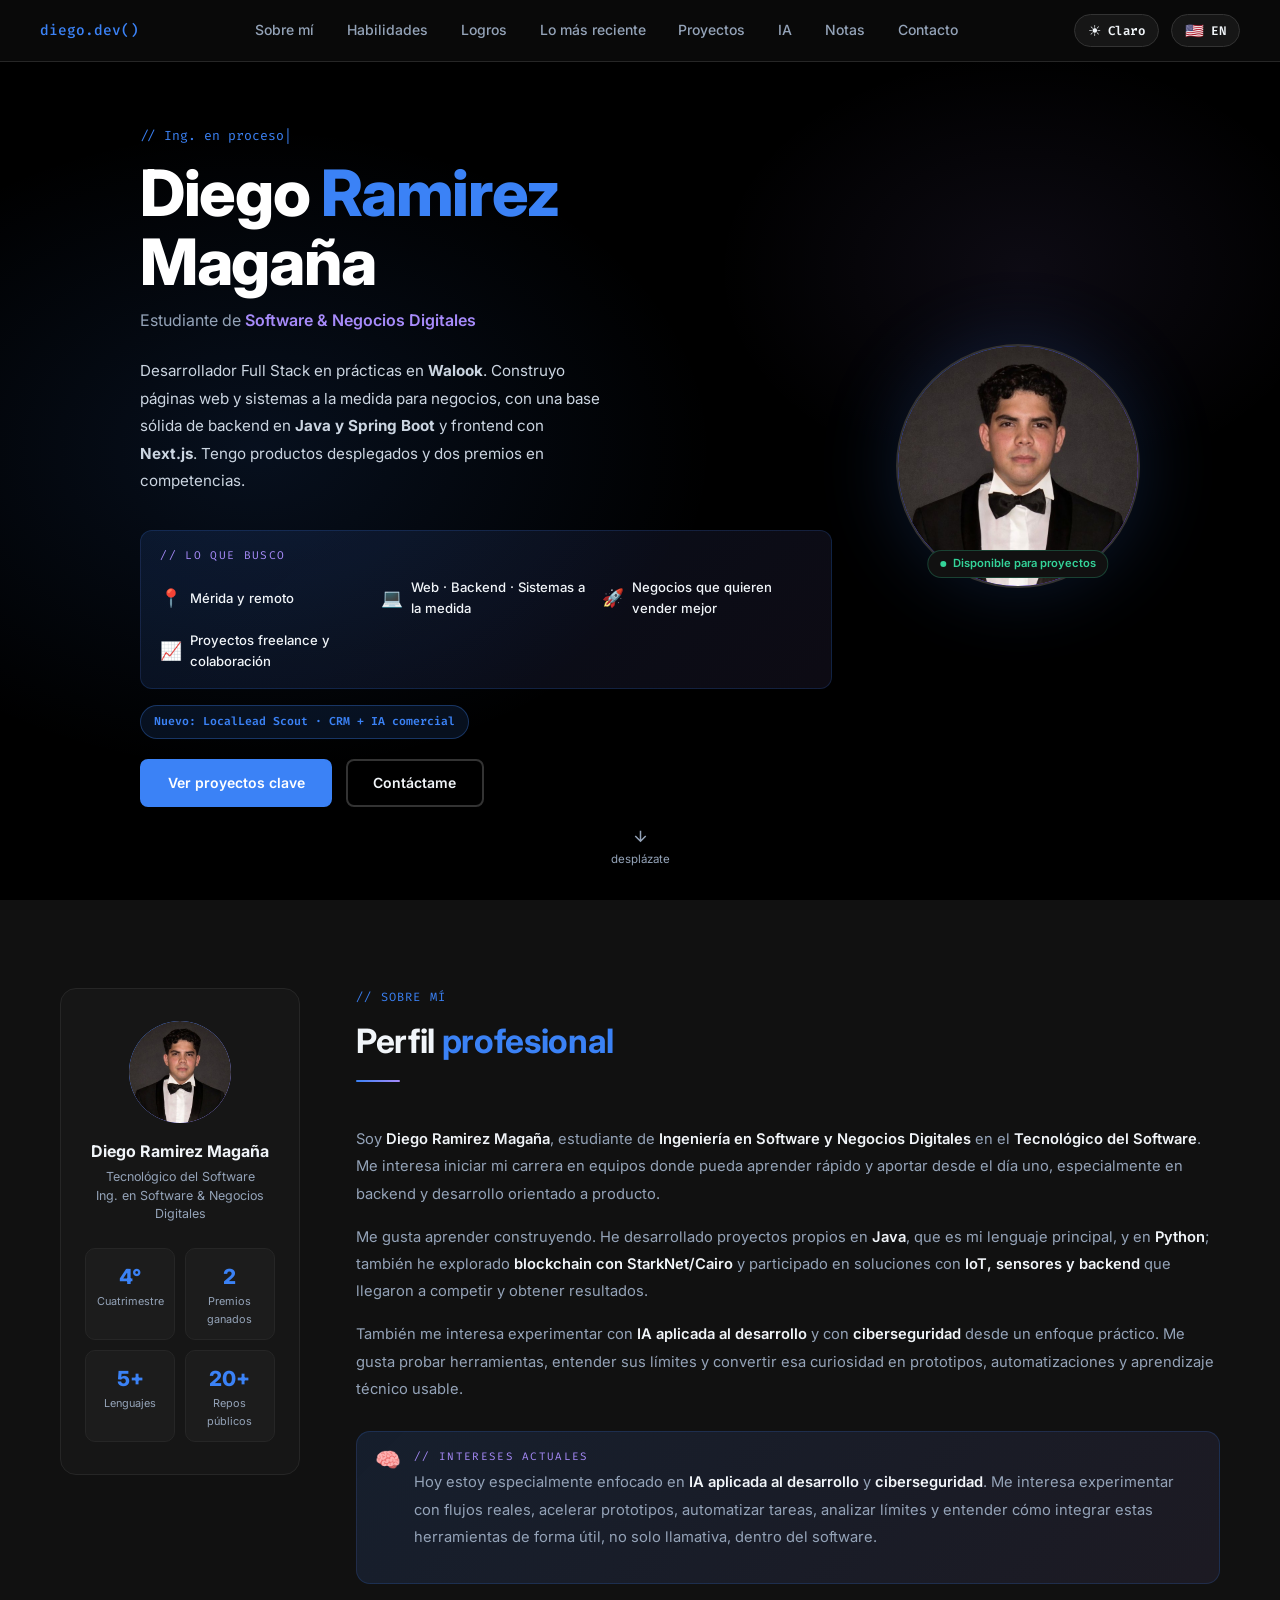
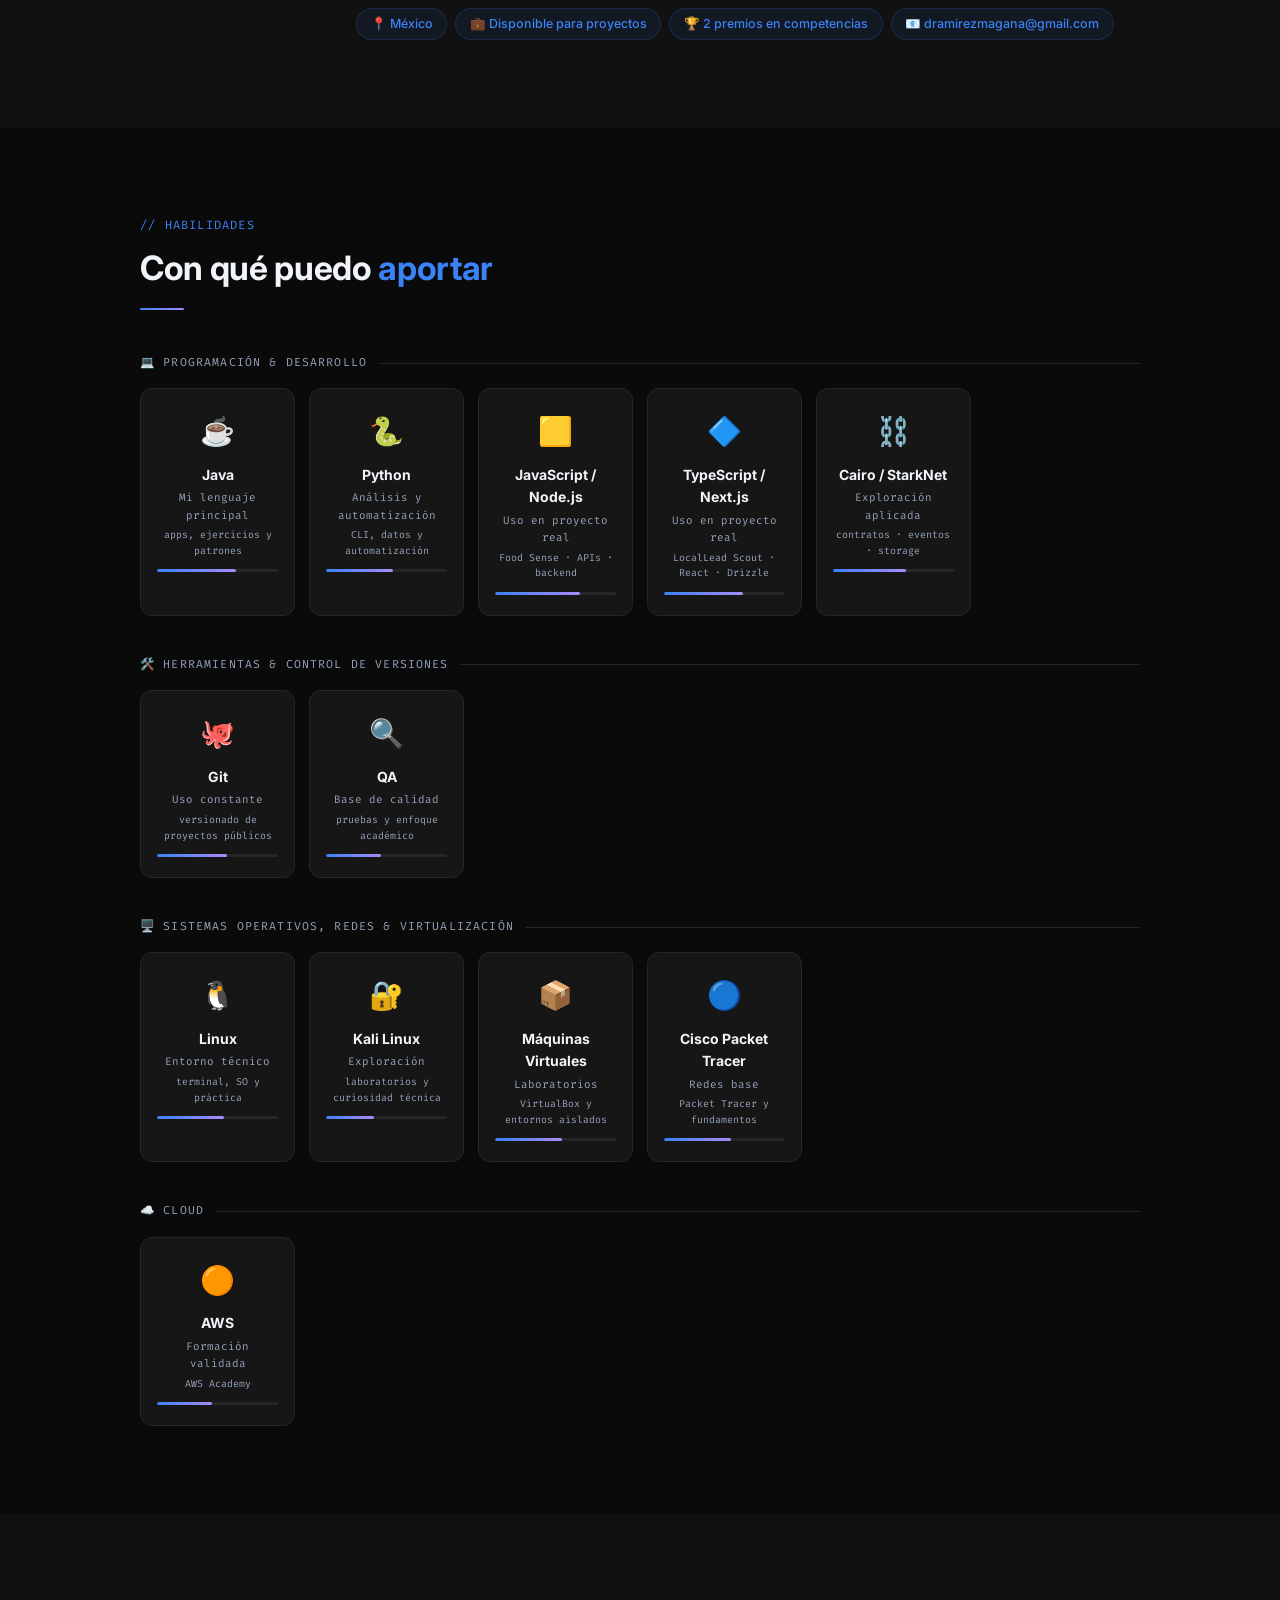
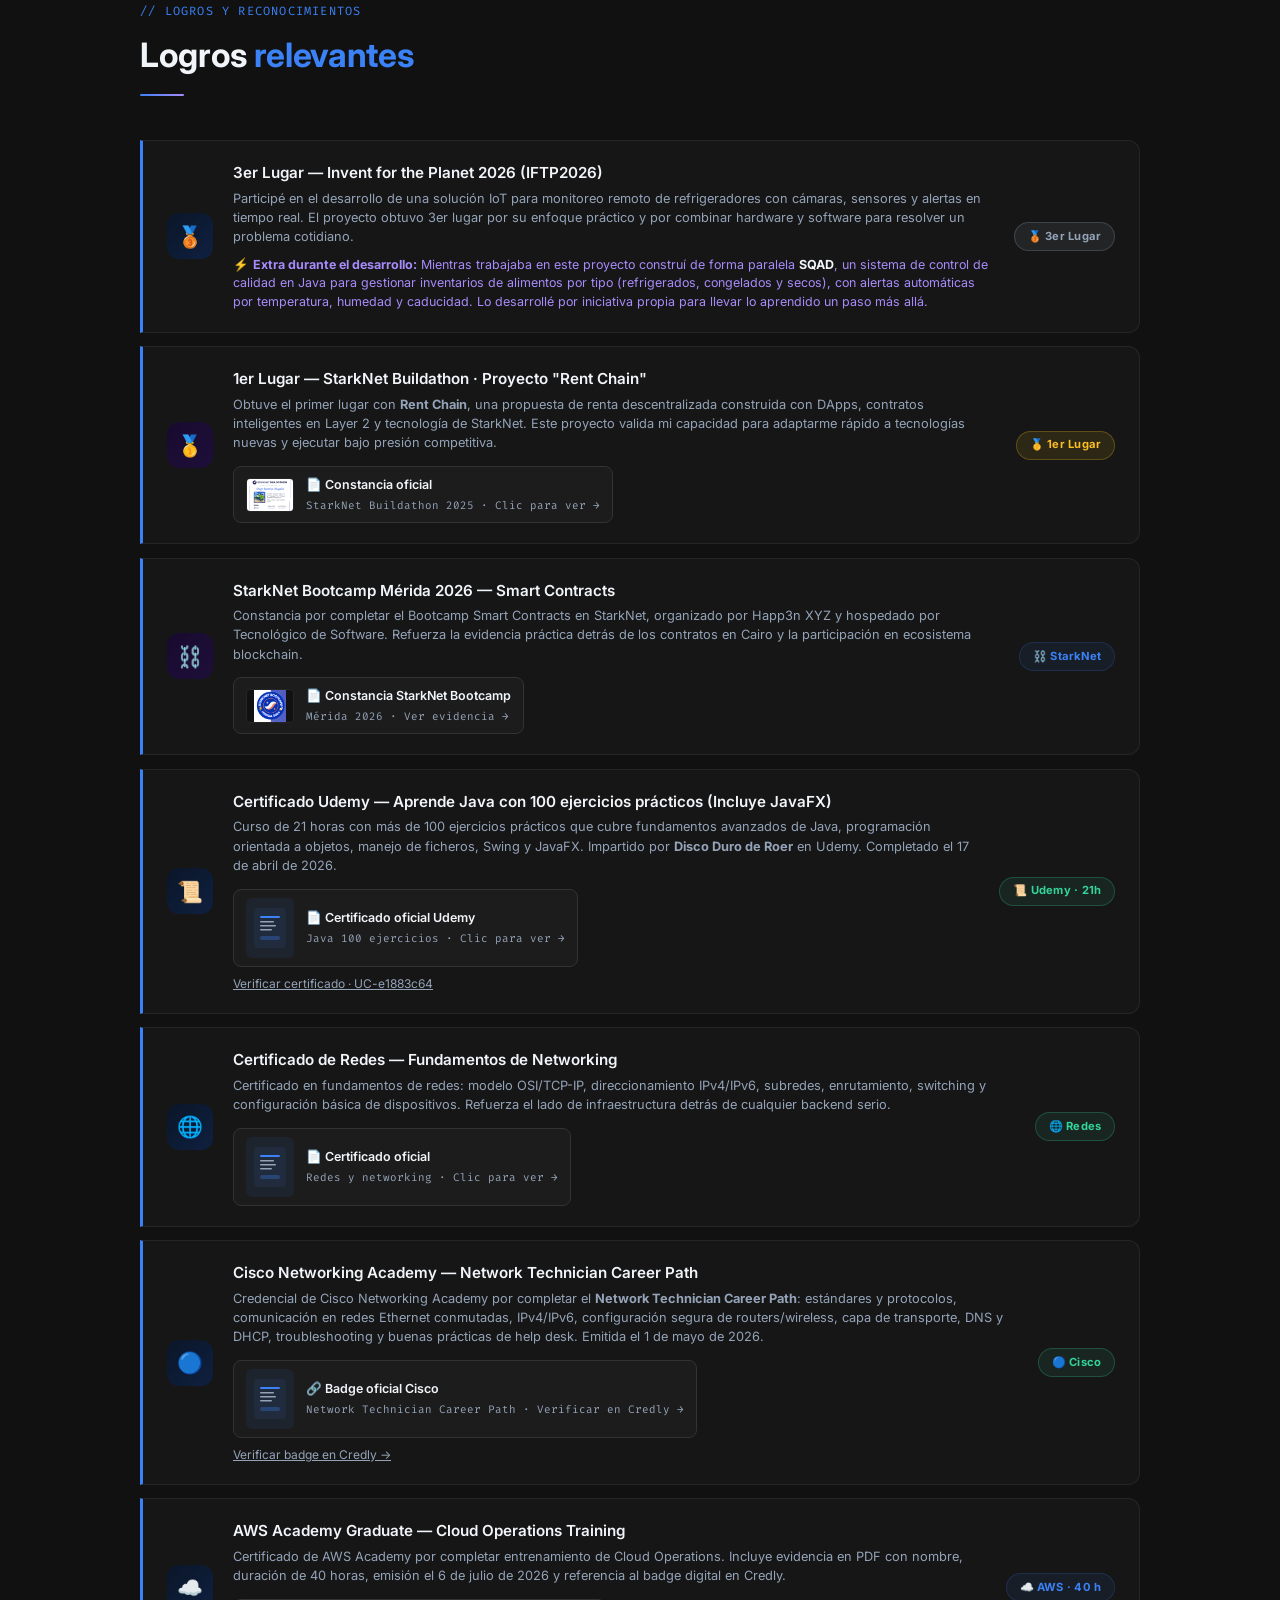
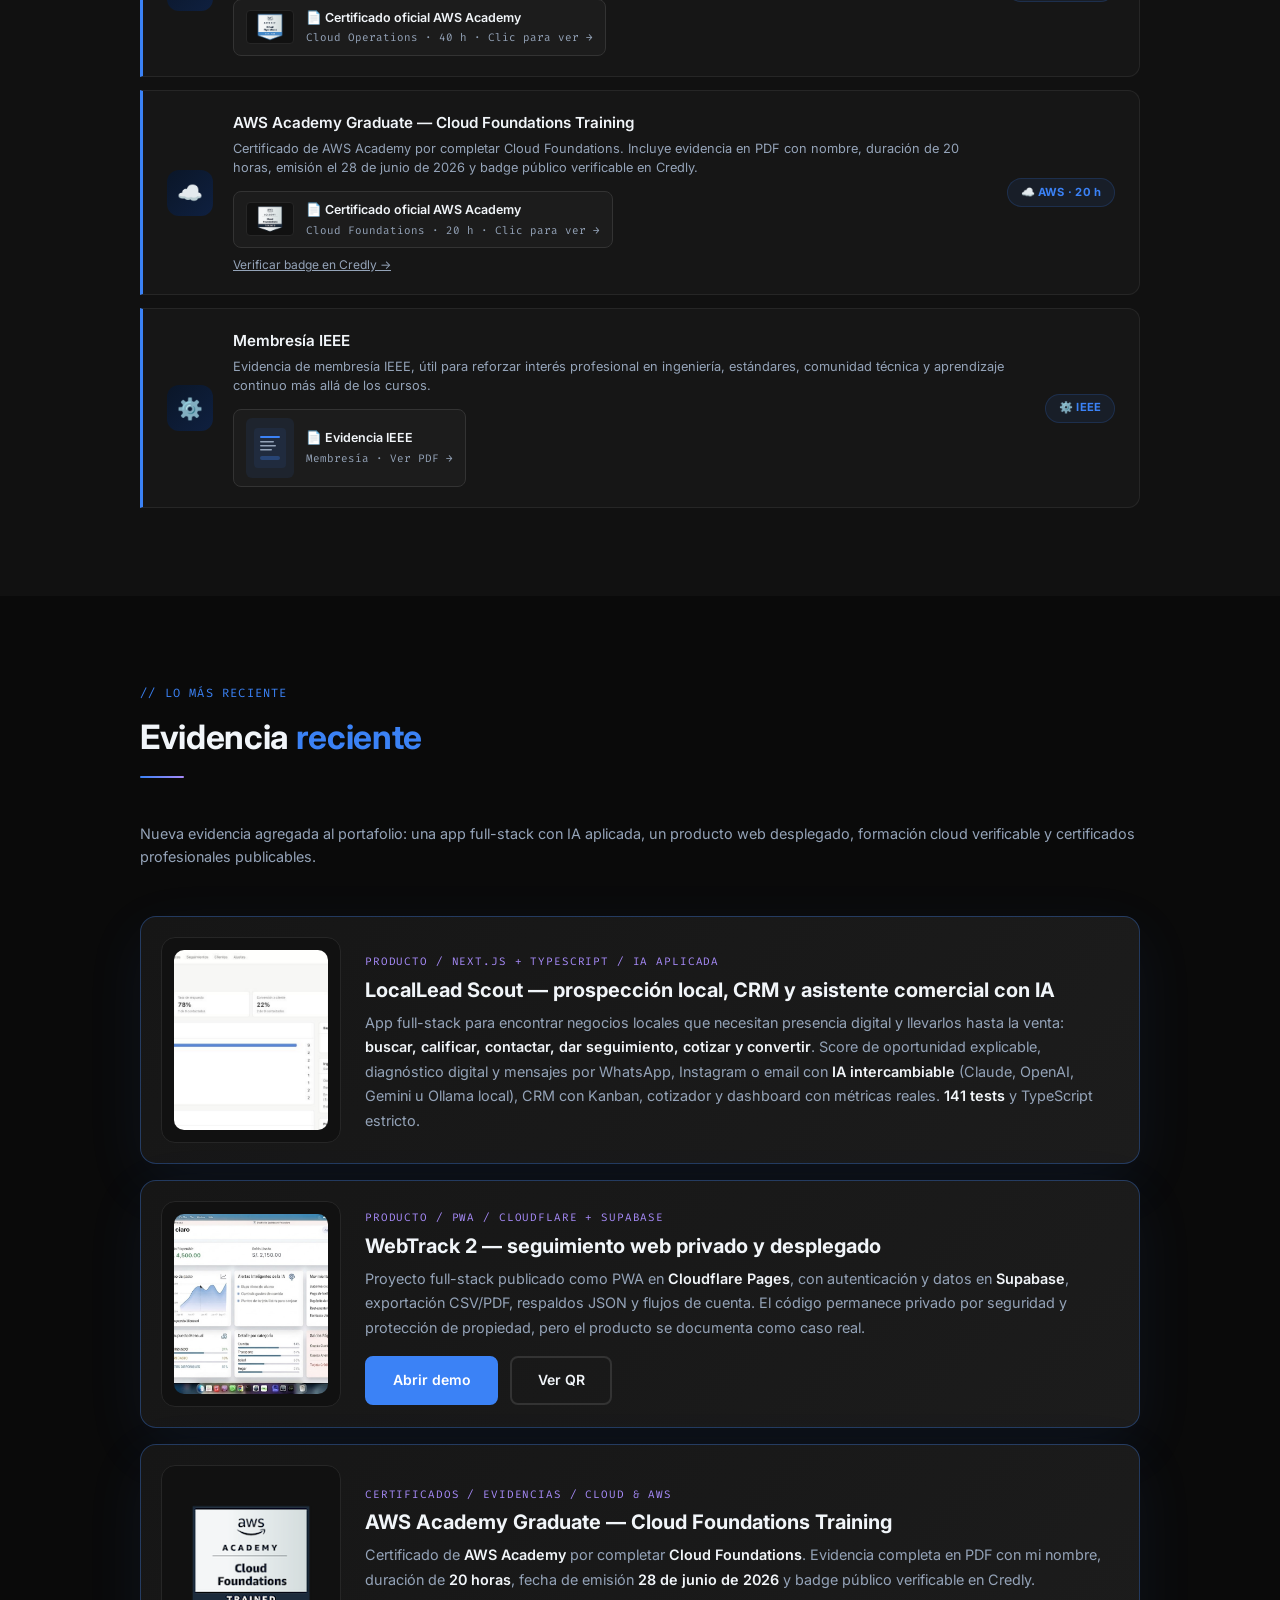
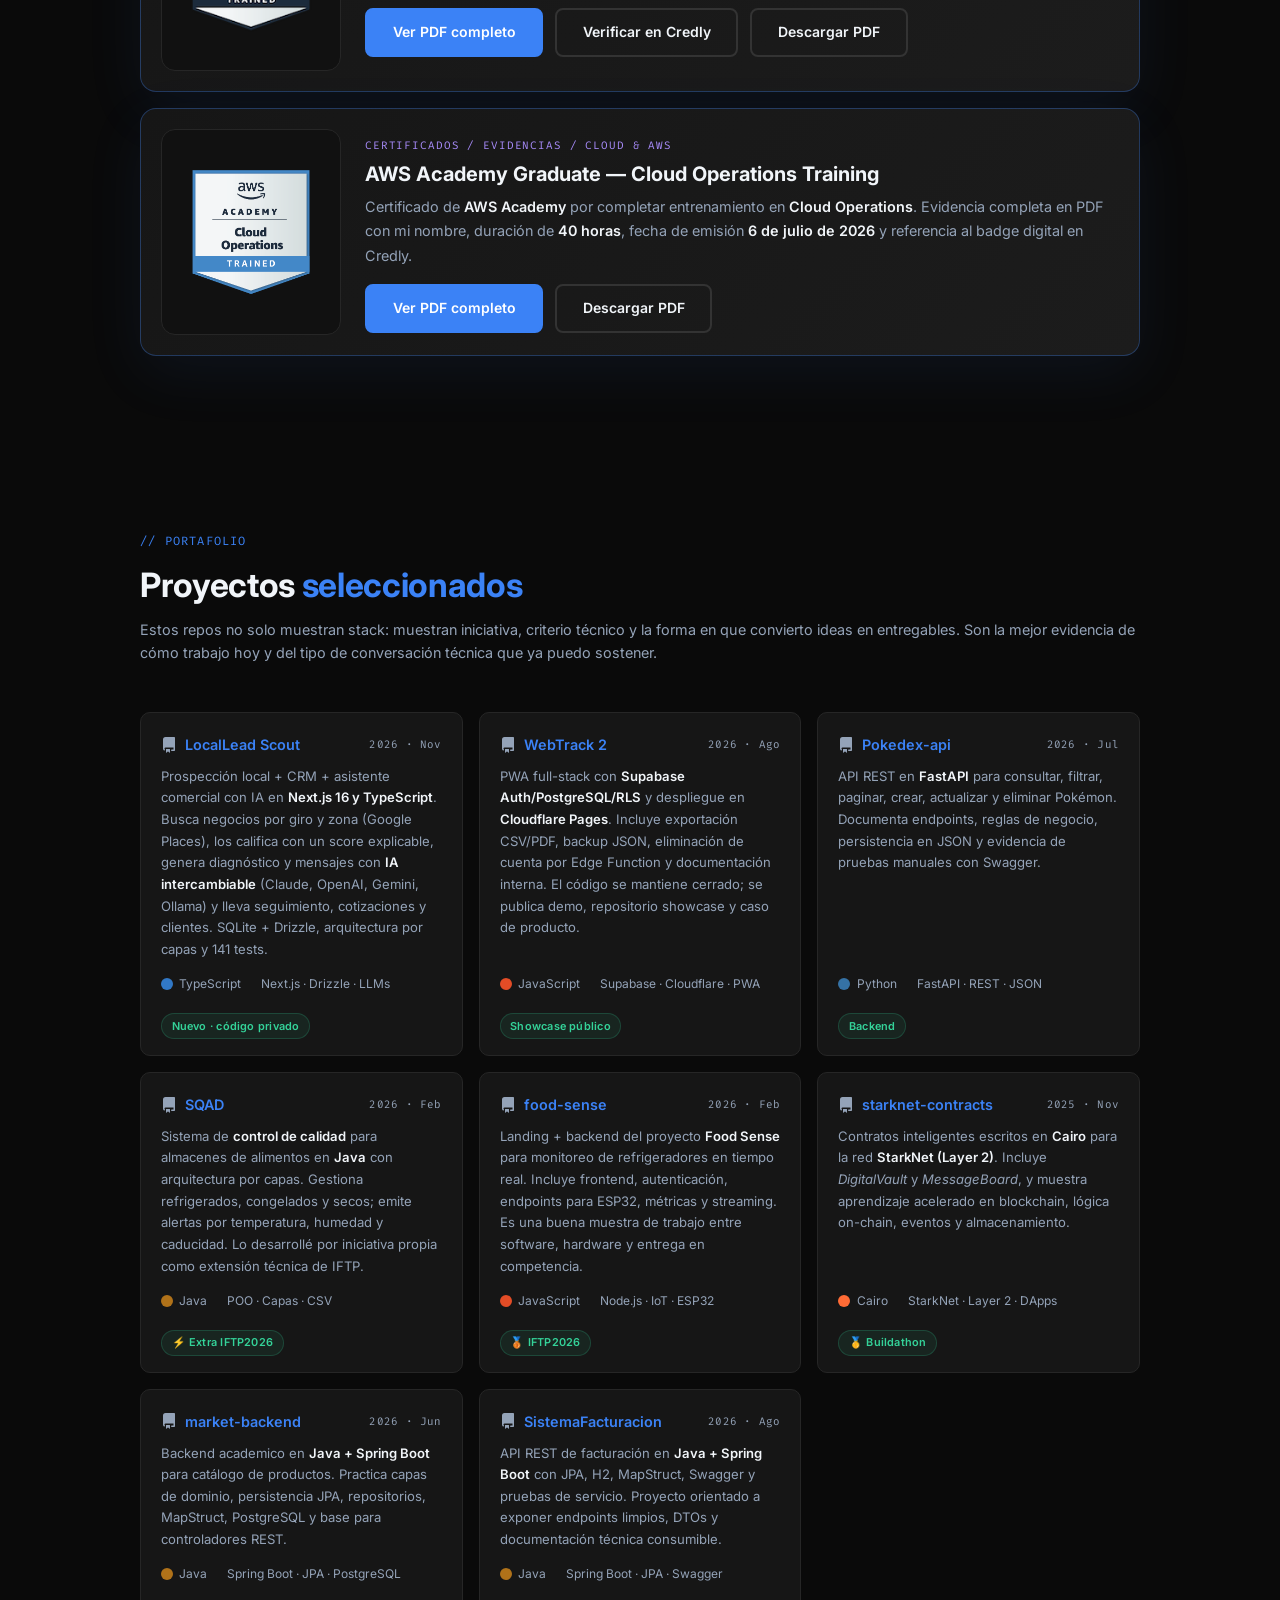
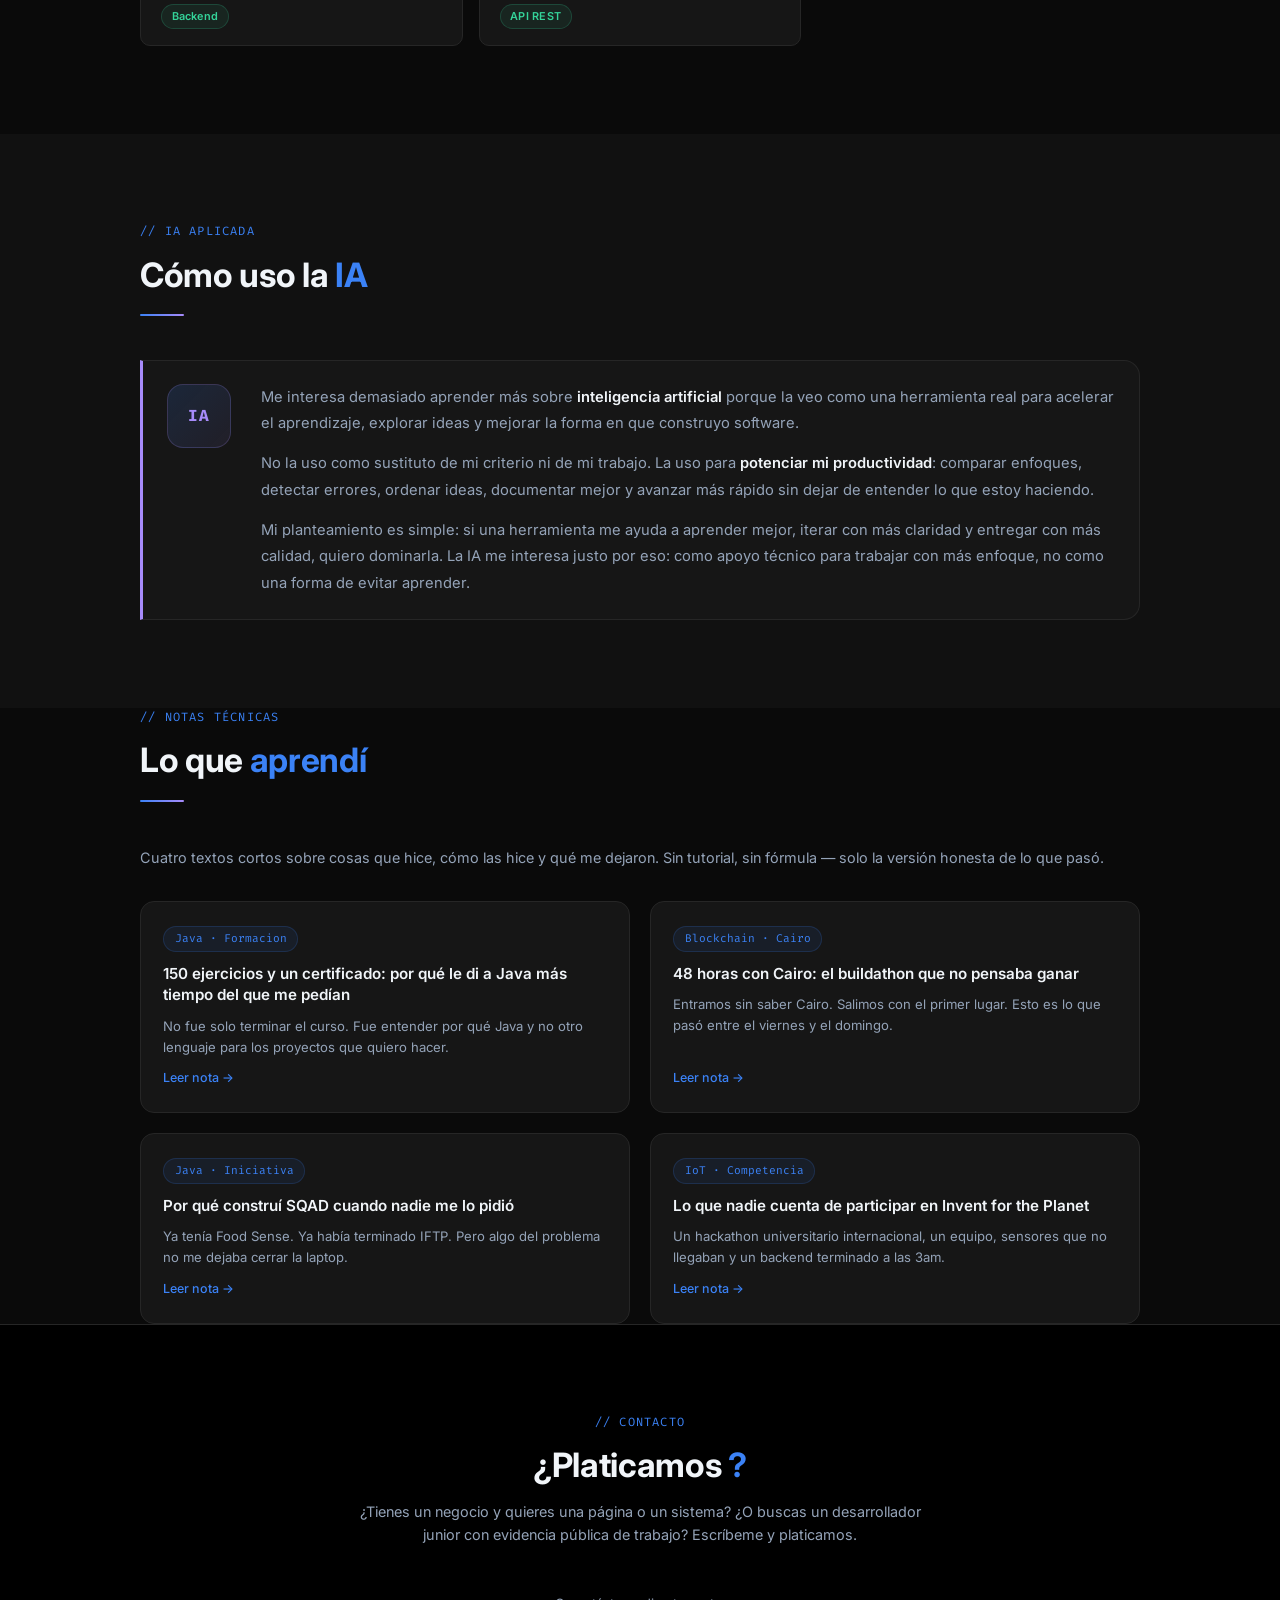
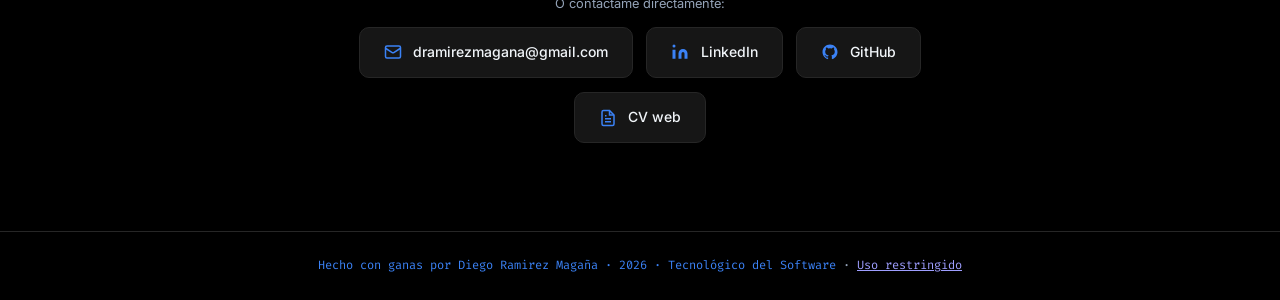
<file: index.html>
<!DOCTYPE html>
<html lang="es">
<head>
  <meta charset="UTF-8"/>
  <meta name="viewport" content="width=device-width, initial-scale=1.0"/>
  <title id="page-title">Diego Ramirez Magaña | Portafolio</title>

  <link rel="canonical" href="https://epinki07.github.io/portfolio/"/>

  <!-- Open Graph / LinkedIn preview -->
  <meta property="og:type"        content="website"/>
  <meta property="og:title"       id="meta-og-title" content="Diego Ramirez Magaña | Software, backend e innovación aplicada"/>
  <meta property="og:description" id="meta-og-description" content="Estudiante de software con proyectos en Java, Spring Boot, Python, IoT y StarkNet. Dos premios en competencias. Busco prácticas en backend, REST APIs, MySQL. Abierto a roles junior."/>
  <meta property="og:url"         content="https://epinki07.github.io/portfolio/"/>
  <meta property="og:image"       content="https://epinki07.github.io/portfolio/buildathon-constancia.png"/>
  <meta name="twitter:card"       content="summary_large_image"/>
  <meta name="twitter:title"      content="Diego Ramirez Magaña | Portafolio"/>
  <meta name="twitter:description" content="Backend, cloud, Android, IoT y proyectos con evidencia verificable."/>
  <meta name="twitter:image"      content="https://epinki07.github.io/portfolio/buildathon-constancia.png"/>
  <meta name="description"        id="meta-description" content="Portafolio de Diego Ramirez Magaña. Estudiante de software con proyectos en Java, Spring Boot, Python, REST APIs, MySQL, IoT. 2 premios en competencias. Abierto a prácticas y oportunidades junior en backend."/>
  <meta name="author"             content="Diego Ramirez Magaña"/>
  <meta name="theme-color"        content="#3b82f6"/>

  <script>
    (function () {
      var storedTheme = null;
      try {
        storedTheme = localStorage.getItem('portfolio-theme');
      } catch (error) {}
      var theme = storedTheme === 'light' ? 'light' : 'dark';
      document.documentElement.setAttribute('data-theme', theme);
      var themeMeta = document.querySelector('meta[name="theme-color"]');
      if (themeMeta) themeMeta.setAttribute('content', theme === 'light' ? '#f7fbff' : '#0a0a0a');
    })();
  </script>

  <!-- Favicon SVG -->
  <link rel="icon" type="image/svg+xml" href="data:image/svg+xml,<svg xmlns='http://www.w3.org/2000/svg' viewBox='0 0 32 32'><rect width='32' height='32' rx='8' fill='%233b82f6'/><text x='50%25' y='54%25' dominant-baseline='middle' text-anchor='middle' font-family='Inter,sans-serif' font-weight='800' font-size='14' fill='white'>DR</text></svg>"/>
  <link rel="apple-touch-icon" href="data:image/svg+xml,<svg xmlns='http://www.w3.org/2000/svg' viewBox='0 0 180 180'><rect width='180' height='180' rx='36' fill='%233b82f6'/><text x='50%25' y='54%25' dominant-baseline='middle' text-anchor='middle' font-family='Inter,sans-serif' font-weight='800' font-size='78' fill='white'>DR</text></svg>"/>

  <!-- JSON-LD Schema.org Person -->
  <script type="application/ld+json">
  {
    "@context": "https://schema.org",
    "@type": "Person",
    "name": "Diego Ramirez Magaña",
    "givenName": "Diego",
    "familyName": "Ramirez Magaña",
    "jobTitle": "Estudiante de Ingeniería en Software y Negocios Digitales | Desarrollo web y sistemas a la medida",
    "email": "mailto:dramirezmagana@gmail.com",
    "url": "https://epinki07.github.io/portfolio/",
    "nationality": "Mexican",
    "alumniOf": {
      "@type": "EducationalOrganization",
      "name": "Tecnológico del Software",
      "address": {
        "@type": "PostalAddress",
        "addressLocality": "Mérida",
        "addressRegion": "Yucatán",
        "addressCountry": "MX"
      }
    },
    "award": [
      "1er Lugar — StarkNet Buildathon 2025 (Proyecto Rent Chain)",
      "3er Lugar — Invent for the Planet 2026 (IFTP2026)"
    ],
    "hasCredential": [
      {
        "@type": "EducationalOccupationalCredential",
        "name": "StarkNet Bootcamp Merida 2026 — Smart Contracts",
        "url": "https://epinki07.github.io/portfolio/cv/starknet-bootcamp-merida-2026.png",
        "credentialCategory": "Certificate",
        "recognizedBy": { "@type": "Organization", "name": "Happ3n XYZ" },
        "dateCreated": "2026-03-26"
      },
      {
        "@type": "EducationalOccupationalCredential",
        "name": "Aprende Java con 100 ejercicios prácticos (Incluye JavaFX)",
        "url": "https://ude.my/UC-e1883c64-c1e4-4f4a-b06f-751a5457dcdd",
        "credentialCategory": "Certificate",
        "recognizedBy": { "@type": "Organization", "name": "Udemy" },
        "dateCreated": "2026-04-17"
      },
      {
        "@type": "EducationalOccupationalCredential",
        "name": "Certificado de Redes — Fundamentos de Networking",
        "credentialCategory": "Certificate",
        "dateCreated": "2026-04-27"
      },
      {
        "@type": "EducationalOccupationalCredential",
        "name": "Cisco Networking Academy — Network Technician Career Path",
        "url": "https://www.credly.com/badges/a288bd71-a73c-40fb-9f00-145ce018b2ae/public_url",
        "credentialCategory": "Certificate",
        "recognizedBy": { "@type": "Organization", "name": "Cisco Networking Academy" },
        "dateCreated": "2026-05-01"
      },
      {
        "@type": "EducationalOccupationalCredential",
        "name": "AWS Academy Graduate — Cloud Foundations Training",
        "url": "https://www.credly.com/badges/35bd83cd-ca8d-4fe8-8dba-957d98e2ddbc/public_url",
        "credentialCategory": "Certificate",
        "recognizedBy": { "@type": "Organization", "name": "Amazon Web Services Training and Certification" },
        "dateCreated": "2026-06-28"
      },
      {
        "@type": "EducationalOccupationalCredential",
        "name": "AWS Academy Graduate — Cloud Operations Training",
        "url": "https://epinki07.github.io/portfolio/cv/AWS_Academy_Cloud_Operations_Diego_Ramirez_2026.pdf",
        "credentialCategory": "Certificate",
        "recognizedBy": { "@type": "Organization", "name": "AWS Academy" },
        "dateCreated": "2026-07-06"
      }
    ],
    "memberOf": {
      "@type": "Organization",
      "name": "IEEE",
      "url": "https://www.ieee.org/"
    },
    "knowsAbout": [
      "Java", "Python", "HTML", "POO",
      "Kotlin", "Android", "Room", "MVVM",
      "Spring Boot", "FastAPI", "REST APIs", "PostgreSQL",
      "Supabase", "Row Level Security", "Cloudflare Pages", "GitHub Actions",
      "StarkNet", "Cairo", "Smart Contracts", "Blockchain",
      "Linux", "Kali Linux", "Cisco Packet Tracer",
      "AWS", "Git", "SQL"
    ],
    "sameAs": [
      "https://github.com/epinki07",
      "https://www.linkedin.com/in/diego-ramirez-magana-backend/"
    ]
  }
  </script>

  <link rel="preconnect" href="https://fonts.googleapis.com"/>
  <link rel="preconnect" href="https://fonts.gstatic.com" crossorigin/>
  <link href="https://fonts.googleapis.com/css2?family=Inter:wght@300;400;500;600;700;800&family=Fira+Code:wght@400;500&display=swap" rel="stylesheet"/>
  <link rel="stylesheet" href="css/styles.css"/>

  <!-- Analytics desactivado hasta configurar un Measurement ID real. -->
</head>
<body>

  <!-- SCROLL PROGRESS BAR -->
  <div id="scroll-progress"></div>

  <!-- NAV -->
  <nav aria-label="Navegación principal">
    <span class="nav-logo">diego.dev()</span>
    <ul class="nav-links" id="nav-links">
      <li><a href="#about" id="nav-about">Sobre mí</a></li>
      <li><a href="#skills" id="nav-skills">Habilidades</a></li>
      <li><a href="#logros" id="nav-achievements">Logros</a></li>
      <li><a href="#reciente" id="nav-latest">Lo más reciente</a></li>
      <li><a href="#portafolio" id="nav-projects">Proyectos</a></li>
      <li><a href="#ia" id="nav-ai">IA</a></li>
      <li><a href="#notas" id="nav-notes">Notas</a></li>
      <li><a href="#contacto" id="nav-contact">Contacto</a></li>
    </ul>
    <div class="nav-right">
      <button class="theme-btn" id="theme-toggle" aria-label="Cambiar a modo claro">
        <span class="theme-icon" aria-hidden="true">☀</span><span class="theme-label">Claro</span>
      </button>
      <button class="lang-btn" id="lang-toggle" aria-label="Cambiar a inglés">
        <span class="lang-flag">🇺🇸</span><span class="lang-label">EN</span>
      </button>
      <button class="hamburger" id="hamburger" aria-label="Abrir menú" aria-expanded="false" aria-controls="nav-links">
        <span></span><span></span><span></span>
      </button>
    </div>
  </nav>

  <!-- HERO -->
  <section class="hero" id="inicio">
    <div class="hero-inner">
      <div class="hero-text">
        <span class="hero-label" id="typing-label"></span>
        <h1>Diego <span class="highlight">Ramirez</span><br/>Magaña</h1>
        <p class="hero-role" id="hero-role">Estudiante de <strong>Software &amp; Negocios Digitales</strong></p>
        <p class="hero-desc" id="hero-desc">Desarrollador Full Stack en prácticas en <strong>Walook</strong>. Construyo páginas web y sistemas a la medida para negocios, con una base sólida de backend en <strong>Java y Spring Boot</strong> y frontend con <strong>Next.js</strong>. Tengo productos desplegados y dos premios en competencias.</p>

        <!-- QUÉ BUSCO -->
        <div class="looking-for">
          <span class="looking-for-label">// lo que busco</span>
          <div class="looking-for-grid">
            <div class="looking-for-item">
              <span class="looking-for-icon">📍</span>
              <span id="looking-for-location">Mérida y remoto</span>
            </div>
            <div class="looking-for-item">
              <span class="looking-for-icon">💻</span>
              <span id="looking-for-stack">Web · Backend · Sistemas a la medida</span>
            </div>
            <div class="looking-for-item">
              <span class="looking-for-icon">🚀</span>
              <span id="looking-for-teams">Negocios que quieren vender mejor</span>
            </div>
            <div class="looking-for-item">
              <span class="looking-for-icon">📈</span>
              <span id="looking-for-type">Proyectos freelance y colaboración</span>
            </div>
          </div>
        </div>

        <a href="#reciente" class="latest-hero-link" id="hero-latest-link">Nuevo: LocalLead Scout · CRM + IA comercial</a>

        <div class="hero-btns">
          <a href="#portafolio" class="btn btn-primary" id="hero-btn-achievements">Ver proyectos clave</a>
          <a href="#contacto" class="btn btn-ghost" id="hero-btn-contact">Contáctame</a>
        </div>
      </div>
      <div class="hero-avatar-wrap">
        <div class="hero-avatar">
          <img src="profile.jpg" alt="Foto de Diego Ramirez Magaña, estudiante de Ingeniería en Software" width="320" height="320" fetchpriority="high"/>
        </div>
        <span class="online-pill" id="availability-pill">Disponible para proyectos</span>
      </div>
    </div>
    <div class="scroll-hint">
      <svg width="18" height="18" viewBox="0 0 24 24" fill="none" stroke="currentColor" stroke-width="2" aria-hidden="true" focusable="false">
        <path d="M12 5v14M5 12l7 7 7-7"/>
      </svg>
      <span id="scroll-hint-label">desplázate</span>
    </div>
  </section>

  <!-- ABOUT -->
  <section id="about">
    <div class="container container-wide">
      <div class="about-grid">
        <div class="about-card">
          <div class="about-avatar">
            <img src="profile.jpg" alt="Retrato de Diego Ramirez Magaña" loading="lazy" decoding="async" width="160" height="160"/>
          </div>
          <h3>Diego Ramirez Magaña</h3>
          <p id="about-card-program">Tecnológico del Software<br/>Ing. en Software &amp; Negocios Digitales</p>
          <div class="about-stats">
            <div class="stat">
              <div class="stat-num">4°</div>
              <div class="stat-label" id="stat-year-label">Cuatrimestre</div>
            </div>
            <div class="stat">
              <div class="stat-num" data-count="2">2</div>
              <div class="stat-label" id="stat-awards-label">Premios ganados</div>
            </div>
            <div class="stat">
              <div class="stat-num">5+</div>
              <div class="stat-label" id="stat-languages-label">Lenguajes</div>
            </div>
            <div class="stat">
              <div class="stat-num">20+</div>
              <div class="stat-label" id="stat-repos-label">Repos públicos</div>
            </div>
          </div>
        </div>
        <div class="about-body">
          <span class="section-tag" id="about-tag">// sobre mí</span>
          <h2 class="section-title" id="about-title">Perfil <span>profesional</span></h2>
          <div class="divider"></div>
          <p id="about-p1">
            Soy <strong>Diego Ramirez Magaña</strong>, estudiante de
            <strong>Ingeniería en Software y Negocios Digitales</strong> en el
            <strong>Tecnológico del Software</strong>. Me interesa iniciar mi carrera
            en equipos donde pueda aprender rápido y aportar desde el día uno,
            especialmente en backend y desarrollo orientado a producto.
          </p>
          <p id="about-p2">
            Me gusta aprender construyendo. He desarrollado proyectos propios en
            <strong>Java</strong>, que es mi lenguaje principal, y en
            <strong>Python</strong>; también he explorado
            <strong>blockchain con StarkNet/Cairo</strong> y participado en soluciones
            con <strong>IoT, sensores y backend</strong> que llegaron a competir y
            obtener resultados.
          </p>
          <p id="about-p3">
            También me interesa experimentar con <strong>IA aplicada al desarrollo</strong>
            y con <strong>ciberseguridad</strong> desde un enfoque práctico. Me gusta
            probar herramientas, entender sus límites y convertir esa curiosidad en
            prototipos, automatizaciones y aprendizaje técnico usable.
          </p>
          <div class="now-learning">
            <span class="now-learning-icon" aria-hidden="true">🧠</span>
            <div class="now-learning-body">
              <span class="now-learning-label" id="now-learning-label">// intereses actuales</span>
              <p class="now-learning-text" id="now-learning-text">
                Hoy estoy especialmente enfocado en
                <strong>IA aplicada al desarrollo</strong> y
                <strong>ciberseguridad</strong>. Me interesa experimentar con flujos
                reales, acelerar prototipos, automatizar tareas, analizar límites y
                entender cómo integrar estas herramientas de forma útil, no solo
                llamativa, dentro del software.
              </p>
            </div>
          </div>
          <div class="chips">
            <span class="chip" id="chip-location">📍 México</span>
            <span class="chip" id="chip-year">💼 Disponible para proyectos</span>
            <span class="chip" id="chip-awards">🏆 2 premios en competencias</span>
            <span class="chip" id="chip-email">📧 dramirezmagana@gmail.com</span>
          </div>
        </div>
      </div>
    </div>
  </section>

  <!-- SKILLS -->
  <section id="skills">
    <div class="container">
      <span class="section-tag" id="skills-tag">// habilidades</span>
      <h2 class="section-title" id="skills-title">Con qué puedo <span>aportar</span></h2>
      <div class="divider"></div>
      <div class="skills-categories">

        <div>
          <div class="skill-category-label" id="skills-category-dev">💻 Programación &amp; Desarrollo</div>
          <div class="skills-grid">

            <div class="skill-card">
              <span class="skill-emoji" aria-hidden="true">☕</span>
              <div class="skill-name">Java</div>
              <div class="skill-level" id="skill-java-level">Mi lenguaje principal</div>
              <div class="skill-meta" id="skill-java-meta">apps, ejercicios y patrones</div>
              <div class="skill-bar"><div class="skill-fill" style="width:65%"></div></div>
            </div>

            <div class="skill-card">
              <span class="skill-emoji" aria-hidden="true">🐍</span>
              <div class="skill-name">Python</div>
              <div class="skill-level" id="skill-python-level">Análisis y automatización</div>
              <div class="skill-meta" id="skill-python-meta">CLI, datos y automatización</div>
              <div class="skill-bar"><div class="skill-fill" style="width:55%"></div></div>
            </div>

            <div class="skill-card">
              <span class="skill-emoji" aria-hidden="true">🟨</span>
              <div class="skill-name">JavaScript / Node.js</div>
              <div class="skill-level" id="skill-oop-level">Uso en proyecto real</div>
              <div class="skill-meta" id="skill-oop-meta">Food Sense · APIs · backend</div>
              <div class="skill-bar"><div class="skill-fill" style="width:70%"></div></div>
            </div>

            <div class="skill-card">
              <span class="skill-emoji" aria-hidden="true">🔷</span>
              <div class="skill-name">TypeScript / Next.js</div>
              <div class="skill-level" id="skill-ts-level">Uso en proyecto real</div>
              <div class="skill-meta" id="skill-ts-meta">LocalLead Scout · React · Drizzle</div>
              <div class="skill-bar"><div class="skill-fill" style="width:65%"></div></div>
            </div>

            <div class="skill-card">
              <span class="skill-emoji" aria-hidden="true">⛓️</span>
              <div class="skill-name">Cairo / StarkNet</div>
              <div class="skill-level" id="skill-html-level">Exploración aplicada</div>
              <div class="skill-meta" id="skill-html-meta">contratos · eventos · storage</div>
              <div class="skill-bar"><div class="skill-fill" style="width:60%"></div></div>
            </div>

          </div>
        </div>

        <div>
          <div class="skill-category-label" id="skills-category-tools">🛠️ Herramientas &amp; Control de versiones</div>
          <div class="skills-grid">

            <div class="skill-card">
              <span class="skill-emoji" aria-hidden="true">🐙</span>
              <div class="skill-name" id="skill-git-name">Git</div>
              <div class="skill-level" id="skill-git-level">Uso constante</div>
              <div class="skill-meta" id="skill-git-meta">versionado de proyectos públicos</div>
              <div class="skill-bar"><div class="skill-fill" style="width:58%"></div></div>
            </div>

            <div class="skill-card">
              <span class="skill-emoji" aria-hidden="true">🔍</span>
              <div class="skill-name">QA</div>
              <div class="skill-level" id="skill-qa-level">Base de calidad</div>
              <div class="skill-meta" id="skill-qa-meta">pruebas y enfoque académico</div>
              <div class="skill-bar"><div class="skill-fill" style="width:45%"></div></div>
            </div>

          </div>
        </div>

        <div>
          <div class="skill-category-label" id="skills-category-systems">🖥️ Sistemas operativos, Redes &amp; Virtualización</div>
          <div class="skills-grid">

            <div class="skill-card">
              <span class="skill-emoji" aria-hidden="true">🐧</span>
              <div class="skill-name">Linux</div>
              <div class="skill-level" id="skill-linux-level">Entorno técnico</div>
              <div class="skill-meta" id="skill-linux-meta">terminal, SO y práctica</div>
              <div class="skill-bar"><div class="skill-fill" style="width:55%"></div></div>
            </div>

            <div class="skill-card">
              <span class="skill-emoji" aria-hidden="true">🔐</span>
              <div class="skill-name">Kali Linux</div>
              <div class="skill-level" id="skill-kali-level">Exploración</div>
              <div class="skill-meta" id="skill-kali-meta">laboratorios y curiosidad técnica</div>
              <div class="skill-bar"><div class="skill-fill" style="width:40%"></div></div>
            </div>

            <div class="skill-card">
              <span class="skill-emoji" aria-hidden="true">📦</span>
              <div class="skill-name" id="skill-vm-name">Máquinas Virtuales</div>
              <div class="skill-level" id="skill-vm-level">Laboratorios</div>
              <div class="skill-meta" id="skill-vm-meta">VirtualBox y entornos aislados</div>
              <div class="skill-bar"><div class="skill-fill" style="width:55%"></div></div>
            </div>

            <div class="skill-card">
              <span class="skill-emoji" aria-hidden="true">🔵</span>
              <div class="skill-name">Cisco Packet Tracer</div>
              <div class="skill-level" id="skill-cisco-level">Redes base</div>
              <div class="skill-meta" id="skill-cisco-meta">Packet Tracer y fundamentos</div>
              <div class="skill-bar"><div class="skill-fill" style="width:55%"></div></div>
            </div>

          </div>
        </div>

        <div>
          <div class="skill-category-label" id="skills-category-cloud">☁️ Cloud</div>
          <div class="skills-grid">

            <div class="skill-card">
              <span class="skill-emoji" aria-hidden="true">🟠</span>
              <div class="skill-name">AWS</div>
              <div class="skill-level" id="skill-aws-level">Formación validada</div>
              <div class="skill-meta" id="skill-aws-meta">AWS Academy</div>
              <div class="skill-bar"><div class="skill-fill" style="width:45%"></div></div>
            </div>

          </div>
        </div>

      </div>
    </div>
  </section>

  <!-- LOGROS -->
  <section id="logros">
    <div class="container">
      <span class="section-tag" id="achievements-tag">// logros y reconocimientos</span>
      <h2 class="section-title" id="achievements-title">Logros <span>relevantes</span></h2>
      <div class="divider"></div>
      <div class="logros-list">

        <div class="logro-card">
          <div class="logro-icon thumb-blue" aria-hidden="true">🥉</div>
          <div class="logro-info">
            <h3 id="achievement-iftp-title">3er Lugar — Invent for the Planet 2026 (IFTP2026)</h3>
            <p id="achievement-iftp-desc">
              Participé en el desarrollo de una solución IoT para monitoreo remoto de
              refrigeradores con cámaras, sensores y alertas en tiempo real. El proyecto
              obtuvo 3er lugar por su enfoque práctico y por combinar hardware y software
              para resolver un problema cotidiano.
            </p>
            <p id="achievement-iftp-extra" style="margin-top:.6rem; font-size:.78rem; color:var(--accent2);">
              ⚡ <strong style="color:var(--accent2);">Extra durante el desarrollo:</strong>
              Mientras trabajaba en este proyecto construí de forma paralela
              <strong style="color:var(--text);">SQAD</strong>, un sistema de control de
              calidad en Java para gestionar inventarios de alimentos por tipo
              (refrigerados, congelados y secos), con alertas automáticas por temperatura,
              humedad y caducidad. Lo desarrollé por iniciativa propia para llevar lo
              aprendido un paso más allá.
            </p>
          </div>
          <span class="logro-badge badge-silver" id="achievement-iftp-badge">🥉 3er Lugar</span>
        </div>

        <div class="logro-card logro-card--expandable">
          <div class="logro-icon thumb-purple" aria-hidden="true">🥇</div>
          <div class="logro-info">
            <h3 id="achievement-buildathon-title">1er Lugar — StarkNet Buildathon · Proyecto "Rent Chain"</h3>
            <p id="achievement-buildathon-desc">
              Obtuve el primer lugar con <strong>Rent Chain</strong>, una propuesta de
              renta descentralizada construida con DApps, contratos inteligentes en
              Layer 2 y tecnología de StarkNet. Este proyecto valida mi capacidad para
              adaptarme rápido a tecnologías nuevas y ejecutar bajo presión competitiva.
            </p>
            <div class="constancia-thumb" id="certificate-trigger">
              <img src="buildathon-constancia.png" alt="Vista previa de la constancia del StarkNet Buildathon 2025" class="constancia-thumb-img" loading="lazy" decoding="async" width="80" height="56"/>
              <div class="constancia-thumb-info">
                <span class="constancia-thumb-name" id="certificate-title">📄 Constancia oficial</span>
                <span class="constancia-thumb-meta" id="certificate-meta">StarkNet Buildathon 2025 · Clic para ver →</span>
              </div>
            </div>
          </div>
          <span class="logro-badge badge-gold" id="achievement-buildathon-badge">🥇 1er Lugar</span>
        </div>


        <div class="logro-card logro-card--expandable">
          <div class="logro-icon thumb-purple" aria-hidden="true">⛓️</div>
          <div class="logro-info">
            <h3 id="achievement-starknet-bootcamp-title">StarkNet Bootcamp Mérida 2026 — Smart Contracts</h3>
            <p id="achievement-starknet-bootcamp-desc">
              Constancia por completar el Bootcamp Smart Contracts en StarkNet, organizado
              por Happ3n XYZ y hospedado por Tecnológico de Software. Refuerza la evidencia
              práctica detrás de los contratos en Cairo y la participación en ecosistema blockchain.
            </p>
            <a class="constancia-thumb" href="cv/starknet-bootcamp-merida-2026.png" target="_blank" rel="noopener noreferrer">
              <img src="assets/starknet-bootcamp-merida-2026-badge.png" alt="Badge StarkNet Bootcamp Merida 2026" class="constancia-thumb-img constancia-thumb-img--contain" loading="lazy" decoding="async" width="80" height="80"/>
              <div class="constancia-thumb-info">
                <span class="constancia-thumb-name" id="starknet-bootcamp-cert-title">📄 Constancia StarkNet Bootcamp</span>
                <span class="constancia-thumb-meta" id="starknet-bootcamp-cert-meta">Mérida 2026 · Ver evidencia →</span>
              </div>
            </a>
          </div>
          <span class="logro-badge badge-blue" id="achievement-starknet-bootcamp-badge">⛓️ StarkNet</span>
        </div>


        <div class="logro-card logro-card--expandable">
          <div class="logro-icon thumb-blue" aria-hidden="true">📜</div>
          <div class="logro-info">
            <h3 id="achievement-udemy-java-title">Certificado Udemy — Aprende Java con 100 ejercicios prácticos (Incluye JavaFX)</h3>
            <p id="achievement-udemy-java-desc">
              Curso de 21 horas con más de 100 ejercicios prácticos que cubre fundamentos avanzados de Java, programación orientada a objetos, manejo de ficheros, Swing y JavaFX. Impartido por <strong>Disco Duro de Roer</strong> en Udemy. Completado el 17 de abril de 2026.
            </p>
            <div class="constancia-thumb" id="udemy-cert-trigger">
              <div class="udemy-cert-preview" aria-hidden="true">
                <svg width="32" height="40" viewBox="0 0 32 40" fill="none" xmlns="http://www.w3.org/2000/svg" style="flex-shrink:0">
                  <rect width="32" height="40" rx="4" fill="var(--accent-soft-bg)"/>
                  <rect x="6" y="8" width="20" height="2" rx="1" fill="var(--accent)"/>
                  <rect x="6" y="13" width="14" height="1.5" rx="0.75" fill="var(--muted)"/>
                  <rect x="6" y="17" width="16" height="1.5" rx="0.75" fill="var(--muted)"/>
                  <rect x="6" y="21" width="12" height="1.5" rx="0.75" fill="var(--muted)"/>
                  <rect x="6" y="28" width="20" height="4" rx="2" fill="var(--accent)" opacity="0.3"/>
                </svg>
              </div>
              <div class="constancia-thumb-info">
                <span class="constancia-thumb-name" id="udemy-cert-title">📄 Certificado oficial Udemy</span>
                <span class="constancia-thumb-meta" id="udemy-cert-meta">Java 100 ejercicios · Clic para ver →</span>
              </div>
            </div>
            <p style="margin-top:.5rem; font-size:.75rem; color:var(--muted);">
              <a href="https://ude.my/UC-e1883c64-c1e4-4f4a-b06f-751a5457dcdd" target="_blank" rel="noopener noreferrer" id="achievement-udemy-java-link" style="color:var(--muted); text-decoration:underline;">Verificar en Udemy · UC-e1883c64</a>
            </p>
          </div>
          <span class="logro-badge badge-green" id="achievement-udemy-java-badge">📜 Udemy · 21h</span>
        </div>

        <div class="logro-card logro-card--expandable">
          <div class="logro-icon thumb-blue" aria-hidden="true">🌐</div>
          <div class="logro-info">
            <h3 id="achievement-redes-title">Certificado de Redes — Fundamentos de Networking</h3>
            <p id="achievement-redes-desc">
              Certificado en fundamentos de redes: modelo OSI/TCP-IP, direccionamiento IPv4/IPv6, subredes, enrutamiento, switching y configuración básica de dispositivos. Refuerza el lado de infraestructura detrás de cualquier backend serio.
            </p>
            <div class="constancia-thumb" id="redes-cert-trigger">
              <div class="udemy-cert-preview" aria-hidden="true">
                <svg width="32" height="40" viewBox="0 0 32 40" fill="none" xmlns="http://www.w3.org/2000/svg" style="flex-shrink:0">
                  <rect width="32" height="40" rx="4" fill="var(--accent-soft-bg)"/>
                  <rect x="6" y="8" width="20" height="2" rx="1" fill="var(--accent)"/>
                  <rect x="6" y="13" width="14" height="1.5" rx="0.75" fill="var(--muted)"/>
                  <rect x="6" y="17" width="16" height="1.5" rx="0.75" fill="var(--muted)"/>
                  <rect x="6" y="21" width="12" height="1.5" rx="0.75" fill="var(--muted)"/>
                  <rect x="6" y="28" width="20" height="4" rx="2" fill="var(--accent)" opacity="0.3"/>
                </svg>
              </div>
              <div class="constancia-thumb-info">
                <span class="constancia-thumb-name" id="redes-cert-title">📄 Certificado oficial</span>
                <span class="constancia-thumb-meta" id="redes-cert-meta">Redes y networking · Clic para ver →</span>
              </div>
            </div>
          </div>
          <span class="logro-badge badge-green" id="achievement-redes-badge">🌐 Redes</span>
        </div>

        <div class="logro-card logro-card--expandable">
          <div class="logro-icon thumb-blue" aria-hidden="true">🔵</div>
          <div class="logro-info">
            <h3 id="achievement-cisco-title">Cisco Networking Academy — Network Technician Career Path</h3>
            <p id="achievement-cisco-desc">
              Credencial de Cisco Networking Academy por completar el <strong>Network Technician Career Path</strong>: estándares y protocolos, comunicación en redes Ethernet conmutadas, IPv4/IPv6, configuración segura de routers/wireless, capa de transporte, DNS y DHCP, troubleshooting y buenas prácticas de help desk. Emitida el 1 de mayo de 2026.
            </p>
            <a class="constancia-thumb" href="https://www.credly.com/badges/a288bd71-a73c-40fb-9f00-145ce018b2ae/public_url" target="_blank" rel="noopener noreferrer">
              <div class="udemy-cert-preview" aria-hidden="true">
                <svg width="32" height="40" viewBox="0 0 32 40" fill="none" xmlns="http://www.w3.org/2000/svg" style="flex-shrink:0">
                  <rect width="32" height="40" rx="4" fill="var(--accent-soft-bg)"/>
                  <rect x="6" y="8" width="20" height="2" rx="1" fill="var(--accent)"/>
                  <rect x="6" y="13" width="14" height="1.5" rx="0.75" fill="var(--muted)"/>
                  <rect x="6" y="17" width="16" height="1.5" rx="0.75" fill="var(--muted)"/>
                  <rect x="6" y="21" width="12" height="1.5" rx="0.75" fill="var(--muted)"/>
                  <rect x="6" y="28" width="20" height="4" rx="2" fill="var(--accent)" opacity="0.3"/>
                </svg>
              </div>
              <div class="constancia-thumb-info">
                <span class="constancia-thumb-name" id="cisco-cert-title">🔗 Badge oficial Cisco</span>
                <span class="constancia-thumb-meta" id="cisco-cert-meta">Network Technician Career Path · Verificar en Credly →</span>
              </div>
            </a>
            <p style="margin-top:.5rem; font-size:.75rem; color:var(--muted);">
              <a href="https://www.credly.com/badges/a288bd71-a73c-40fb-9f00-145ce018b2ae/public_url" target="_blank" rel="noopener noreferrer" id="achievement-cisco-link" style="color:var(--muted); text-decoration:underline;">Verificar badge en Credly →</a>
            </p>
          </div>
          <span class="logro-badge badge-green" id="achievement-cisco-badge">🔵 Cisco</span>
        </div>

        <div class="logro-card logro-card--expandable">
          <div class="logro-icon thumb-blue" aria-hidden="true">☁️</div>
          <div class="logro-info">
            <h3 id="achievement-aws-title">AWS Academy Graduate — Cloud Operations Training</h3>
            <p id="achievement-aws-desc">
              Certificado de AWS Academy por completar entrenamiento de Cloud Operations.
              Incluye evidencia en PDF con nombre, duración de 40 horas, emisión el
              6 de julio de 2026 y referencia al badge digital en Credly.
            </p>
            <div class="constancia-thumb" id="aws-cert-logro-trigger">
              <img src="assets/aws-academy-cloud-operations-badge.png" alt="Badge AWS Academy Cloud Operations Trained" class="constancia-thumb-img constancia-thumb-img--contain" loading="lazy" decoding="async" width="80" height="80"/>
              <div class="constancia-thumb-info">
                <span class="constancia-thumb-name" id="aws-cert-title">📄 Certificado oficial AWS Academy</span>
                <span class="constancia-thumb-meta" id="aws-cert-meta">Cloud Operations · 40 h · Clic para ver →</span>
              </div>
            </div>
          </div>
          <span class="logro-badge badge-blue" id="achievement-aws-badge">☁️ AWS · 40 h</span>
        </div>

        <div class="logro-card logro-card--expandable">
          <div class="logro-icon thumb-blue" aria-hidden="true">☁️</div>
          <div class="logro-info">
            <h3 id="achievement-aws-foundations-title">AWS Academy Graduate — Cloud Foundations Training</h3>
            <p id="achievement-aws-foundations-desc">
              Certificado de AWS Academy por completar Cloud Foundations.
              Incluye evidencia en PDF con nombre, duración de 20 horas, emisión el
              28 de junio de 2026 y badge público verificable en Credly.
            </p>
            <div class="constancia-thumb" id="aws-foundations-cert-logro-trigger">
              <img src="assets/aws-academy-cloud-foundations-badge.png" alt="Badge AWS Academy Cloud Foundations Trained" class="constancia-thumb-img constancia-thumb-img--contain" loading="lazy" decoding="async" width="80" height="80"/>
              <div class="constancia-thumb-info">
                <span class="constancia-thumb-name" id="aws-foundations-cert-title">📄 Certificado oficial AWS Academy</span>
                <span class="constancia-thumb-meta" id="aws-foundations-cert-meta">Cloud Foundations · 20 h · Clic para ver →</span>
              </div>
            </div>
            <p style="margin-top:.5rem; font-size:.75rem; color:var(--muted);">
              <a href="https://www.credly.com/badges/35bd83cd-ca8d-4fe8-8dba-957d98e2ddbc/public_url" target="_blank" rel="noopener noreferrer" id="achievement-aws-foundations-link" style="color:var(--muted); text-decoration:underline;">Verificar badge en Credly →</a>
            </p>
          </div>
          <span class="logro-badge badge-blue" id="achievement-aws-foundations-badge">☁️ AWS · 20 h</span>
        </div>

        <div class="logro-card logro-card--expandable">
          <div class="logro-icon thumb-blue" aria-hidden="true">⚙️</div>
          <div class="logro-info">
            <h3 id="achievement-ieee-title">Membresía IEEE</h3>
            <p id="achievement-ieee-desc">
              Evidencia de membresía IEEE, útil para reforzar interés profesional en ingeniería, estándares, comunidad técnica y aprendizaje continuo más allá de los cursos.
            </p>
            <a class="constancia-thumb" href="cv/member-ieee-2026.pdf" target="_blank" rel="noopener noreferrer">
              <div class="udemy-cert-preview" aria-hidden="true">
                <svg width="32" height="40" viewBox="0 0 32 40" fill="none" xmlns="http://www.w3.org/2000/svg" style="flex-shrink:0">
                  <rect width="32" height="40" rx="4" fill="var(--accent-soft-bg)"/>
                  <rect x="6" y="8" width="20" height="2" rx="1" fill="var(--accent)"/>
                  <rect x="6" y="13" width="14" height="1.5" rx="0.75" fill="var(--muted)"/>
                  <rect x="6" y="17" width="16" height="1.5" rx="0.75" fill="var(--muted)"/>
                  <rect x="6" y="21" width="12" height="1.5" rx="0.75" fill="var(--muted)"/>
                  <rect x="6" y="28" width="20" height="4" rx="2" fill="var(--accent)" opacity="0.3"/>
                </svg>
              </div>
              <div class="constancia-thumb-info">
                <span class="constancia-thumb-name" id="ieee-cert-title">📄 Evidencia IEEE</span>
                <span class="constancia-thumb-meta" id="ieee-cert-meta">Membresía · Ver PDF →</span>
              </div>
            </a>
          </div>
          <span class="logro-badge badge-blue" id="achievement-ieee-badge">⚙️ IEEE</span>
        </div>

      </div>
    </div>
  </section>

  <!-- LO MÁS RECIENTE -->
  <section id="reciente">
    <div class="container">
      <span class="section-tag" id="latest-tag">// lo más reciente</span>
      <h2 class="section-title" id="latest-title">Evidencia <span>reciente</span></h2>
      <div class="divider"></div>
      <p class="section-sub" id="latest-sub">
        Nueva evidencia agregada al portafolio: una app full-stack con IA aplicada, un producto web desplegado, formación cloud verificable y certificados profesionales publicables.
      </p>

      <div class="latest-card">
        <div class="latest-badge-wrap latest-badge-wrap--wide">
          <img src="assets/locallead-scout-dashboard.jpg" alt="Dashboard de LocalLead Scout con prospectos por etapa, tasa de respuesta e ingresos" class="latest-badge-img latest-badge-img--wide" loading="lazy" decoding="async" width="320" height="180"/>
        </div>
        <div class="latest-info">
          <span class="latest-kicker" id="latest-locallead-kicker">Producto / Next.js + TypeScript / IA aplicada</span>
          <h3 id="latest-locallead-title">LocalLead Scout — prospección local, CRM y asistente comercial con IA</h3>
          <p id="latest-locallead-desc">
            App full-stack para encontrar negocios locales que necesitan presencia digital y llevarlos hasta la venta: <strong>buscar, calificar, contactar, dar seguimiento, cotizar y convertir</strong>. Score de oportunidad explicable, diagnóstico digital y mensajes por WhatsApp, Instagram o email con <strong>IA intercambiable</strong> (Claude, OpenAI, Gemini u Ollama local), CRM con Kanban, cotizador y dashboard con métricas reales. <strong>141 tests</strong> y TypeScript estricto.
          </p>
        </div>
      </div>

      <div class="latest-card">
        <div class="latest-badge-wrap latest-badge-wrap--wide">
          <img src="assets/webtrack-2-screenshot.jpeg" alt="Vista de WebTrack 2 desplegado en Cloudflare Pages" class="latest-badge-img latest-badge-img--wide" loading="lazy" decoding="async" width="320" height="180"/>
        </div>
        <div class="latest-info">
          <span class="latest-kicker" id="latest-webtrack-kicker">Producto / PWA / Cloudflare + Supabase</span>
          <h3 id="latest-webtrack-title">WebTrack 2 — seguimiento web privado y desplegado</h3>
          <p id="latest-webtrack-desc">
            Proyecto full-stack publicado como PWA en <strong>Cloudflare Pages</strong>, con autenticación y datos en <strong>Supabase</strong>, exportación CSV/PDF, respaldos JSON y flujos de cuenta. El código permanece privado por seguridad y protección de propiedad, pero el producto se documenta como caso real.
          </p>
          <div class="latest-actions">
            <a class="btn btn-primary" id="latest-webtrack-demo" href="https://webtrack-2.pages.dev" target="_blank" rel="noopener noreferrer">Abrir demo</a>
            <a class="btn btn-ghost" id="latest-webtrack-qr" href="assets/webtrack-2-qr.png" target="_blank" rel="noopener noreferrer">Ver QR</a>
          </div>
        </div>
      </div>

      <div class="latest-card">
        <div class="latest-badge-wrap">
          <img src="assets/aws-academy-cloud-foundations-badge.png" alt="Badge AWS Academy Cloud Foundations Trained" class="latest-badge-img" loading="lazy" decoding="async" width="180" height="180"/>
        </div>
        <div class="latest-info">
          <span class="latest-kicker" id="latest-aws-foundations-kicker">Certificados / Evidencias / Cloud &amp; AWS</span>
          <h3 id="latest-aws-foundations-title">AWS Academy Graduate — Cloud Foundations Training</h3>
          <p id="latest-aws-foundations-desc">
            Certificado de <strong>AWS Academy</strong> por completar
            <strong>Cloud Foundations</strong>. Evidencia completa en PDF con mi nombre,
            duración de <strong>20 horas</strong>, fecha de emisión
            <strong>28 de junio de 2026</strong> y badge público verificable en Credly.
          </p>
          <div class="latest-actions">
            <a class="btn btn-primary" id="aws-foundations-cert-trigger" href="cv/AWS_Academy_Cloud_Foundations_Diego_Ramirez_2026.pdf" target="_blank" rel="noopener noreferrer">Ver PDF completo</a>
            <a class="btn btn-ghost" id="latest-aws-foundations-credly" href="https://www.credly.com/badges/35bd83cd-ca8d-4fe8-8dba-957d98e2ddbc/public_url" target="_blank" rel="noopener noreferrer">Verificar en Credly</a>
            <a class="btn btn-ghost" id="latest-aws-foundations-download" href="cv/AWS_Academy_Cloud_Foundations_Diego_Ramirez_2026.pdf" download>Descargar PDF</a>
          </div>
        </div>
      </div>

      <div class="latest-card">
        <div class="latest-badge-wrap">
          <img src="assets/aws-academy-cloud-operations-badge.png" alt="Badge AWS Academy Cloud Operations Trained" class="latest-badge-img" loading="lazy" decoding="async" width="180" height="180"/>
        </div>
        <div class="latest-info">
          <span class="latest-kicker" id="latest-aws-kicker">Certificados / Evidencias / Cloud &amp; AWS</span>
          <h3 id="latest-aws-title">AWS Academy Graduate — Cloud Operations Training</h3>
          <p id="latest-aws-desc">
            Certificado de <strong>AWS Academy</strong> por completar entrenamiento en
            <strong>Cloud Operations</strong>. Evidencia completa en PDF con mi nombre,
            duración de <strong>40 horas</strong>, fecha de emisión
            <strong>6 de julio de 2026</strong> y referencia al badge digital en Credly.
          </p>
          <div class="latest-actions">
            <a class="btn btn-primary" id="aws-cert-trigger" href="cv/AWS_Academy_Cloud_Operations_Diego_Ramirez_2026.pdf" target="_blank" rel="noopener noreferrer">Ver PDF completo</a>
            <a class="btn btn-ghost" id="latest-aws-download" href="cv/AWS_Academy_Cloud_Operations_Diego_Ramirez_2026.pdf" download>Descargar PDF</a>
          </div>
        </div>
      </div>
    </div>
  </section>

  <!-- PORTAFOLIO -->
  <section id="portafolio">
    <div class="container">
      <span class="section-tag" id="projects-tag">// portafolio</span>
      <h2 class="section-title" id="projects-title">Proyectos <span>seleccionados</span></h2>
      <p class="section-sub" id="projects-sub">Estos repos no solo muestran stack: muestran iniciativa, criterio técnico y la forma en que convierto ideas en entregables. Son la mejor evidencia de cómo trabajo hoy y del tipo de conversación técnica que ya puedo sostener.</p>
      <div class="gh-grid">

        <!-- LOCALLEAD SCOUT - APP FULL-STACK CON IA (CODIGO PRIVADO) -->
        <div class="gh-card">
          <div class="gh-header">
            <span class="gh-repo-name">
              <svg width="16" height="16" viewBox="0 0 16 16" fill="var(--muted)" aria-hidden="true" focusable="false"><path d="M2 2.5A2.5 2.5 0 014.5 0h8.75a.75.75 0 01.75.75v12.5a.75.75 0 01-.75.75h-2.5a.75.75 0 110-1.5h1.75v-2h-8a1 1 0 00-.714 1.7.75.75 0 01-1.072 1.05A2.495 2.495 0 012 11.5v-9zm10.5-1V9h-8c-.356 0-.694.074-1 .208V2.5a1 1 0 011-1h8zM5 12.25v3.25a.25.25 0 00.4.2l1.45-1.087a.25.25 0 01.3 0L8.6 15.7a.25.25 0 00.4-.2v-3.25a.25.25 0 00-.25-.25h-3.5a.25.25 0 00-.25.25z"/></svg>
              LocalLead Scout
            </span>
            <span class="gh-date">2026 · Nov</span>
          </div>
          <p class="gh-desc" id="project-locallead-desc">
            Prospección local + CRM + asistente comercial con IA en <strong>Next.js 16 y TypeScript</strong>.
            Busca negocios por giro y zona (Google Places), los califica con un score explicable,
            genera diagnóstico y mensajes con <strong>IA intercambiable</strong> (Claude, OpenAI, Gemini, Ollama)
            y lleva seguimiento, cotizaciones y clientes. SQLite + Drizzle, arquitectura por capas y 141 tests.
          </p>
          <div class="gh-footer">
            <span class="gh-lang"><span class="lang-dot lang-ts"></span> TypeScript</span>
            <span class="gh-lang">Next.js · Drizzle · LLMs</span>
            <span class="gh-badge-extra" id="project-locallead-badge">Nuevo · código privado</span>
          </div>
        </div>

        <!-- WEBTRACK 2 - PRODUCTO FULL-STACK CLOSED SOURCE -->
        <div class="gh-card">
          <div class="gh-header">
            <a href="https://github.com/epinki07/webtrack-2" target="_blank" class="gh-repo-name">
              <svg width="16" height="16" viewBox="0 0 16 16" fill="var(--muted)" aria-hidden="true" focusable="false"><path d="M2 2.5A2.5 2.5 0 014.5 0h8.75a.75.75 0 01.75.75v12.5a.75.75 0 01-.75.75h-2.5a.75.75 0 110-1.5h1.75v-2h-8a1 1 0 00-.714 1.7.75.75 0 01-1.072 1.05A2.495 2.495 0 012 11.5v-9zm10.5-1V9h-8c-.356 0-.694.074-1 .208V2.5a1 1 0 011-1h8zM5 12.25v3.25a.25.25 0 00.4.2l1.45-1.087a.25.25 0 01.3 0L8.6 15.7a.25.25 0 00.4-.2v-3.25a.25.25 0 00-.25-.25h-3.5a.25.25 0 00-.25.25z"/></svg>
              WebTrack 2
            </a>
            <span class="gh-date">2026 · Ago</span>
          </div>
          <p class="gh-desc" id="project-webtrack-desc">
            PWA full-stack con <strong>Supabase Auth/PostgreSQL/RLS</strong> y
            despliegue en <strong>Cloudflare Pages</strong>. Incluye exportación CSV/PDF,
            backup JSON, eliminación de cuenta por Edge Function y documentación interna.
            El código se mantiene cerrado; se publica demo, repositorio showcase y caso de producto.
          </p>
          <div class="gh-footer">
            <span class="gh-lang"><span class="lang-dot lang-html"></span> JavaScript</span>
            <span class="gh-lang">Supabase · Cloudflare · PWA</span>
            <span class="gh-badge-extra">Showcase público</span>
          </div>
        </div>

        <!-- POKEDEX API - PROYECTO #2 (BACKEND REST) -->
        <div class="gh-card">
          <div class="gh-header">
            <a href="https://github.com/epinki07/Pokedex-api" target="_blank" class="gh-repo-name">
              <svg width="16" height="16" viewBox="0 0 16 16" fill="var(--muted)" aria-hidden="true" focusable="false"><path d="M2 2.5A2.5 2.5 0 014.5 0h8.75a.75.75 0 01.75.75v12.5a.75.75 0 01-.75.75h-2.5a.75.75 0 110-1.5h1.75v-2h-8a1 1 0 00-.714 1.7.75.75 0 01-1.072 1.05A2.495 2.495 0 012 11.5v-9zm10.5-1V9h-8c-.356 0-.694.074-1 .208V2.5a1 1 0 011-1h8zM5 12.25v3.25a.25.25 0 00.4.2l1.45-1.087a.25.25 0 01.3 0L8.6 15.7a.25.25 0 00.4-.2v-3.25a.25.25 0 00-.25-.25h-3.5a.25.25 0 00-.25.25z"/></svg>
              Pokedex-api
            </a>
            <span class="gh-date">2026 · Jul</span>
          </div>
          <p class="gh-desc" id="project-pokedex-desc">
            API REST en <strong>FastAPI</strong> para consultar, filtrar, paginar, crear,
            actualizar y eliminar Pokémon. Documenta endpoints, reglas de negocio,
            persistencia en JSON y evidencia de pruebas manuales con Swagger.
          </p>
          <div class="gh-footer">
            <span class="gh-lang"><span class="lang-dot lang-python"></span> Python</span>
            <span class="gh-lang">FastAPI · REST · JSON</span>
            <span class="gh-badge-extra">Backend</span>
          </div>
        </div>

        <!-- SQAD - PROYECTO #3 (INICIATIVA PROPIA) -->
        <div class="gh-card">
          <div class="gh-header">
            <a href="https://github.com/epinki07/SQAD" target="_blank" class="gh-repo-name">
              <svg width="16" height="16" viewBox="0 0 16 16" fill="var(--muted)" aria-hidden="true" focusable="false"><path d="M2 2.5A2.5 2.5 0 014.5 0h8.75a.75.75 0 01.75.75v12.5a.75.75 0 01-.75.75h-2.5a.75.75 0 110-1.5h1.75v-2h-8a1 1 0 00-.714 1.7.75.75 0 01-1.072 1.05A2.495 2.495 0 012 11.5v-9zm10.5-1V9h-8c-.356 0-.694.074-1 .208V2.5a1 1 0 011-1h8zM5 12.25v3.25a.25.25 0 00.4.2l1.45-1.087a.25.25 0 01.3 0L8.6 15.7a.25.25 0 00.4-.2v-3.25a.25.25 0 00-.25-.25h-3.5a.25.25 0 00-.25.25z"/></svg>
              SQAD
            </a>
            <span class="gh-date">2026 · Feb</span>
          </div>
          <p class="gh-desc" id="project-sqad-desc">
            Sistema de <strong>control de calidad</strong> para almacenes de alimentos en
            <strong>Java</strong> con arquitectura por capas. Gestiona refrigerados, congelados
            y secos; emite alertas por temperatura, humedad y caducidad. Lo desarrollé
            por iniciativa propia como extensión técnica de IFTP.
          </p>
          <div class="gh-footer">
            <span class="gh-lang"><span class="lang-dot lang-java"></span> Java</span>
            <span class="gh-lang">POO · Capas · CSV</span>
            <span class="gh-badge-extra">⚡ Extra IFTP2026</span>
          </div>
        </div>

        <!-- FOOD SENSE - PROYECTO #4 (PREMIO IFTP) -->
        <div class="gh-card">
          <div class="gh-header">
            <a href="https://github.com/epinki07/food-sense" target="_blank" class="gh-repo-name">
              <svg width="16" height="16" viewBox="0 0 16 16" fill="var(--muted)" aria-hidden="true" focusable="false"><path d="M2 2.5A2.5 2.5 0 014.5 0h8.75a.75.75 0 01.75.75v12.5a.75.75 0 01-.75.75h-2.5a.75.75 0 110-1.5h1.75v-2h-8a1 1 0 00-.714 1.7.75.75 0 01-1.072 1.05A2.495 2.495 0 012 11.5v-9zm10.5-1V9h-8c-.356 0-.694.074-1 .208V2.5a1 1 0 011-1h8zM5 12.25v3.25a.25.25 0 00.4.2l1.45-1.087a.25.25 0 01.3 0L8.6 15.7a.25.25 0 00.4-.2v-3.25a.25.25 0 00-.25-.25h-3.5a.25.25 0 00-.25.25z"/></svg>
              food-sense
            </a>
            <span class="gh-date">2026 · Feb</span>
          </div>
          <p class="gh-desc" id="project-food-sense-desc">
            Landing + backend del proyecto <strong>Food Sense</strong> para monitoreo de
            refrigeradores en tiempo real. Incluye frontend, autenticación, endpoints
            para ESP32, métricas y streaming. Es una buena muestra de trabajo entre
            software, hardware y entrega en competencia.
          </p>
          <div class="gh-footer">
            <span class="gh-lang"><span class="lang-dot lang-html"></span> JavaScript</span>
            <span class="gh-lang">Node.js · IoT · ESP32</span>
            <span class="gh-badge-extra">🥉 IFTP2026</span>
          </div>
        </div>

        <!-- STARKNET CONTRACTS - PROYECTO #5 (PREMIO BUILDATHON) -->
        <div class="gh-card">
          <div class="gh-header">
            <a href="https://github.com/epinki07/starknet-contracts" target="_blank" class="gh-repo-name">
              <svg width="16" height="16" viewBox="0 0 16 16" fill="var(--muted)" aria-hidden="true" focusable="false"><path d="M2 2.5A2.5 2.5 0 014.5 0h8.75a.75.75 0 01.75.75v12.5a.75.75 0 01-.75.75h-2.5a.75.75 0 110-1.5h1.75v-2h-8a1 1 0 00-.714 1.7.75.75 0 01-1.072 1.05A2.495 2.495 0 012 11.5v-9zm10.5-1V9h-8c-.356 0-.694.074-1 .208V2.5a1 1 0 011-1h8zM5 12.25v3.25a.25.25 0 00.4.2l1.45-1.087a.25.25 0 01.3 0L8.6 15.7a.25.25 0 00.4-.2v-3.25a.25.25 0 00-.25-.25h-3.5a.25.25 0 00-.25.25z"/></svg>
              starknet-contracts
            </a>
            <span class="gh-date">2025 · Nov</span>
          </div>
          <p class="gh-desc" id="project-starknet-desc">
            Contratos inteligentes escritos en <strong>Cairo</strong> para la red
            <strong>StarkNet (Layer 2)</strong>. Incluye <em>DigitalVault</em> — almacén
            de secretos por dirección on-chain — y <em>MessageBoard</em> — tablero de
            mensajes descentralizado con eventos indexados. Muestra aprendizaje acelerado
            en blockchain, lógica on-chain, eventos y almacenamiento.
          </p>
          <div class="gh-footer">
            <span class="gh-lang"><span class="lang-dot" style="background:#ff6b35"></span> Cairo</span>
            <span class="gh-lang">StarkNet · Layer 2 · DApps</span>
            <span class="gh-badge-extra">🥇 Buildathon</span>
          </div>
        </div>

        <!-- MARKET BACKEND - PROYECTO #6 (SPRING BOOT) -->
        <div class="gh-card">
          <div class="gh-header">
            <a href="https://github.com/epinki07/market-backend-2026-3-b" target="_blank" class="gh-repo-name">
              <svg width="16" height="16" viewBox="0 0 16 16" fill="var(--muted)" aria-hidden="true" focusable="false"><path d="M2 2.5A2.5 2.5 0 014.5 0h8.75a.75.75 0 01.75.75v12.5a.75.75 0 01-.75.75h-2.5a.75.75 0 110-1.5h1.75v-2h-8a1 1 0 00-.714 1.7.75.75 0 01-1.072 1.05A2.495 2.495 0 012 11.5v-9zm10.5-1V9h-8c-.356 0-.694.074-1 .208V2.5a1 1 0 011-1h8zM5 12.25v3.25a.25.25 0 00.4.2l1.45-1.087a.25.25 0 01.3 0L8.6 15.7a.25.25 0 00.4-.2v-3.25a.25.25 0 00-.25-.25h-3.5a.25.25 0 00-.25.25z"/></svg>
              market-backend
            </a>
            <span class="gh-date">2026 · Jun</span>
          </div>
          <p class="gh-desc" id="project-market-desc">
            Backend academico en <strong>Java + Spring Boot</strong> para catálogo de
            productos. Practica capas de dominio, persistencia JPA, repositorios,
            MapStruct, PostgreSQL y base para controladores REST.
          </p>
          <div class="gh-footer">
            <span class="gh-lang"><span class="lang-dot lang-java"></span> Java</span>
            <span class="gh-lang">Spring Boot · JPA · PostgreSQL</span>
            <span class="gh-badge-extra">Backend</span>
          </div>
        </div>

        <!-- SISTEMA FACTURACION - API REST -->
        <div class="gh-card">
          <div class="gh-header">
            <a href="https://github.com/epinki07/SistemaFacturacion" target="_blank" class="gh-repo-name">
              <svg width="16" height="16" viewBox="0 0 16 16" fill="var(--muted)" aria-hidden="true" focusable="false"><path d="M2 2.5A2.5 2.5 0 014.5 0h8.75a.75.75 0 01.75.75v12.5a.75.75 0 01-.75.75h-2.5a.75.75 0 110-1.5h1.75v-2h-8a1 1 0 00-.714 1.7.75.75 0 01-1.072 1.05A2.495 2.495 0 012 11.5v-9zm10.5-1V9h-8c-.356 0-.694.074-1 .208V2.5a1 1 0 011-1h8zM5 12.25v3.25a.25.25 0 00.4.2l1.45-1.087a.25.25 0 01.3 0L8.6 15.7a.25.25 0 00.4-.2v-3.25a.25.25 0 00-.25-.25h-3.5a.25.25 0 00-.25.25z"/></svg>
              SistemaFacturacion
            </a>
            <span class="gh-date">2026 · Ago</span>
          </div>
          <p class="gh-desc" id="project-facturacion-desc">
            API REST de facturación en <strong>Java + Spring Boot</strong> con JPA,
            H2, MapStruct, Swagger y pruebas de servicio. Proyecto orientado a exponer
            endpoints limpios, DTOs y documentación técnica consumible.
          </p>
          <div class="gh-footer">
            <span class="gh-lang"><span class="lang-dot lang-java"></span> Java</span>
            <span class="gh-lang">Spring Boot · JPA · Swagger</span>
            <span class="gh-badge-extra">API REST</span>
          </div>
        </div>

      </div>
    </div>
  </section>

  <!-- IA COMO HERRAMIENTA -->
  <section id="ia">
    <div class="container">
      <span class="section-tag" id="ai-tag">// IA aplicada</span>
      <h2 class="section-title" id="ai-title">Cómo uso la <span>IA</span></h2>
      <div class="divider"></div>
      <div class="ai-card">
        <div class="ai-icon" aria-hidden="true">IA</div>
        <div class="ai-copy">
          <p id="ai-p1">
            Me interesa demasiado aprender más sobre <strong>inteligencia artificial</strong>
            porque la veo como una herramienta real para acelerar el aprendizaje,
            explorar ideas y mejorar la forma en que construyo software.
          </p>
          <p id="ai-p2">
            No la uso como sustituto de mi criterio ni de mi trabajo. La uso para
            <strong>potenciar mi productividad</strong>: comparar enfoques, detectar
            errores, ordenar ideas, documentar mejor y avanzar más rápido sin dejar de
            entender lo que estoy haciendo.
          </p>
          <p id="ai-p3">
            Mi planteamiento es simple: si una herramienta me ayuda a aprender mejor,
            iterar con más claridad y entregar con más calidad, quiero dominarla. La IA
            me interesa justo por eso: como apoyo técnico para trabajar con más enfoque,
            no como una forma de evitar aprender.
          </p>
        </div>
      </div>
    </div>
  </section>

  <!-- NOTAS -->
  <section id="notas">
    <div class="container">
      <span class="section-tag" id="notes-tag">// notas técnicas</span>
      <h2 class="section-title" id="notes-title">Lo que <span>aprendí</span></h2>
      <div class="divider"></div>
      <p class="section-sub" id="notes-sub" style="margin-bottom:2rem;">
        Cuatro notas sobre proyectos y competencias en los que participé. Lo que salió bien, lo que no, y qué cambié después.
      </p>
      <div class="notas-grid">

        <a href="blog/150-ejercicios-java.html" class="nota-card">
          <span class="nota-tag">Java · Formacion</span>
          <h3>150 ejercicios y un certificado: por qué le di a Java más tiempo del que me pedían</h3>
          <p>No fue solo terminar el curso. Fue entender por qué Java y no otro lenguaje para los proyectos que quiero hacer.</p>
          <span class="nota-read">Leer nota →</span>
        </a>

        <a href="blog/buildathon-48-horas.html" class="nota-card">
          <span class="nota-tag">Blockchain · Cairo</span>
          <h3>48 horas con Cairo: el buildathon que no pensaba ganar</h3>
          <p>Entramos sin saber Cairo. Salimos con el primer lugar. Esto es lo que pasó entre el viernes y el domingo.</p>
          <span class="nota-read">Leer nota →</span>
        </a>

        <a href="blog/por-que-construi-sqad.html" class="nota-card">
          <span class="nota-tag">Java · Iniciativa</span>
          <h3>Por qué construí SQAD cuando nadie me lo pidió</h3>
          <p>Ya tenía Food Sense. Ya había terminado IFTP. Pero algo del problema no me dejaba cerrar la laptop.</p>
          <span class="nota-read">Leer nota →</span>
        </a>

        <a href="blog/food-sense-iftp.html" class="nota-card">
          <span class="nota-tag">IoT · Competencia</span>
          <h3>Lo que nadie cuenta de participar en Invent for the Planet</h3>
          <p>Un hackathon universitario internacional, un equipo, sensores que no llegaban y un backend terminado a las 3am.</p>
          <span class="nota-read">Leer nota →</span>
        </a>

      </div>
    </div>
  </section>

  <!-- CONTACTO -->
  <section id="contacto">
    <div class="container">
      <div class="contact-wrapper">
        <span class="section-tag" id="contact-tag">// contacto</span>
        <h2 class="section-title" id="contact-title">¿Platicamos <span>?</span></h2>
        <p class="section-sub" id="contact-sub" style="margin-top:.5rem;">¿Tienes un negocio y quieres una página o un sistema? ¿O buscas un desarrollador junior con evidencia pública de trabajo? Escríbeme y platicamos.</p>
        <div class="contact-alt">
          <p class="contact-alt-label" id="contact-alt-label">O contáctame directamente:</p>
          <div class="contact-cards">
            <a href="mailto:dramirezmagana@gmail.com" class="contact-card">
              <svg viewBox="0 0 24 24" fill="none" stroke="currentColor" stroke-width="2" aria-hidden="true" focusable="false">
                <rect x="2" y="4" width="20" height="16" rx="2"/>
                <path d="m22 7-8.97 5.7a1.94 1.94 0 0 1-2.06 0L2 7"/>
              </svg>
              dramirezmagana@gmail.com
            </a>
            <a href="https://www.linkedin.com/in/diego-ramirez-magana-backend/" target="_blank" class="contact-card">
              <svg viewBox="0 0 24 24" fill="currentColor" aria-hidden="true" focusable="false">
                <path d="M16 8a6 6 0 0 1 6 6v7h-4v-7a2 2 0 0 0-2-2 2 2 0 0 0-2 2v7h-4v-7a6 6 0 0 1 6-6z"/>
                <rect x="2" y="9" width="4" height="12"/>
                <circle cx="4" cy="4" r="2"/>
              </svg>
              LinkedIn
            </a>
            <a href="https://github.com/epinki07" target="_blank" class="contact-card">
              <svg viewBox="0 0 24 24" fill="currentColor" aria-hidden="true" focusable="false">
                <path d="M12 2C6.477 2 2 6.477 2 12c0 4.418 2.865 8.166 6.839 9.489.5.092.682-.217.682-.482 0-.237-.009-.868-.013-1.703-2.782.604-3.369-1.34-3.369-1.34-.454-1.154-1.11-1.462-1.11-1.462-.908-.62.069-.608.069-.608 1.003.07 1.531 1.03 1.531 1.03.892 1.529 2.341 1.087 2.91.832.092-.647.35-1.088.636-1.338-2.22-.253-4.555-1.11-4.555-4.943 0-1.091.39-1.984 1.029-2.683-.103-.253-.446-1.27.098-2.647 0 0 .84-.269 2.75 1.025A9.564 9.564 0 0112 6.844a9.59 9.59 0 012.504.337c1.909-1.294 2.747-1.025 2.747-1.025.546 1.377.203 2.394.1 2.647.64.699 1.028 1.592 1.028 2.683 0 3.842-2.339 4.687-4.566 4.935.359.309.678.919.678 1.852 0 1.336-.012 2.415-.012 2.741 0 .267.18.578.688.48C19.138 20.163 22 16.418 22 12c0-5.523-4.477-10-10-10z"/>
              </svg>
              GitHub
            </a>
            <a href="cv/" target="_blank" class="contact-card">
              <svg viewBox="0 0 24 24" fill="none" stroke="currentColor" stroke-width="2" aria-hidden="true" focusable="false">
                <path d="M14 2H6a2 2 0 0 0-2 2v16a2 2 0 0 0 2 2h12a2 2 0 0 0 2-2V8z"/>
                <polyline points="14 2 14 8 20 8"/>
                <line x1="16" y1="13" x2="8" y2="13"/>
                <line x1="16" y1="17" x2="8" y2="17"/>
                <line x1="10" y1="9" x2="8" y2="9"/>
              </svg>
              <span id="contact-cv-label">CV web</span>
            </a>
          </div>
        </div>
      </div>
    </div>
  </section>

  <!-- MODAL CONSTANCIA -->
  <div class="modal-overlay" id="modal-constancia" role="dialog" aria-modal="true" aria-label="Constancia StarkNet Buildathon">
    <div class="modal-inner">
      <button class="modal-close" type="button" aria-label="Cerrar imagen">✕</button>
      <img src="buildathon-constancia.png" alt="Constancia oficial del StarkNet Buildathon 2025 · 1er Lugar · Diego Ramirez Magaña" width="900" height="636"/>
    </div>
  </div>

  <!-- MODAL PDF UDEMY -->
  <div class="modal-overlay" id="modal-udemy-pdf" role="dialog" aria-modal="true" aria-label="Certificado Udemy Java">
    <div class="modal-inner modal-inner--pdf">
      <button class="modal-close" type="button" aria-label="Cerrar certificado">✕</button>
      <iframe
        src="cv/certificado-udemy-java.pdf"
        title="Certificado Udemy — Aprende Java con 100 ejercicios prácticos"
        width="100%"
        height="100%"
        style="border:none; border-radius:8px;"
        loading="lazy">
        <p>Tu navegador no puede mostrar el PDF.
          <a href="cv/certificado-udemy-java.pdf" target="_blank" rel="noopener noreferrer">Descárgalo aquí</a>
        </p>
      </iframe>
    </div>
  </div>

  <!-- MODAL PDF AWS -->
  <div class="modal-overlay" id="modal-aws-pdf" role="dialog" aria-modal="true" aria-label="Certificado AWS Academy Cloud Operations">
    <div class="modal-inner modal-inner--pdf">
      <button class="modal-close" type="button" aria-label="Cerrar certificado">✕</button>
      <iframe
        src="cv/AWS_Academy_Cloud_Operations_Diego_Ramirez_2026.pdf"
        title="AWS Academy Graduate — Cloud Operations Training"
        width="100%"
        height="100%"
        style="border:none; border-radius:8px;"
        loading="lazy">
        <p>Tu navegador no puede mostrar el PDF.
          <a href="cv/AWS_Academy_Cloud_Operations_Diego_Ramirez_2026.pdf" target="_blank" rel="noopener noreferrer">Descárgalo aquí</a>
        </p>
      </iframe>
    </div>
  </div>

  <!-- MODAL PDF AWS FOUNDATIONS -->
  <div class="modal-overlay" id="modal-aws-foundations-pdf" role="dialog" aria-modal="true" aria-label="Certificado AWS Academy Cloud Foundations">
    <div class="modal-inner modal-inner--pdf">
      <button class="modal-close" type="button" aria-label="Cerrar certificado">✕</button>
      <iframe
        src="cv/AWS_Academy_Cloud_Foundations_Diego_Ramirez_2026.pdf"
        title="AWS Academy Graduate — Cloud Foundations Training"
        width="100%"
        height="100%"
        style="border:none; border-radius:8px;"
        loading="lazy">
        <p>Tu navegador no puede mostrar el PDF.
          <a href="cv/AWS_Academy_Cloud_Foundations_Diego_Ramirez_2026.pdf" target="_blank" rel="noopener noreferrer">Descárgalo aquí</a>
        </p>
      </iframe>
    </div>
  </div>

  <!-- MODAL PDF REDES -->
  <div class="modal-overlay" id="modal-redes-pdf" role="dialog" aria-modal="true" aria-label="Certificado de Redes">
    <div class="modal-inner modal-inner--pdf">
      <button class="modal-close" type="button" aria-label="Cerrar certificado">✕</button>
      <iframe
        src="cv/certificado-redes.pdf"
        title="Certificado de Redes — Fundamentos de Networking"
        width="100%"
        height="100%"
        style="border:none; border-radius:8px;"
        loading="lazy">
        <p>Tu navegador no puede mostrar el PDF.
          <a href="cv/certificado-redes.pdf" target="_blank" rel="noopener noreferrer">Descárgalo aquí</a>
        </p>
      </iframe>
    </div>
  </div>

  <!-- FOOTER -->
  <footer>
    <p><span id="footer-text">Hecho con ganas por <span>Diego Ramirez Magaña</span> · 2026 · Tecnológico del Software</span> · <a href="NOTICE.md" id="footer-rights">Uso restringido</a></p>
  </footer>

  <!-- CURSOR LIGHT (se oculta por CSS en móvil / reduced-motion) -->
  <div id="cursor-light" aria-hidden="true"></div>

  <script src="js/i18n.js"></script>
  <script src="js/main.js"></script>
</body>
</html>
</file>
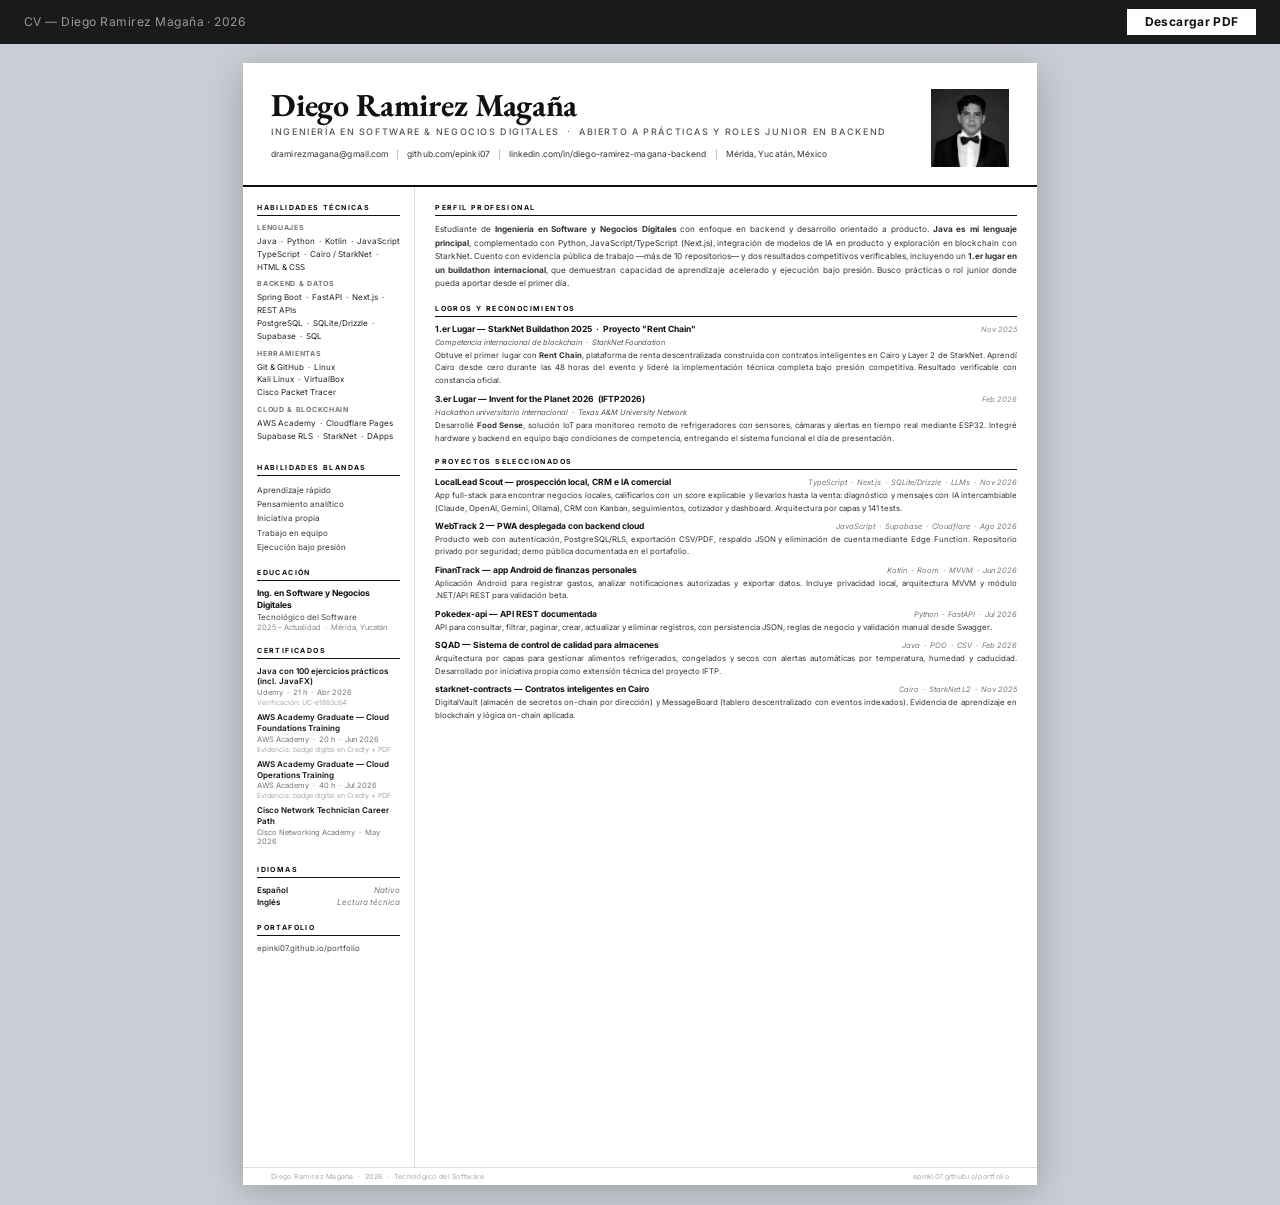
<file: cv/index.html>
<!DOCTYPE html>
<html lang="es">
<head>
  <meta charset="UTF-8"/>
  <meta name="viewport" content="width=device-width, initial-scale=1.0"/>
  <title>CV — Diego Ramirez Magaña</title>
  <link href="https://fonts.googleapis.com/css2?family=EB+Garamond:wght@400;500;600;700&family=Inter:wght@300;400;500;600;700&display=swap" rel="stylesheet"/>
  <style>
    *, *::before, *::after { box-sizing: border-box; margin: 0; padding: 0; }

    @media print {
      @page { margin: 0; size: A4 portrait; }
      body { -webkit-print-color-adjust: exact; print-color-adjust: exact; }
      .no-print { display: none !important; }
      .page { box-shadow: none; margin: 0; width: 100%; height: 100%; }
    }

    body {
      font-family: 'Inter', sans-serif;
      background: #c9cdd4;
      color: #111;
      font-size: 11px;
    }

    /* PRINT BAR */
    .print-bar {
      background: #1a1a1a;
      color: #fff;
      padding: .55rem 1.5rem;
      display: flex;
      justify-content: space-between;
      align-items: center;
    }
    .print-bar span { font-size: .75rem; opacity: .55; letter-spacing: .04em; }
    .btn-print {
      background: #fff;
      color: #111;
      border: none;
      padding: .35rem 1.1rem;
      font-size: .75rem;
      font-weight: 700;
      cursor: pointer;
      font-family: inherit;
      letter-spacing: .03em;
    }

    /* PAGE */
    .page {
      width: 210mm;
      height: 297mm;
      overflow: hidden;
      margin: 1.2rem auto;
      background: #fff;
      box-shadow: 0 6px 32px rgba(0,0,0,.22);
      display: flex;
      flex-direction: column;
    }

    /* ── HEADER ── */
    .cv-header {
      padding: 26px 28px 18px;
      border-bottom: 2px solid #111;
      display: grid;
      grid-template-columns: 1fr auto;
      align-items: start;
      gap: 16px;
    }
    .cv-name {
      font-family: 'EB Garamond', Georgia, serif;
      font-size: 32px;
      font-weight: 700;
      letter-spacing: -.3px;
      color: #111;
      line-height: 1;
    }
    .cv-title {
      font-size: 9px;
      font-weight: 500;
      letter-spacing: .18em;
      text-transform: uppercase;
      color: #555;
      margin-top: 5px;
      margin-bottom: 12px;
    }
    .cv-contacts {
      display: flex;
      flex-wrap: wrap;
      align-items: center;
      gap: 0;
    }
    .cv-contact {
      font-size: 8.5px;
      color: #333;
      text-decoration: none;
      letter-spacing: .01em;
    }
    .cv-sep {
      color: #aaa;
      margin: 0 8px;
      font-size: 9px;
    }
    .cv-avatar {
      width: 78px;
      height: 78px;
      object-fit: cover;
      filter: grayscale(100%) contrast(1.05);
    }

    /* ── BODY ── */
    .cv-body {
      display: grid;
      grid-template-columns: 172px 1fr;
      flex: 1;
      overflow: hidden;
    }

    /* ── SIDEBAR ── */
    .cv-sidebar {
      padding: 16px 14px 14px;
      border-right: 1px solid #ddd;
      display: flex;
      flex-direction: column;
      gap: 14px;
      overflow: hidden;
    }

    /* ── MAIN ── */
    .cv-main {
      padding: 16px 20px 14px;
      display: flex;
      flex-direction: column;
      gap: 13px;
      overflow: hidden;
    }

    /* ── SECTION TITLE ── */
    .sec-title {
      font-size: 7px;
      font-weight: 700;
      letter-spacing: .2em;
      text-transform: uppercase;
      color: #111;
      padding-bottom: 3px;
      border-bottom: 1px solid #111;
      margin-bottom: 7px;
    }

    /* ── PROFILE ── */
    .profile-text {
      font-size: 8.2px;
      color: #333;
      line-height: 1.65;
      text-align: justify;
    }

    /* ── SKILLS ── */
    .skill-block { margin-bottom: 6px; }
    .skill-label {
      font-size: 7px;
      font-weight: 700;
      text-transform: uppercase;
      letter-spacing: .1em;
      color: #777;
      margin-bottom: 3px;
    }
    .skill-list {
      font-size: 8px;
      color: #222;
      line-height: 1.6;
    }

    /* ── EDUCATION ── */
    .edu-degree { font-size: 8.5px; font-weight: 700; color: #111; line-height: 1.3; }
    .edu-school { font-size: 8px; color: #444; margin-top: 1px; }
    .edu-date   { font-size: 7.5px; color: #888; margin-top: 1px; }

    /* ── CERTS ── */
    .cert-row { margin-bottom: 5px; }
    .cert-name { font-size: 8px; font-weight: 600; color: #111; line-height: 1.35; }
    .cert-meta { font-size: 7.5px; color: #777; margin-top: 1px; }

    /* ── LANGS ── */
    .lang-row {
      display: flex;
      justify-content: space-between;
      font-size: 8px;
      margin-bottom: 2px;
    }
    .lang-name  { font-weight: 600; color: #111; }
    .lang-level { color: #777; font-style: italic; }

    /* ── SOFT SKILLS ── */
    .soft-list {
      font-size: 8px;
      color: #333;
      line-height: 1.8;
    }

    /* ── AWARDS ── */
    .award-row {
      display: grid;
      grid-template-columns: 1fr auto;
      gap: 8px;
      align-items: baseline;
      margin-bottom: 3px;
    }
    .award-title {
      font-size: 8.5px;
      font-weight: 700;
      color: #111;
      line-height: 1.3;
    }
    .award-date {
      font-size: 7.5px;
      color: #888;
      white-space: nowrap;
      font-style: italic;
    }
    .award-org {
      font-size: 7.5px;
      color: #555;
      font-style: italic;
      margin-bottom: 2px;
    }
    .award-desc {
      font-size: 7.8px;
      color: #333;
      line-height: 1.6;
      text-align: justify;
      margin-bottom: 8px;
    }
    .award-desc:last-child { margin-bottom: 0; }

    /* ── PROJECTS ── */
    .project-row { margin-bottom: 7px; }
    .project-row:last-child { margin-bottom: 0; }
    .project-header {
      display: grid;
      grid-template-columns: 1fr auto;
      align-items: baseline;
      gap: 8px;
      margin-bottom: 2px;
    }
    .project-name {
      font-size: 8.5px;
      font-weight: 700;
      color: #111;
    }
    .project-name a { color: inherit; text-decoration: none; }
    .project-stack {
      font-size: 7.5px;
      color: #777;
      font-style: italic;
      white-space: nowrap;
    }
    .project-desc {
      font-size: 7.8px;
      color: #333;
      line-height: 1.6;
      text-align: justify;
    }

    /* ── FOOTER ── */
    .cv-footer {
      border-top: 1px solid #ddd;
      padding: 4px 28px;
      display: flex;
      justify-content: space-between;
      align-items: center;
    }
    .cv-footer span, .cv-footer a {
      font-size: 7px;
      color: #aaa;
      text-decoration: none;
      letter-spacing: .04em;
    }
  </style>
</head>
<body>

  <div class="print-bar no-print">
    <span>CV — Diego Ramirez Magaña · 2026</span>
    <button class="btn-print" onclick="window.print()">Descargar PDF</button>
  </div>

  <div class="page">

    <!-- HEADER -->
    <header class="cv-header">
      <div>
        <div class="cv-name">Diego Ramirez Magaña</div>
        <div class="cv-title">Ingeniería en Software &amp; Negocios Digitales &nbsp;·&nbsp; Abierto a prácticas y roles junior en backend</div>
        <div class="cv-contacts">
          <a href="mailto:dramirezmagana@gmail.com" class="cv-contact">dramirezmagana@gmail.com</a>
          <span class="cv-sep">|</span>
          <a href="https://github.com/epinki07" class="cv-contact">github.com/epinki07</a>
          <span class="cv-sep">|</span>
          <a href="https://linkedin.com/in/diego-ramirez-magana-backend/" class="cv-contact">linkedin.com/in/diego-ramirez-magana-backend</a>
          <span class="cv-sep">|</span>
          <span class="cv-contact">Mérida, Yucatán, México</span>
        </div>
      </div>
      <img src="../profile.jpg" alt="Diego Ramirez Magaña" class="cv-avatar"
           onerror="this.style.display='none'"/>
    </header>

    <!-- BODY -->
    <div class="cv-body">

      <!-- SIDEBAR -->
      <aside class="cv-sidebar">

        <div>
          <div class="sec-title">Habilidades técnicas</div>
          <div class="skill-block">
            <div class="skill-label">Lenguajes</div>
            <div class="skill-list">Java &nbsp;·&nbsp; Python &nbsp;·&nbsp; Kotlin &nbsp;·&nbsp; JavaScript<br/>TypeScript &nbsp;·&nbsp; Cairo / StarkNet &nbsp;·&nbsp; HTML &amp; CSS</div>
          </div>
          <div class="skill-block">
            <div class="skill-label">Backend &amp; datos</div>
            <div class="skill-list">Spring Boot &nbsp;·&nbsp; FastAPI &nbsp;·&nbsp; Next.js &nbsp;·&nbsp; REST APIs<br/>PostgreSQL &nbsp;·&nbsp; SQLite/Drizzle &nbsp;·&nbsp; Supabase &nbsp;·&nbsp; SQL</div>
          </div>
          <div class="skill-block">
            <div class="skill-label">Herramientas</div>
            <div class="skill-list">Git &amp; GitHub &nbsp;·&nbsp; Linux<br/>Kali Linux &nbsp;·&nbsp; VirtualBox<br/>Cisco Packet Tracer</div>
          </div>
          <div class="skill-block">
            <div class="skill-label">Cloud &amp; Blockchain</div>
            <div class="skill-list">AWS Academy &nbsp;·&nbsp; Cloudflare Pages<br/>Supabase RLS &nbsp;·&nbsp; StarkNet &nbsp;·&nbsp; DApps</div>
          </div>
        </div>

        <div>
          <div class="sec-title">Habilidades blandas</div>
          <div class="soft-list">
            Aprendizaje rápido<br/>
            Pensamiento analítico<br/>
            Iniciativa propia<br/>
            Trabajo en equipo<br/>
            Ejecución bajo presión
          </div>
        </div>

        <div>
          <div class="sec-title">Educación</div>
          <div class="edu-degree">Ing. en Software y Negocios Digitales</div>
          <div class="edu-school">Tecnológico del Software</div>
          <div class="edu-date">2025 – Actualidad &nbsp;·&nbsp; Mérida, Yucatán</div>
        </div>

        <div>
          <div class="sec-title">Certificados</div>
          <div class="cert-row">
            <div class="cert-name">Java con 100 ejercicios prácticos (incl. JavaFX)</div>
            <div class="cert-meta">Udemy &nbsp;·&nbsp; 21 h &nbsp;·&nbsp; Abr 2026</div>
            <div class="cert-meta" style="color:#aaa; font-size:7px;">Verificación: UC-e1883c64</div>
          </div>
          <div class="cert-row">
            <div class="cert-name">AWS Academy Graduate — Cloud Foundations Training</div>
            <div class="cert-meta">AWS Academy &nbsp;·&nbsp; 20 h &nbsp;·&nbsp; Jun 2026</div>
            <div class="cert-meta" style="color:#aaa; font-size:7px;">Evidencia: badge digital en Credly + PDF</div>
          </div>
          <div class="cert-row">
            <div class="cert-name">AWS Academy Graduate — Cloud Operations Training</div>
            <div class="cert-meta">AWS Academy &nbsp;·&nbsp; 40 h &nbsp;·&nbsp; Jul 2026</div>
            <div class="cert-meta" style="color:#aaa; font-size:7px;">Evidencia: badge digital en Credly + PDF</div>
          </div>
          <div class="cert-row">
            <div class="cert-name">Cisco Network Technician Career Path</div>
            <div class="cert-meta">Cisco Networking Academy &nbsp;·&nbsp; May 2026</div>
          </div>
        </div>

        <div>
          <div class="sec-title">Idiomas</div>
          <div class="lang-row"><span class="lang-name">Español</span><span class="lang-level">Nativo</span></div>
          <div class="lang-row"><span class="lang-name">Inglés</span><span class="lang-level">Lectura técnica</span></div>
        </div>

        <div>
          <div class="sec-title">Portafolio</div>
          <div style="font-size:7.8px; color:#444;">epinki07.github.io/portfolio</div>
        </div>

      </aside>

      <!-- MAIN -->
      <main class="cv-main">

        <!-- PERFIL -->
        <div>
          <div class="sec-title">Perfil profesional</div>
          <p class="profile-text">
            Estudiante de <strong>Ingeniería en Software y Negocios Digitales</strong> con enfoque en backend y desarrollo orientado a producto. <strong>Java es mi lenguaje principal</strong>, complementado con Python, JavaScript/TypeScript (Next.js), integración de modelos de IA en producto y exploración en blockchain con StarkNet. Cuento con evidencia pública de trabajo —más de 10 repositorios— y dos resultados competitivos verificables, incluyendo un <strong>1.er lugar en un buildathon internacional</strong>, que demuestran capacidad de aprendizaje acelerado y ejecución bajo presión. Busco prácticas o rol junior donde pueda aportar desde el primer día.
          </p>
        </div>

        <!-- LOGROS -->
        <div>
          <div class="sec-title">Logros y reconocimientos</div>

          <div class="award-row">
            <div class="award-title">1.er Lugar — StarkNet Buildathon 2025 &nbsp;·&nbsp; Proyecto "Rent Chain"</div>
            <div class="award-date">Nov 2025</div>
          </div>
          <div class="award-org">Competencia internacional de blockchain &nbsp;·&nbsp; StarkNet Foundation</div>
          <p class="award-desc">Obtuve el primer lugar con <strong>Rent Chain</strong>, plataforma de renta descentralizada construida con contratos inteligentes en Cairo y Layer 2 de StarkNet. Aprendí Cairo desde cero durante las 48 horas del evento y lideré la implementación técnica completa bajo presión competitiva. Resultado verificable con constancia oficial.</p>

          <div class="award-row">
            <div class="award-title">3.er Lugar — Invent for the Planet 2026 &nbsp;(IFTP2026)</div>
            <div class="award-date">Feb 2026</div>
          </div>
          <div class="award-org">Hackathon universitario internacional &nbsp;·&nbsp; Texas A&amp;M University Network</div>
          <p class="award-desc">Desarrollé <strong>Food Sense</strong>, solución IoT para monitoreo remoto de refrigeradores con sensores, cámaras y alertas en tiempo real mediante ESP32. Integré hardware y backend en equipo bajo condiciones de competencia, entregando el sistema funcional el día de presentación.</p>
        </div>

        <!-- PROYECTOS -->
        <div>
          <div class="sec-title">Proyectos seleccionados</div>

          <div class="project-row">
            <div class="project-header">
              <span class="project-name">LocalLead Scout — prospección local, CRM e IA comercial</span>
              <span class="project-stack">TypeScript &nbsp;·&nbsp; Next.js &nbsp;·&nbsp; SQLite/Drizzle &nbsp;·&nbsp; LLMs &nbsp;·&nbsp; Nov 2026</span>
            </div>
            <p class="project-desc">App full-stack para encontrar negocios locales, calificarlos con un score explicable y llevarlos hasta la venta: diagnóstico y mensajes con IA intercambiable (Claude, OpenAI, Gemini, Ollama), CRM con Kanban, seguimientos, cotizador y dashboard. Arquitectura por capas y 141 tests.</p>
          </div>

          <div class="project-row">
            <div class="project-header">
              <span class="project-name">WebTrack 2 — PWA desplegada con backend cloud</span>
              <span class="project-stack">JavaScript &nbsp;·&nbsp; Supabase &nbsp;·&nbsp; Cloudflare &nbsp;·&nbsp; Ago 2026</span>
            </div>
            <p class="project-desc">Producto web con autenticación, PostgreSQL/RLS, exportación CSV/PDF, respaldo JSON y eliminación de cuenta mediante Edge Function. Repositorio privado por seguridad; demo pública documentada en el portafolio.</p>
          </div>

          <div class="project-row">
            <div class="project-header">
              <span class="project-name">FinanTrack — app Android de finanzas personales</span>
              <span class="project-stack">Kotlin &nbsp;·&nbsp; Room &nbsp;·&nbsp; MVVM &nbsp;·&nbsp; Jun 2026</span>
            </div>
            <p class="project-desc">Aplicación Android para registrar gastos, analizar notificaciones autorizadas y exportar datos. Incluye privacidad local, arquitectura MVVM y módulo .NET/API REST para validación beta.</p>
          </div>

          <div class="project-row">
            <div class="project-header">
              <span class="project-name">Pokedex-api — API REST documentada</span>
              <span class="project-stack">Python &nbsp;·&nbsp; FastAPI &nbsp;·&nbsp; Jul 2026</span>
            </div>
            <p class="project-desc">API para consultar, filtrar, paginar, crear, actualizar y eliminar registros, con persistencia JSON, reglas de negocio y validación manual desde Swagger.</p>
          </div>

          <div class="project-row">
            <div class="project-header">
              <span class="project-name">SQAD — Sistema de control de calidad para almacenes</span>
              <span class="project-stack">Java &nbsp;·&nbsp; POO &nbsp;·&nbsp; CSV &nbsp;·&nbsp; Feb 2026</span>
            </div>
            <p class="project-desc">Arquitectura por capas para gestionar alimentos refrigerados, congelados y secos con alertas automáticas por temperatura, humedad y caducidad. Desarrollado por iniciativa propia como extensión técnica del proyecto IFTP.</p>
          </div>

          <div class="project-row">
            <div class="project-header">
              <span class="project-name">starknet-contracts — Contratos inteligentes en Cairo</span>
              <span class="project-stack">Cairo &nbsp;·&nbsp; StarkNet L2 &nbsp;·&nbsp; Nov 2025</span>
            </div>
            <p class="project-desc">DigitalVault (almacén de secretos on-chain por dirección) y MessageBoard (tablero descentralizado con eventos indexados). Evidencia de aprendizaje en blockchain y lógica on-chain aplicada.</p>
          </div>

        </div>

      </main>
    </div>

    <!-- FOOTER -->
    <footer class="cv-footer">
      <span>Diego Ramirez Magaña &nbsp;·&nbsp; 2026 &nbsp;·&nbsp; Tecnológico del Software</span>
      <a href="https://epinki07.github.io/portfolio/">epinki07.github.io/portfolio</a>
    </footer>

  </div>

</body>
</html>
</file>
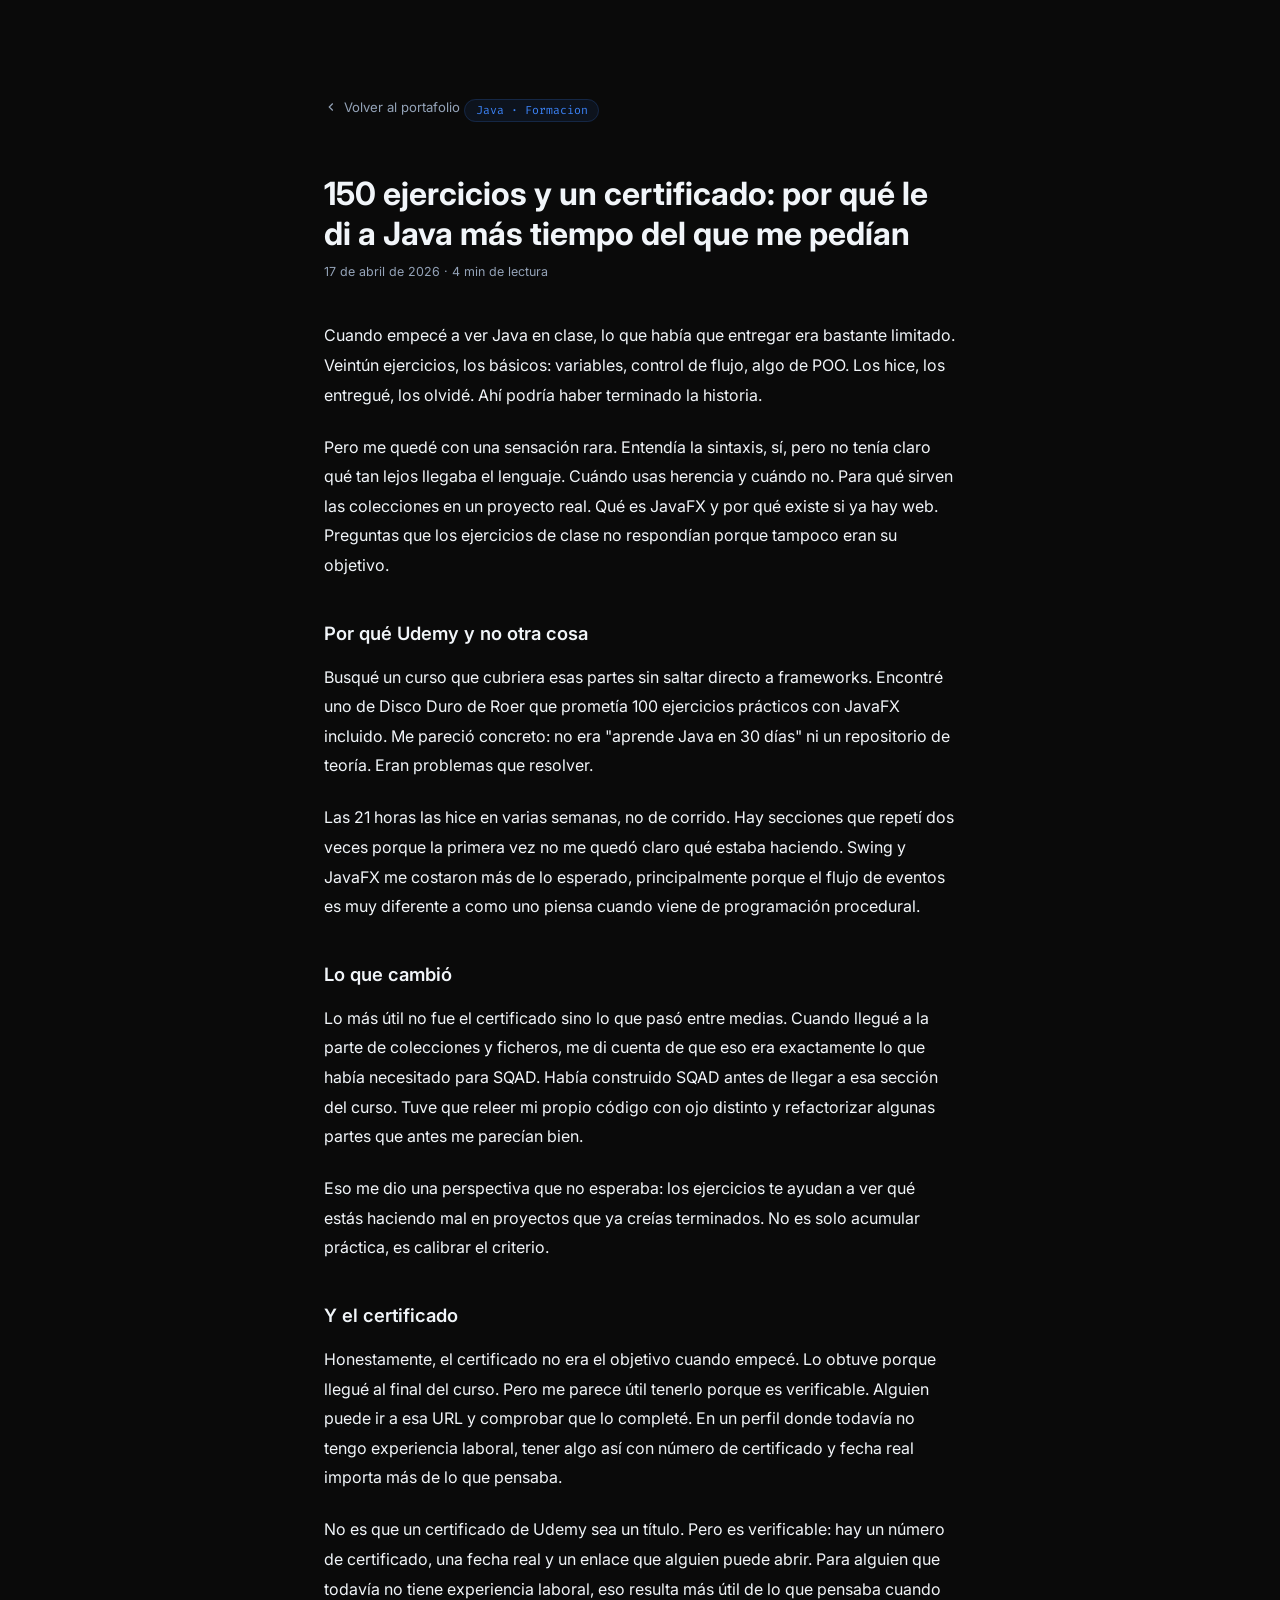
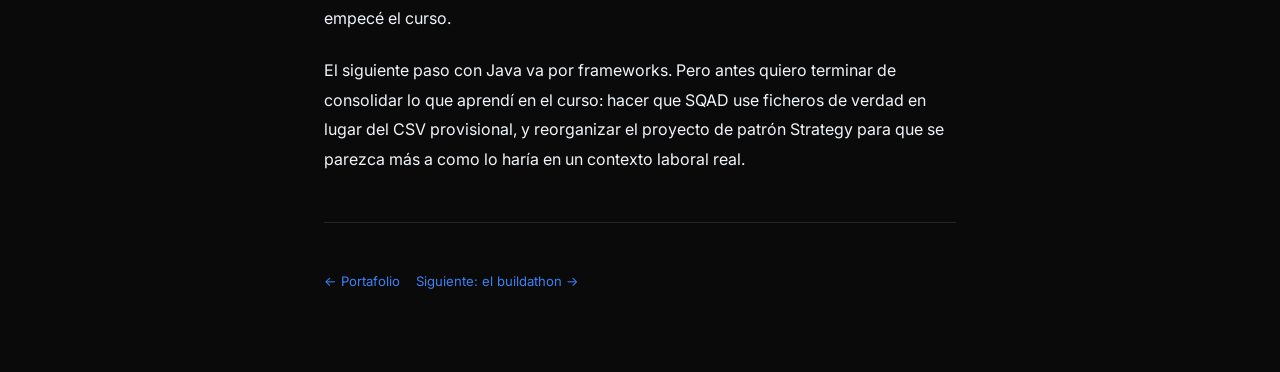
<file: blog/150-ejercicios-java.html>
<!DOCTYPE html>
<html lang="es">
<head>
  <meta charset="UTF-8"/>
  <meta name="viewport" content="width=device-width, initial-scale=1.0"/>
  <title>150 ejercicios y un certificado — Diego Ramirez Magaña</title>
  <meta name="description" content="Por qué le di a Java más tiempo del que me pedían, qué cambió cuando dejé de hacer ejercicios y empecé a construir cosas, y qué dejó el certificado de Udemy."/>
  <meta name="author" content="Diego Ramirez Magaña"/>
  <link rel="canonical" href="https://epinki07.github.io/portfolio/blog/150-ejercicios-java.html"/>
  <meta property="og:type"        content="article"/>
  <meta property="og:title"       content="150 ejercicios y un certificado — Diego Ramirez Magaña"/>
  <meta property="og:description" content="Por qué le di a Java más tiempo del que me pedían, qué cambió cuando dejé de hacer ejercicios y empecé a construir cosas, y qué dejó el certificado de Udemy."/>
  <meta property="og:image"       content="https://epinki07.github.io/portfolio/profile.jpg"/>
  <meta property="og:url"         content="https://epinki07.github.io/portfolio/blog/150-ejercicios-java.html"/>
  <script type="application/ld+json">
  {
    "@context": "https://schema.org",
    "@type": "BlogPosting",
    "headline": "150 ejercicios y un certificado: por qué le di a Java más tiempo del que me pedían",
    "description": "Por qué le di a Java más tiempo del que me pedían, qué cambió cuando dejé de hacer ejercicios y empecé a construir cosas, y qué dejó el certificado de Udemy.",
    "author": {"@type": "Person", "name": "Diego Ramirez Magaña", "url": "https://epinki07.github.io/portfolio/"},
    "url": "https://epinki07.github.io/portfolio/blog/150-ejercicios-java.html",
    "datePublished": "2026-04-17",
    "inLanguage": "es",
    "image": "https://epinki07.github.io/portfolio/profile.jpg"
  }
  </script>
  <script>
    (function(){var t=null;try{t=localStorage.getItem('portfolio-theme');}catch(e){}document.documentElement.setAttribute('data-theme',t==='light'?'light':'dark');})();
  </script>
  <link rel="icon" type="image/svg+xml" href="data:image/svg+xml,<svg xmlns='http://www.w3.org/2000/svg' viewBox='0 0 32 32'><rect width='32' height='32' rx='8' fill='%233b82f6'/><text x='50%25' y='54%25' dominant-baseline='middle' text-anchor='middle' font-family='Inter,sans-serif' font-weight='800' font-size='14' fill='white'>DR</text></svg>"/>
  <link href="https://fonts.googleapis.com/css2?family=Inter:wght@300;400;500;600;700&family=Fira+Code:wght@400;500&display=swap" rel="stylesheet"/>
  <link rel="stylesheet" href="../css/styles.css"/>
  <style>
    .blog-wrap { max-width: 680px; margin: 0 auto; padding: 6rem 1.5rem 5rem; }
    .blog-back { display: inline-flex; align-items: center; gap: .4rem; font-size: .82rem; color: var(--muted); text-decoration: none; margin-bottom: 2.5rem; }
    .blog-back:hover { color: var(--accent); }
    .blog-tag { font-family: 'Fira Code', monospace; font-size: .72rem; color: var(--accent); background: var(--accent-soft-bg); border: 1px solid var(--accent-soft-bd); border-radius: 20px; padding: .2rem .65rem; }
    .blog-title { font-size: clamp(1.5rem, 4vw, 2rem); font-weight: 700; line-height: 1.25; margin: 1rem 0 .5rem; color: var(--text); }
    .blog-meta { font-size: .78rem; color: var(--muted); margin-bottom: 2.5rem; }
    .blog-body { font-size: 1rem; line-height: 1.85; color: var(--text); }
    .blog-body p { margin-bottom: 1.4rem; }
    .blog-body h2 { font-size: 1.15rem; font-weight: 600; margin: 2.2rem 0 .8rem; color: var(--text); }
    .blog-body code { font-family: 'Fira Code', monospace; font-size: .85em; background: var(--card2); padding: .1em .4em; border-radius: 4px; color: var(--accent2); }
    .blog-divider { border: none; border-top: 1px solid var(--border); margin: 3rem 0; }
    .blog-footer-nav { display: flex; gap: 1rem; flex-wrap: wrap; }
    .blog-footer-nav a { font-size: .82rem; color: var(--accent); text-decoration: none; }
    .blog-footer-nav a:hover { text-decoration: underline; }
  </style>
</head>
<body>
<div class="blog-wrap">
  <a href="../index.html" class="blog-back">
    <svg width="14" height="14" viewBox="0 0 24 24" fill="none" stroke="currentColor" stroke-width="2"><polyline points="15 18 9 12 15 6"/></svg>
    Volver al portafolio
  </a>

  <span class="blog-tag">Java · Formacion</span>
  <h1 class="blog-title">150 ejercicios y un certificado: por qué le di a Java más tiempo del que me pedían</h1>
  <p class="blog-meta">17 de abril de 2026 · 4 min de lectura</p>

  <div class="blog-body">

    <p>
      Cuando empecé a ver Java en clase, lo que había que entregar era bastante limitado. Veintún ejercicios, los básicos: variables, control de flujo, algo de POO. Los hice, los entregué, los olvidé. Ahí podría haber terminado la historia.
    </p>

    <p>
      Pero me quedé con una sensación rara. Entendía la sintaxis, sí, pero no tenía claro qué tan lejos llegaba el lenguaje. Cuándo usas herencia y cuándo no. Para qué sirven las colecciones en un proyecto real. Qué es JavaFX y por qué existe si ya hay web. Preguntas que los ejercicios de clase no respondían porque tampoco eran su objetivo.
    </p>

    <h2>Por qué Udemy y no otra cosa</h2>

    <p>
      Busqué un curso que cubriera esas partes sin saltar directo a frameworks. Encontré uno de Disco Duro de Roer que prometía 100 ejercicios prácticos con JavaFX incluido. Me pareció concreto: no era "aprende Java en 30 días" ni un repositorio de teoría. Eran problemas que resolver.
    </p>

    <p>
      Las 21 horas las hice en varias semanas, no de corrido. Hay secciones que repetí dos veces porque la primera vez no me quedó claro qué estaba haciendo. Swing y JavaFX me costaron más de lo esperado, principalmente porque el flujo de eventos es muy diferente a como uno piensa cuando viene de programación procedural.
    </p>

    <h2>Lo que cambió</h2>

    <p>
      Lo más útil no fue el certificado sino lo que pasó entre medias. Cuando llegué a la parte de colecciones y ficheros, me di cuenta de que eso era exactamente lo que había necesitado para SQAD. Había construido SQAD antes de llegar a esa sección del curso. Tuve que releer mi propio código con ojo distinto y refactorizar algunas partes que antes me parecían bien.
    </p>

    <p>
      Eso me dio una perspectiva que no esperaba: los ejercicios te ayudan a ver qué estás haciendo mal en proyectos que ya creías terminados. No es solo acumular práctica, es calibrar el criterio.
    </p>

    <h2>Y el certificado</h2>

    <p>
      Honestamente, el certificado no era el objetivo cuando empecé. Lo obtuve porque llegué al final del curso. Pero me parece útil tenerlo porque es verificable. Alguien puede ir a esa URL y comprobar que lo completé. En un perfil donde todavía no tengo experiencia laboral, tener algo así con número de certificado y fecha real importa más de lo que pensaba.
    </p>

    <p>
      No es que un certificado de Udemy sea un título. Pero es verificable: hay un número de certificado, una fecha real y un enlace que alguien puede abrir. Para alguien que todavía no tiene experiencia laboral, eso resulta más útil de lo que pensaba cuando empecé el curso.
    </p>

    <p>
      El siguiente paso con Java va por frameworks. Pero antes quiero terminar de consolidar lo que aprendí en el curso: hacer que SQAD use ficheros de verdad en lugar del CSV provisional, y reorganizar el proyecto de patrón Strategy para que se parezca más a como lo haría en un contexto laboral real.
    </p>

  </div>

  <hr class="blog-divider"/>
  <div class="blog-footer-nav">
    <a href="../index.html">← Portafolio</a>
    <a href="buildathon-48-horas.html">Siguiente: el buildathon →</a>
  </div>
</div>
<script>
  (function () {
    var theme = localStorage.getItem('portfolio-theme') === 'light' ? 'light' : 'dark';
    document.documentElement.setAttribute('data-theme', theme);
  })();
</script>
</body>
</html>
</file>
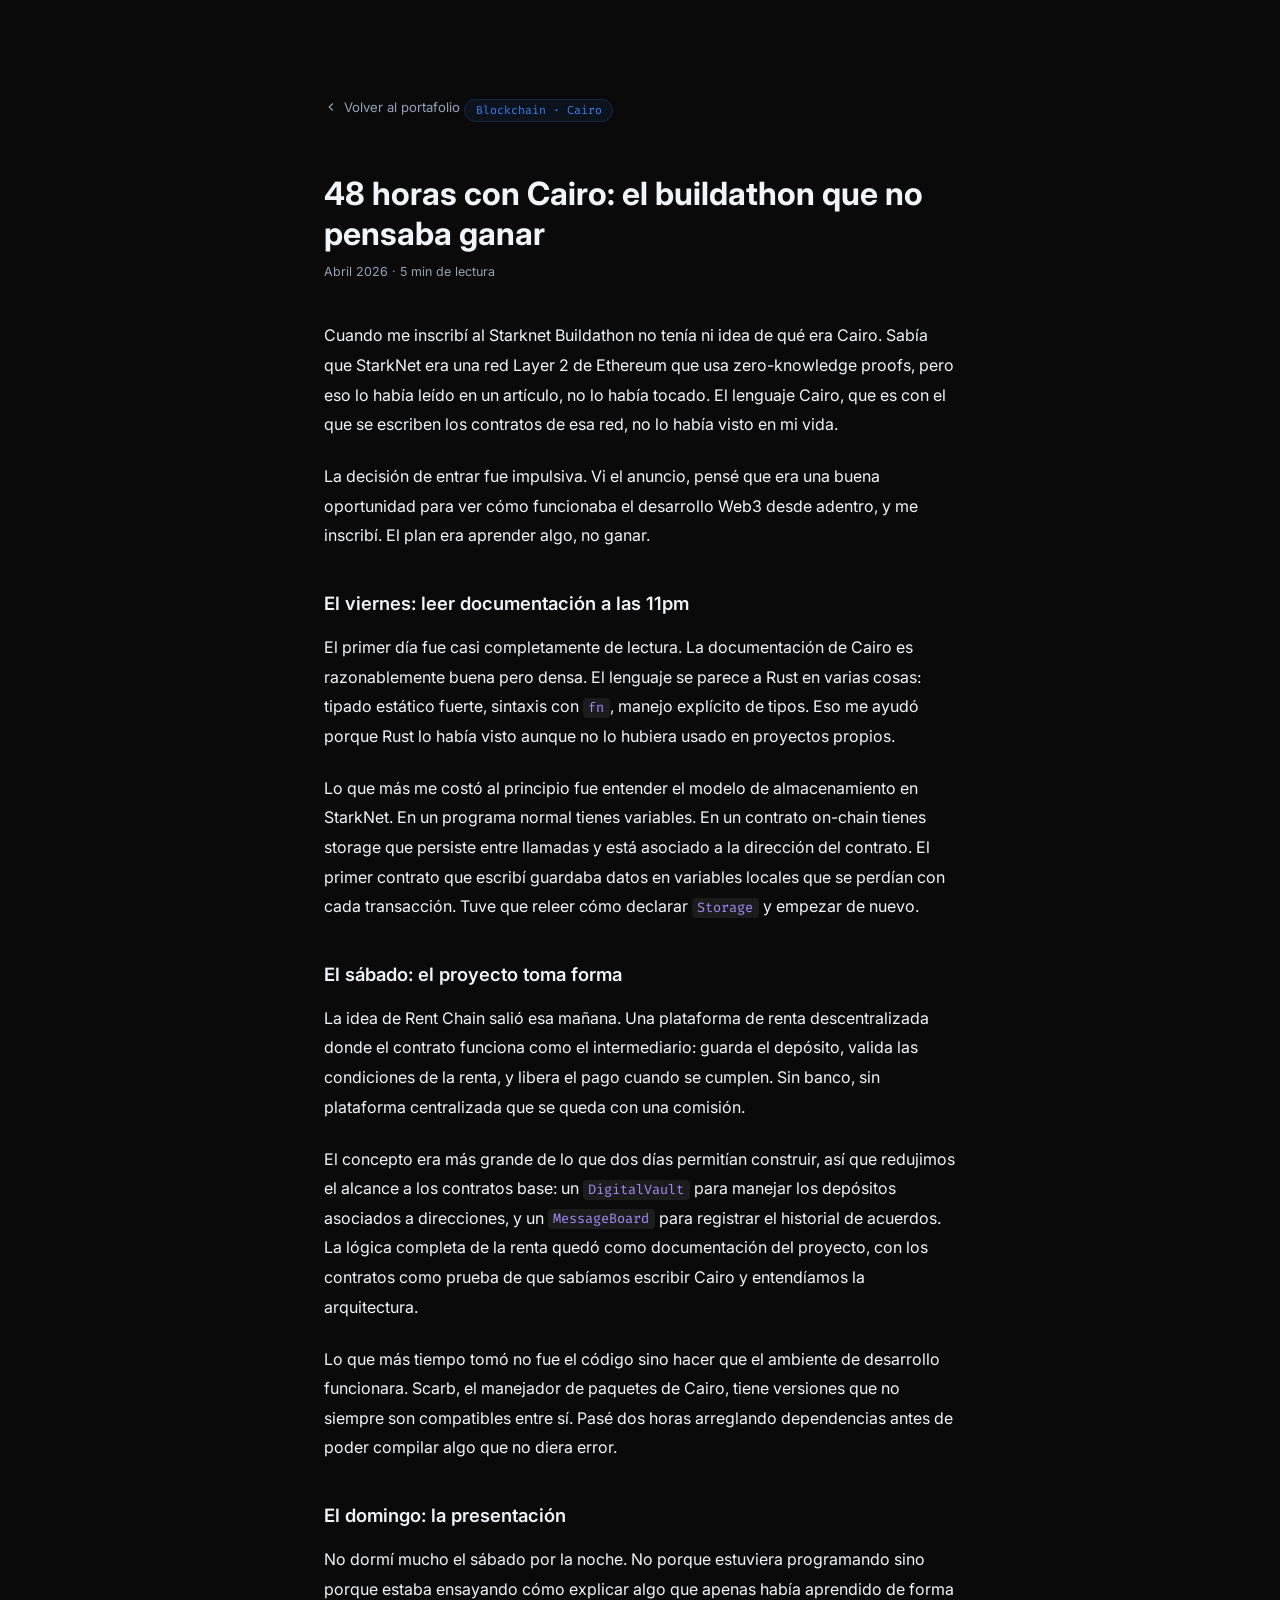
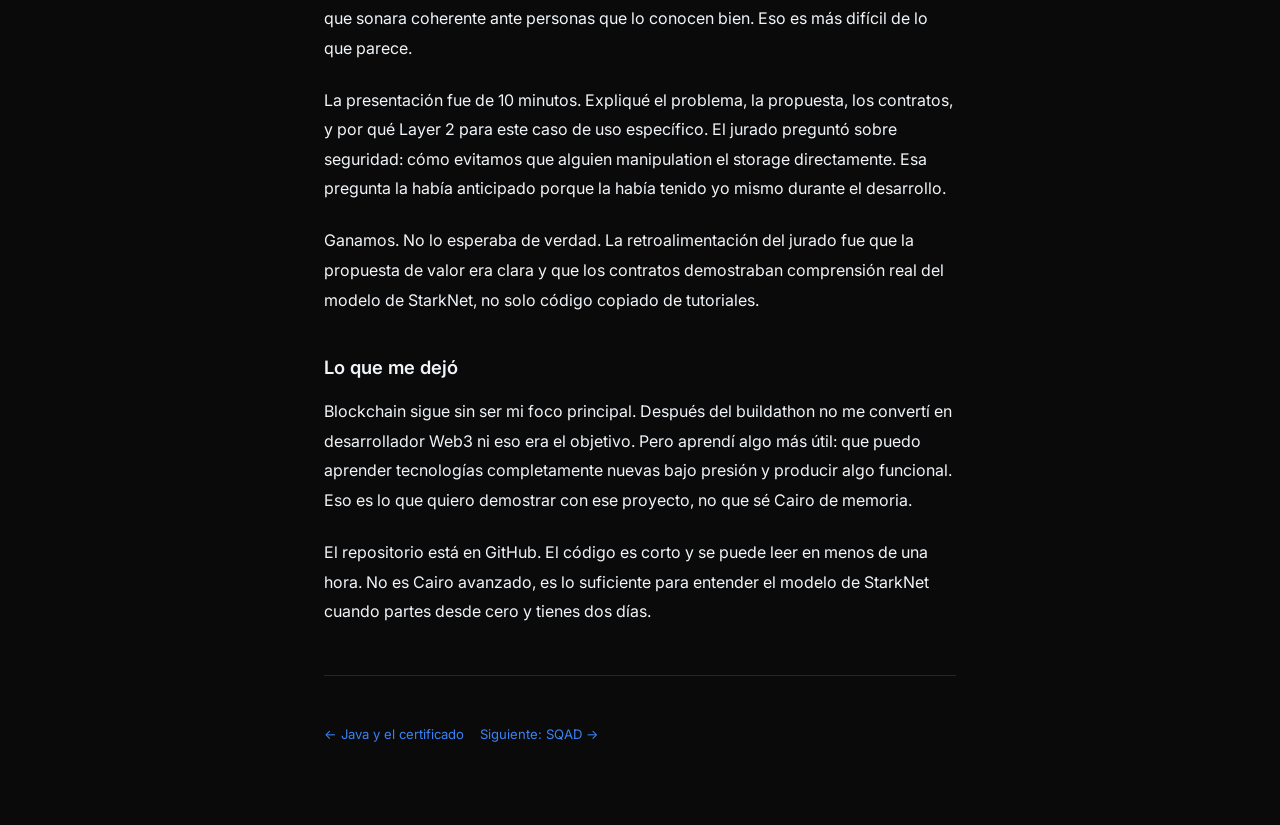
<file: blog/buildathon-48-horas.html>
<!DOCTYPE html>
<html lang="es">
<head>
  <meta charset="UTF-8"/>
  <meta name="viewport" content="width=device-width, initial-scale=1.0"/>
  <title>48 horas con Cairo — Diego Ramirez Magaña</title>
  <meta name="description" content="Entramos al Starknet Buildathon 2025 sin saber Cairo. Salimos con el primer lugar. Esto es lo que pasó entre el viernes y el domingo."/>
  <meta name="author" content="Diego Ramirez Magaña"/>
  <link rel="canonical" href="https://epinki07.github.io/portfolio/blog/buildathon-48-horas.html"/>
  <meta property="og:type"        content="article"/>
  <meta property="og:title"       content="48 horas con Cairo: el buildathon que no pensaba ganar — Diego Ramirez Magaña"/>
  <meta property="og:description" content="Entramos al Starknet Buildathon 2025 sin saber Cairo. Salimos con el primer lugar. Esto es lo que pasó entre el viernes y el domingo."/>
  <meta property="og:image"       content="https://epinki07.github.io/portfolio/buildathon-constancia.png"/>
  <meta property="og:url"         content="https://epinki07.github.io/portfolio/blog/buildathon-48-horas.html"/>
  <script type="application/ld+json">
  {
    "@context": "https://schema.org",
    "@type": "BlogPosting",
    "headline": "48 horas con Cairo: el buildathon que no pensaba ganar",
    "description": "Entramos al Starknet Buildathon 2025 sin saber Cairo. Salimos con el primer lugar. Esto es lo que pasó entre el viernes y el domingo.",
    "author": {"@type": "Person", "name": "Diego Ramirez Magaña", "url": "https://epinki07.github.io/portfolio/"},
    "url": "https://epinki07.github.io/portfolio/blog/buildathon-48-horas.html",
    "datePublished": "2026-04-17",
    "inLanguage": "es",
    "image": "https://epinki07.github.io/portfolio/buildathon-constancia.png"
  }
  </script>
  <script>
    (function(){var t=null;try{t=localStorage.getItem('portfolio-theme');}catch(e){}document.documentElement.setAttribute('data-theme',t==='light'?'light':'dark');})();
  </script>
  <link rel="icon" type="image/svg+xml" href="data:image/svg+xml,<svg xmlns='http://www.w3.org/2000/svg' viewBox='0 0 32 32'><rect width='32' height='32' rx='8' fill='%233b82f6'/><text x='50%25' y='54%25' dominant-baseline='middle' text-anchor='middle' font-family='Inter,sans-serif' font-weight='800' font-size='14' fill='white'>DR</text></svg>"/>
  <link href="https://fonts.googleapis.com/css2?family=Inter:wght@300;400;500;600;700&family=Fira+Code:wght@400;500&display=swap" rel="stylesheet"/>
  <link rel="stylesheet" href="../css/styles.css"/>
  <style>
    .blog-wrap { max-width: 680px; margin: 0 auto; padding: 6rem 1.5rem 5rem; }
    .blog-back { display: inline-flex; align-items: center; gap: .4rem; font-size: .82rem; color: var(--muted); text-decoration: none; margin-bottom: 2.5rem; }
    .blog-back:hover { color: var(--accent); }
    .blog-tag { font-family: 'Fira Code', monospace; font-size: .72rem; color: var(--accent); background: var(--accent-soft-bg); border: 1px solid var(--accent-soft-bd); border-radius: 20px; padding: .2rem .65rem; }
    .blog-title { font-size: clamp(1.5rem, 4vw, 2rem); font-weight: 700; line-height: 1.25; margin: 1rem 0 .5rem; color: var(--text); }
    .blog-meta { font-size: .78rem; color: var(--muted); margin-bottom: 2.5rem; }
    .blog-body { font-size: 1rem; line-height: 1.85; color: var(--text); }
    .blog-body p { margin-bottom: 1.4rem; }
    .blog-body h2 { font-size: 1.15rem; font-weight: 600; margin: 2.2rem 0 .8rem; color: var(--text); }
    .blog-body code { font-family: 'Fira Code', monospace; font-size: .85em; background: var(--card2); padding: .1em .4em; border-radius: 4px; color: var(--accent2); }
    .blog-divider { border: none; border-top: 1px solid var(--border); margin: 3rem 0; }
    .blog-footer-nav { display: flex; gap: 1rem; flex-wrap: wrap; }
    .blog-footer-nav a { font-size: .82rem; color: var(--accent); text-decoration: none; }
    .blog-footer-nav a:hover { text-decoration: underline; }
  </style>
</head>
<body>
<div class="blog-wrap">
  <a href="../index.html" class="blog-back">
    <svg width="14" height="14" viewBox="0 0 24 24" fill="none" stroke="currentColor" stroke-width="2"><polyline points="15 18 9 12 15 6"/></svg>
    Volver al portafolio
  </a>

  <span class="blog-tag">Blockchain · Cairo</span>
  <h1 class="blog-title">48 horas con Cairo: el buildathon que no pensaba ganar</h1>
  <p class="blog-meta">Abril 2026 · 5 min de lectura</p>

  <div class="blog-body">

    <p>
      Cuando me inscribí al Starknet Buildathon no tenía ni idea de qué era Cairo. Sabía que StarkNet era una red Layer 2 de Ethereum que usa zero-knowledge proofs, pero eso lo había leído en un artículo, no lo había tocado. El lenguaje Cairo, que es con el que se escriben los contratos de esa red, no lo había visto en mi vida.
    </p>

    <p>
      La decisión de entrar fue impulsiva. Vi el anuncio, pensé que era una buena oportunidad para ver cómo funcionaba el desarrollo Web3 desde adentro, y me inscribí. El plan era aprender algo, no ganar.
    </p>

    <h2>El viernes: leer documentación a las 11pm</h2>

    <p>
      El primer día fue casi completamente de lectura. La documentación de Cairo es razonablemente buena pero densa. El lenguaje se parece a Rust en varias cosas: tipado estático fuerte, sintaxis con <code>fn</code>, manejo explícito de tipos. Eso me ayudó porque Rust lo había visto aunque no lo hubiera usado en proyectos propios.
    </p>

    <p>
      Lo que más me costó al principio fue entender el modelo de almacenamiento en StarkNet. En un programa normal tienes variables. En un contrato on-chain tienes storage que persiste entre llamadas y está asociado a la dirección del contrato. El primer contrato que escribí guardaba datos en variables locales que se perdían con cada transacción. Tuve que releer cómo declarar <code>Storage</code> y empezar de nuevo.
    </p>

    <h2>El sábado: el proyecto toma forma</h2>

    <p>
      La idea de Rent Chain salió esa mañana. Una plataforma de renta descentralizada donde el contrato funciona como el intermediario: guarda el depósito, valida las condiciones de la renta, y libera el pago cuando se cumplen. Sin banco, sin plataforma centralizada que se queda con una comisión.
    </p>

    <p>
      El concepto era más grande de lo que dos días permitían construir, así que redujimos el alcance a los contratos base: un <code>DigitalVault</code> para manejar los depósitos asociados a direcciones, y un <code>MessageBoard</code> para registrar el historial de acuerdos. La lógica completa de la renta quedó como documentación del proyecto, con los contratos como prueba de que sabíamos escribir Cairo y entendíamos la arquitectura.
    </p>

    <p>
      Lo que más tiempo tomó no fue el código sino hacer que el ambiente de desarrollo funcionara. Scarb, el manejador de paquetes de Cairo, tiene versiones que no siempre son compatibles entre sí. Pasé dos horas arreglando dependencias antes de poder compilar algo que no diera error.
    </p>

    <h2>El domingo: la presentación</h2>

    <p>
      No dormí mucho el sábado por la noche. No porque estuviera programando sino porque estaba ensayando cómo explicar algo que apenas había aprendido de forma que sonara coherente ante personas que lo conocen bien. Eso es más difícil de lo que parece.
    </p>

    <p>
      La presentación fue de 10 minutos. Expliqué el problema, la propuesta, los contratos, y por qué Layer 2 para este caso de uso específico. El jurado preguntó sobre seguridad: cómo evitamos que alguien manipulation el storage directamente. Esa pregunta la había anticipado porque la había tenido yo mismo durante el desarrollo.
    </p>

    <p>
      Ganamos. No lo esperaba de verdad. La retroalimentación del jurado fue que la propuesta de valor era clara y que los contratos demostraban comprensión real del modelo de StarkNet, no solo código copiado de tutoriales.
    </p>

    <h2>Lo que me dejó</h2>

    <p>
      Blockchain sigue sin ser mi foco principal. Después del buildathon no me convertí en desarrollador Web3 ni eso era el objetivo. Pero aprendí algo más útil: que puedo aprender tecnologías completamente nuevas bajo presión y producir algo funcional. Eso es lo que quiero demostrar con ese proyecto, no que sé Cairo de memoria.
    </p>

    <p>
      El repositorio está en GitHub. El código es corto y se puede leer en menos de una hora. No es Cairo avanzado, es lo suficiente para entender el modelo de StarkNet cuando partes desde cero y tienes dos días.
    </p>

  </div>

  <hr class="blog-divider"/>
  <div class="blog-footer-nav">
    <a href="150-ejercicios-java.html">← Java y el certificado</a>
    <a href="por-que-construi-sqad.html">Siguiente: SQAD →</a>
  </div>
</div>
<script>
  (function () {
    var theme = localStorage.getItem('portfolio-theme') === 'light' ? 'light' : 'dark';
    document.documentElement.setAttribute('data-theme', theme);
  })();
</script>
</body>
</html>
</file>
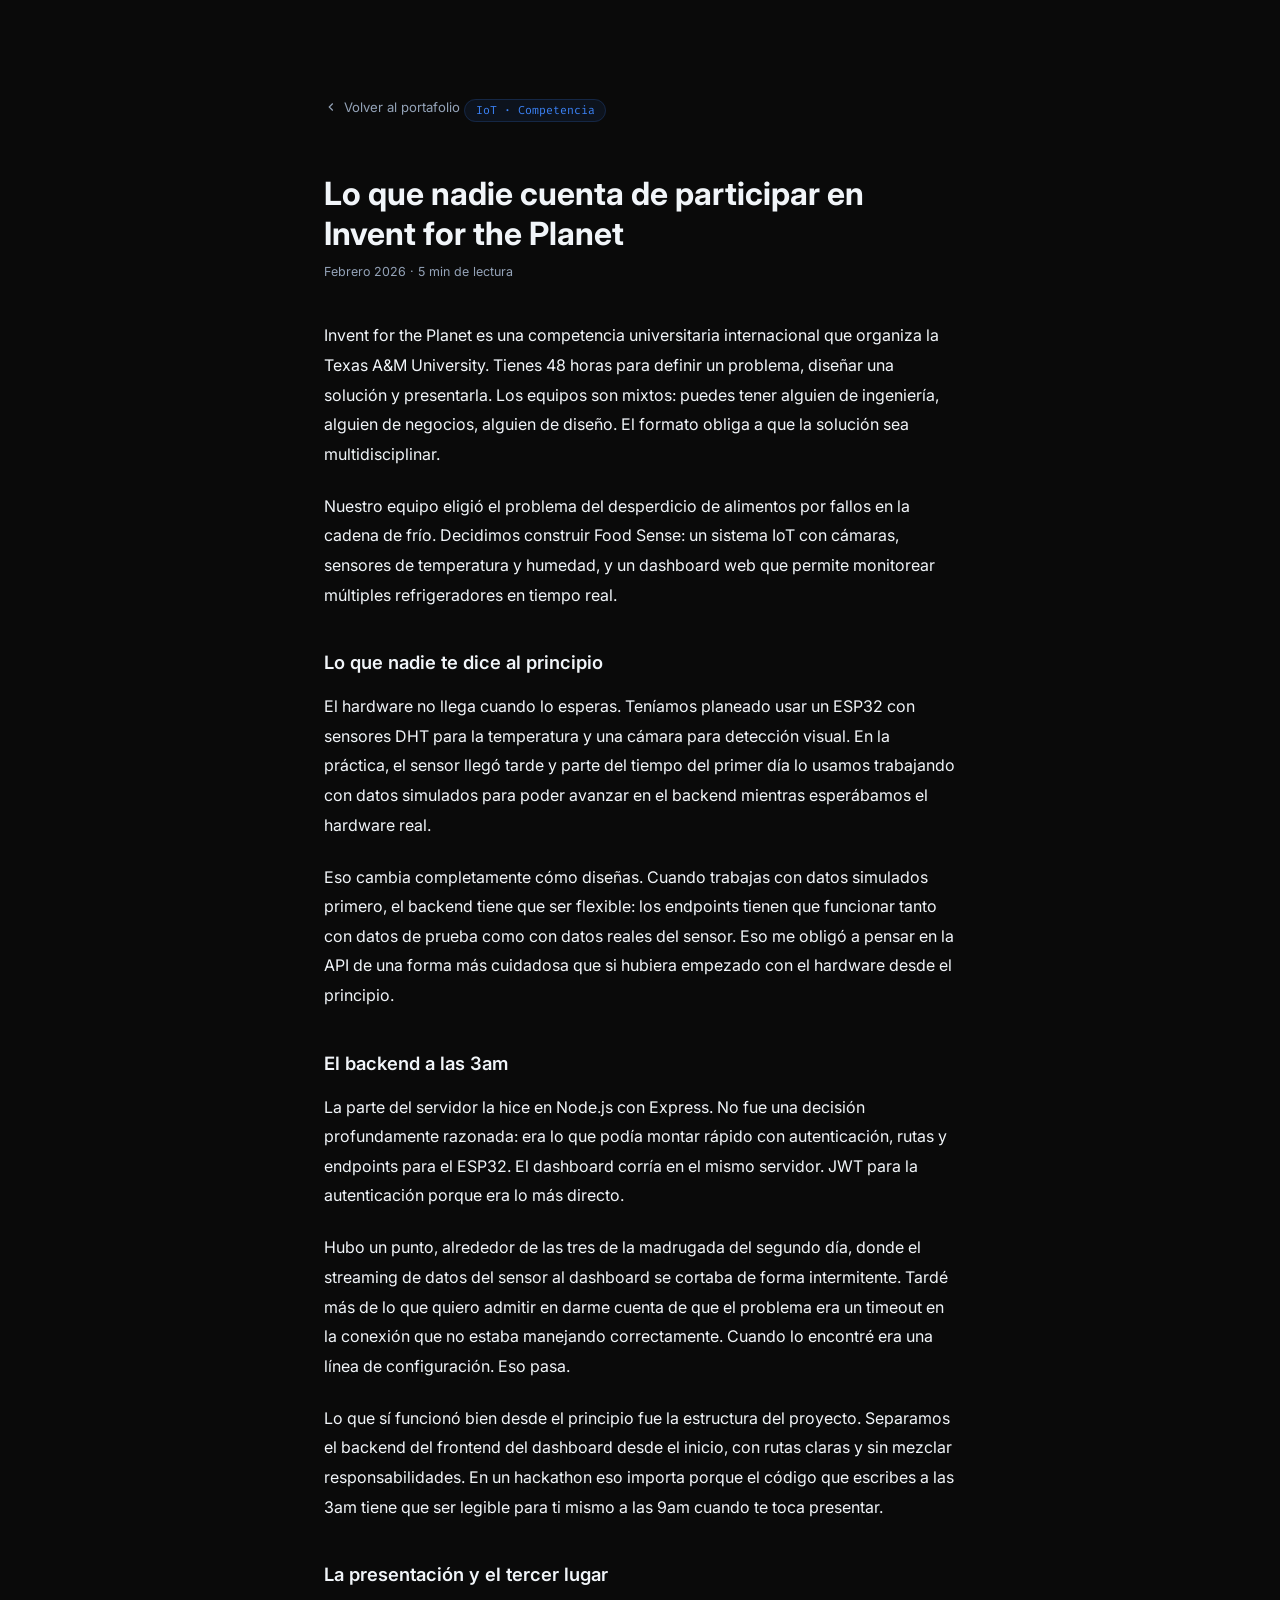
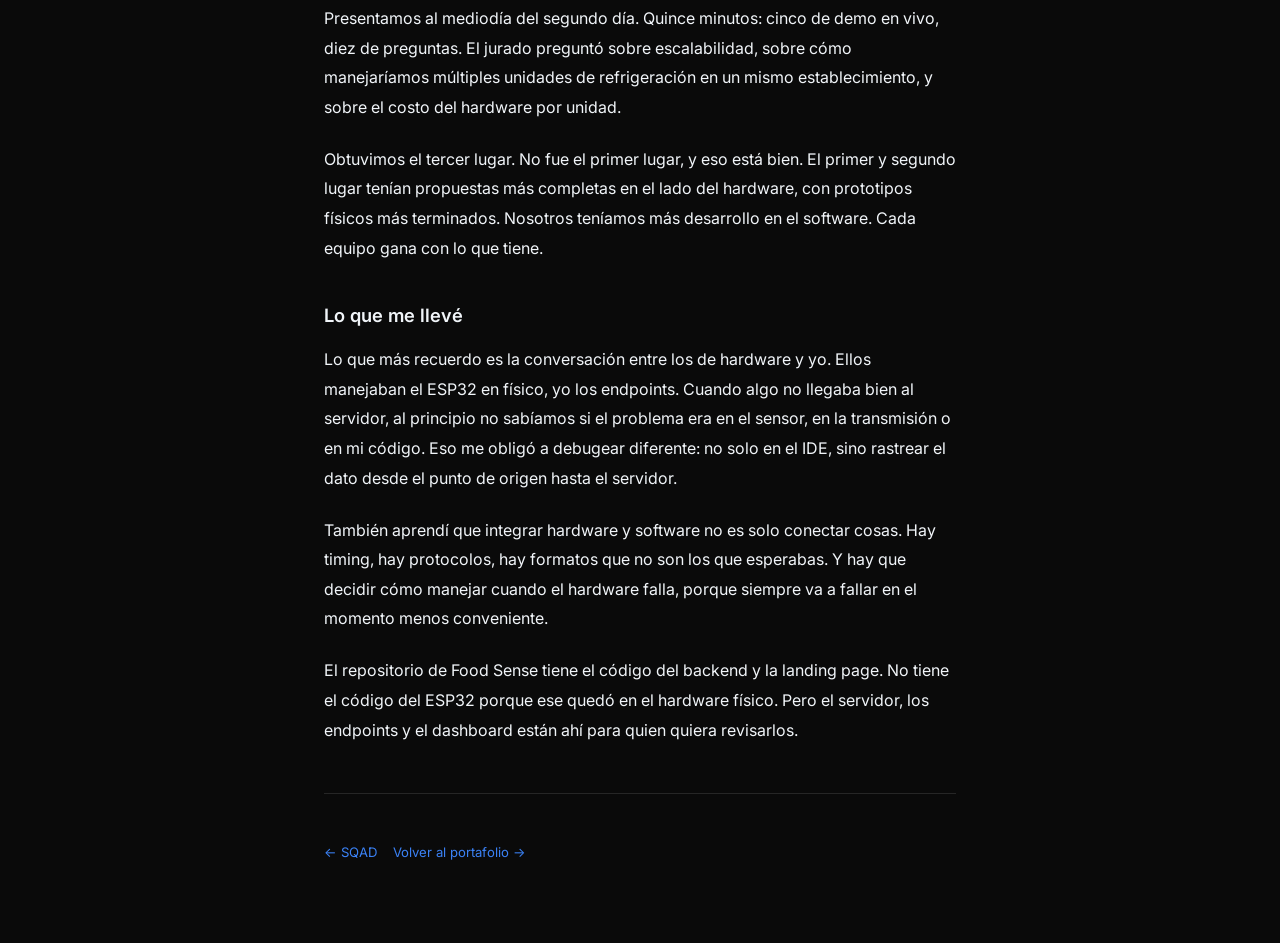
<file: blog/food-sense-iftp.html>
<!DOCTYPE html>
<html lang="es">
<head>
  <meta charset="UTF-8"/>
  <meta name="viewport" content="width=device-width, initial-scale=1.0"/>
  <title>Food Sense e IFTP2026 — Diego Ramirez Magaña</title>
  <meta name="description" content="Un hackathon universitario internacional, sensores que no llegaban, un backend terminado a las 3am, y lo que aprendí sobre trabajar bajo presión real."/>
  <meta name="author" content="Diego Ramirez Magaña"/>
  <link rel="canonical" href="https://epinki07.github.io/portfolio/blog/food-sense-iftp.html"/>
  <meta property="og:type"        content="article"/>
  <meta property="og:title"       content="Lo que nadie cuenta de participar en Invent for the Planet — Diego Ramirez Magaña"/>
  <meta property="og:description" content="Un hackathon universitario internacional, sensores que no llegaban, un backend terminado a las 3am, y lo que aprendí sobre trabajar bajo presión real."/>
  <meta property="og:image"       content="https://epinki07.github.io/portfolio/profile.jpg"/>
  <meta property="og:url"         content="https://epinki07.github.io/portfolio/blog/food-sense-iftp.html"/>
  <script type="application/ld+json">
  {
    "@context": "https://schema.org",
    "@type": "BlogPosting",
    "headline": "Lo que nadie cuenta de participar en Invent for the Planet",
    "description": "Un hackathon universitario internacional, sensores que no llegaban, un backend terminado a las 3am, y lo que aprendí sobre trabajar bajo presión real.",
    "author": {"@type": "Person", "name": "Diego Ramirez Magaña", "url": "https://epinki07.github.io/portfolio/"},
    "url": "https://epinki07.github.io/portfolio/blog/food-sense-iftp.html",
    "datePublished": "2026-04-17",
    "inLanguage": "es",
    "image": "https://epinki07.github.io/portfolio/profile.jpg"
  }
  </script>
  <script>
    (function(){var t=null;try{t=localStorage.getItem('portfolio-theme');}catch(e){}document.documentElement.setAttribute('data-theme',t==='light'?'light':'dark');})();
  </script>
  <link rel="icon" type="image/svg+xml" href="data:image/svg+xml,<svg xmlns='http://www.w3.org/2000/svg' viewBox='0 0 32 32'><rect width='32' height='32' rx='8' fill='%233b82f6'/><text x='50%25' y='54%25' dominant-baseline='middle' text-anchor='middle' font-family='Inter,sans-serif' font-weight='800' font-size='14' fill='white'>DR</text></svg>"/>
  <link href="https://fonts.googleapis.com/css2?family=Inter:wght@300;400;500;600;700&family=Fira+Code:wght@400;500&display=swap" rel="stylesheet"/>
  <link rel="stylesheet" href="../css/styles.css"/>
  <style>
    .blog-wrap { max-width: 680px; margin: 0 auto; padding: 6rem 1.5rem 5rem; }
    .blog-back { display: inline-flex; align-items: center; gap: .4rem; font-size: .82rem; color: var(--muted); text-decoration: none; margin-bottom: 2.5rem; }
    .blog-back:hover { color: var(--accent); }
    .blog-tag { font-family: 'Fira Code', monospace; font-size: .72rem; color: var(--accent); background: var(--accent-soft-bg); border: 1px solid var(--accent-soft-bd); border-radius: 20px; padding: .2rem .65rem; }
    .blog-title { font-size: clamp(1.5rem, 4vw, 2rem); font-weight: 700; line-height: 1.25; margin: 1rem 0 .5rem; color: var(--text); }
    .blog-meta { font-size: .78rem; color: var(--muted); margin-bottom: 2.5rem; }
    .blog-body { font-size: 1rem; line-height: 1.85; color: var(--text); }
    .blog-body p { margin-bottom: 1.4rem; }
    .blog-body h2 { font-size: 1.15rem; font-weight: 600; margin: 2.2rem 0 .8rem; color: var(--text); }
    .blog-body code { font-family: 'Fira Code', monospace; font-size: .85em; background: var(--card2); padding: .1em .4em; border-radius: 4px; color: var(--accent2); }
    .blog-divider { border: none; border-top: 1px solid var(--border); margin: 3rem 0; }
    .blog-footer-nav { display: flex; gap: 1rem; flex-wrap: wrap; }
    .blog-footer-nav a { font-size: .82rem; color: var(--accent); text-decoration: none; }
    .blog-footer-nav a:hover { text-decoration: underline; }
  </style>
</head>
<body>
<div class="blog-wrap">
  <a href="../index.html" class="blog-back">
    <svg width="14" height="14" viewBox="0 0 24 24" fill="none" stroke="currentColor" stroke-width="2"><polyline points="15 18 9 12 15 6"/></svg>
    Volver al portafolio
  </a>

  <span class="blog-tag">IoT · Competencia</span>
  <h1 class="blog-title">Lo que nadie cuenta de participar en Invent for the Planet</h1>
  <p class="blog-meta">Febrero 2026 · 5 min de lectura</p>

  <div class="blog-body">

    <p>
      Invent for the Planet es una competencia universitaria internacional que organiza la Texas A&amp;M University. Tienes 48 horas para definir un problema, diseñar una solución y presentarla. Los equipos son mixtos: puedes tener alguien de ingeniería, alguien de negocios, alguien de diseño. El formato obliga a que la solución sea multidisciplinar.
    </p>

    <p>
      Nuestro equipo eligió el problema del desperdicio de alimentos por fallos en la cadena de frío. Decidimos construir Food Sense: un sistema IoT con cámaras, sensores de temperatura y humedad, y un dashboard web que permite monitorear múltiples refrigeradores en tiempo real.
    </p>

    <h2>Lo que nadie te dice al principio</h2>

    <p>
      El hardware no llega cuando lo esperas. Teníamos planeado usar un ESP32 con sensores DHT para la temperatura y una cámara para detección visual. En la práctica, el sensor llegó tarde y parte del tiempo del primer día lo usamos trabajando con datos simulados para poder avanzar en el backend mientras esperábamos el hardware real.
    </p>

    <p>
      Eso cambia completamente cómo diseñas. Cuando trabajas con datos simulados primero, el backend tiene que ser flexible: los endpoints tienen que funcionar tanto con datos de prueba como con datos reales del sensor. Eso me obligó a pensar en la API de una forma más cuidadosa que si hubiera empezado con el hardware desde el principio.
    </p>

    <h2>El backend a las 3am</h2>

    <p>
      La parte del servidor la hice en Node.js con Express. No fue una decisión profundamente razonada: era lo que podía montar rápido con autenticación, rutas y endpoints para el ESP32. El dashboard corría en el mismo servidor. JWT para la autenticación porque era lo más directo.
    </p>

    <p>
      Hubo un punto, alrededor de las tres de la madrugada del segundo día, donde el streaming de datos del sensor al dashboard se cortaba de forma intermitente. Tardé más de lo que quiero admitir en darme cuenta de que el problema era un timeout en la conexión que no estaba manejando correctamente. Cuando lo encontré era una línea de configuración. Eso pasa.
    </p>

    <p>
      Lo que sí funcionó bien desde el principio fue la estructura del proyecto. Separamos el backend del frontend del dashboard desde el inicio, con rutas claras y sin mezclar responsabilidades. En un hackathon eso importa porque el código que escribes a las 3am tiene que ser legible para ti mismo a las 9am cuando te toca presentar.
    </p>

    <h2>La presentación y el tercer lugar</h2>

    <p>
      Presentamos al mediodía del segundo día. Quince minutos: cinco de demo en vivo, diez de preguntas. El jurado preguntó sobre escalabilidad, sobre cómo manejaríamos múltiples unidades de refrigeración en un mismo establecimiento, y sobre el costo del hardware por unidad.
    </p>

    <p>
      Obtuvimos el tercer lugar. No fue el primer lugar, y eso está bien. El primer y segundo lugar tenían propuestas más completas en el lado del hardware, con prototipos físicos más terminados. Nosotros teníamos más desarrollo en el software. Cada equipo gana con lo que tiene.
    </p>

    <h2>Lo que me llevé</h2>

    <p>
      Lo que más recuerdo es la conversación entre los de hardware y yo. Ellos manejaban el ESP32 en físico, yo los endpoints. Cuando algo no llegaba bien al servidor, al principio no sabíamos si el problema era en el sensor, en la transmisión o en mi código. Eso me obligó a debugear diferente: no solo en el IDE, sino rastrear el dato desde el punto de origen hasta el servidor.
    </p>

    <p>
      También aprendí que integrar hardware y software no es solo conectar cosas. Hay timing, hay protocolos, hay formatos que no son los que esperabas. Y hay que decidir cómo manejar cuando el hardware falla, porque siempre va a fallar en el momento menos conveniente.
    </p>

    <p>
      El repositorio de Food Sense tiene el código del backend y la landing page. No tiene el código del ESP32 porque ese quedó en el hardware físico. Pero el servidor, los endpoints y el dashboard están ahí para quien quiera revisarlos.
    </p>

  </div>

  <hr class="blog-divider"/>
  <div class="blog-footer-nav">
    <a href="por-que-construi-sqad.html">← SQAD</a>
    <a href="../index.html">Volver al portafolio →</a>
  </div>
</div>
<script>
  (function () {
    var theme = localStorage.getItem('portfolio-theme') === 'light' ? 'light' : 'dark';
    document.documentElement.setAttribute('data-theme', theme);
  })();
</script>
</body>
</html>
</file>
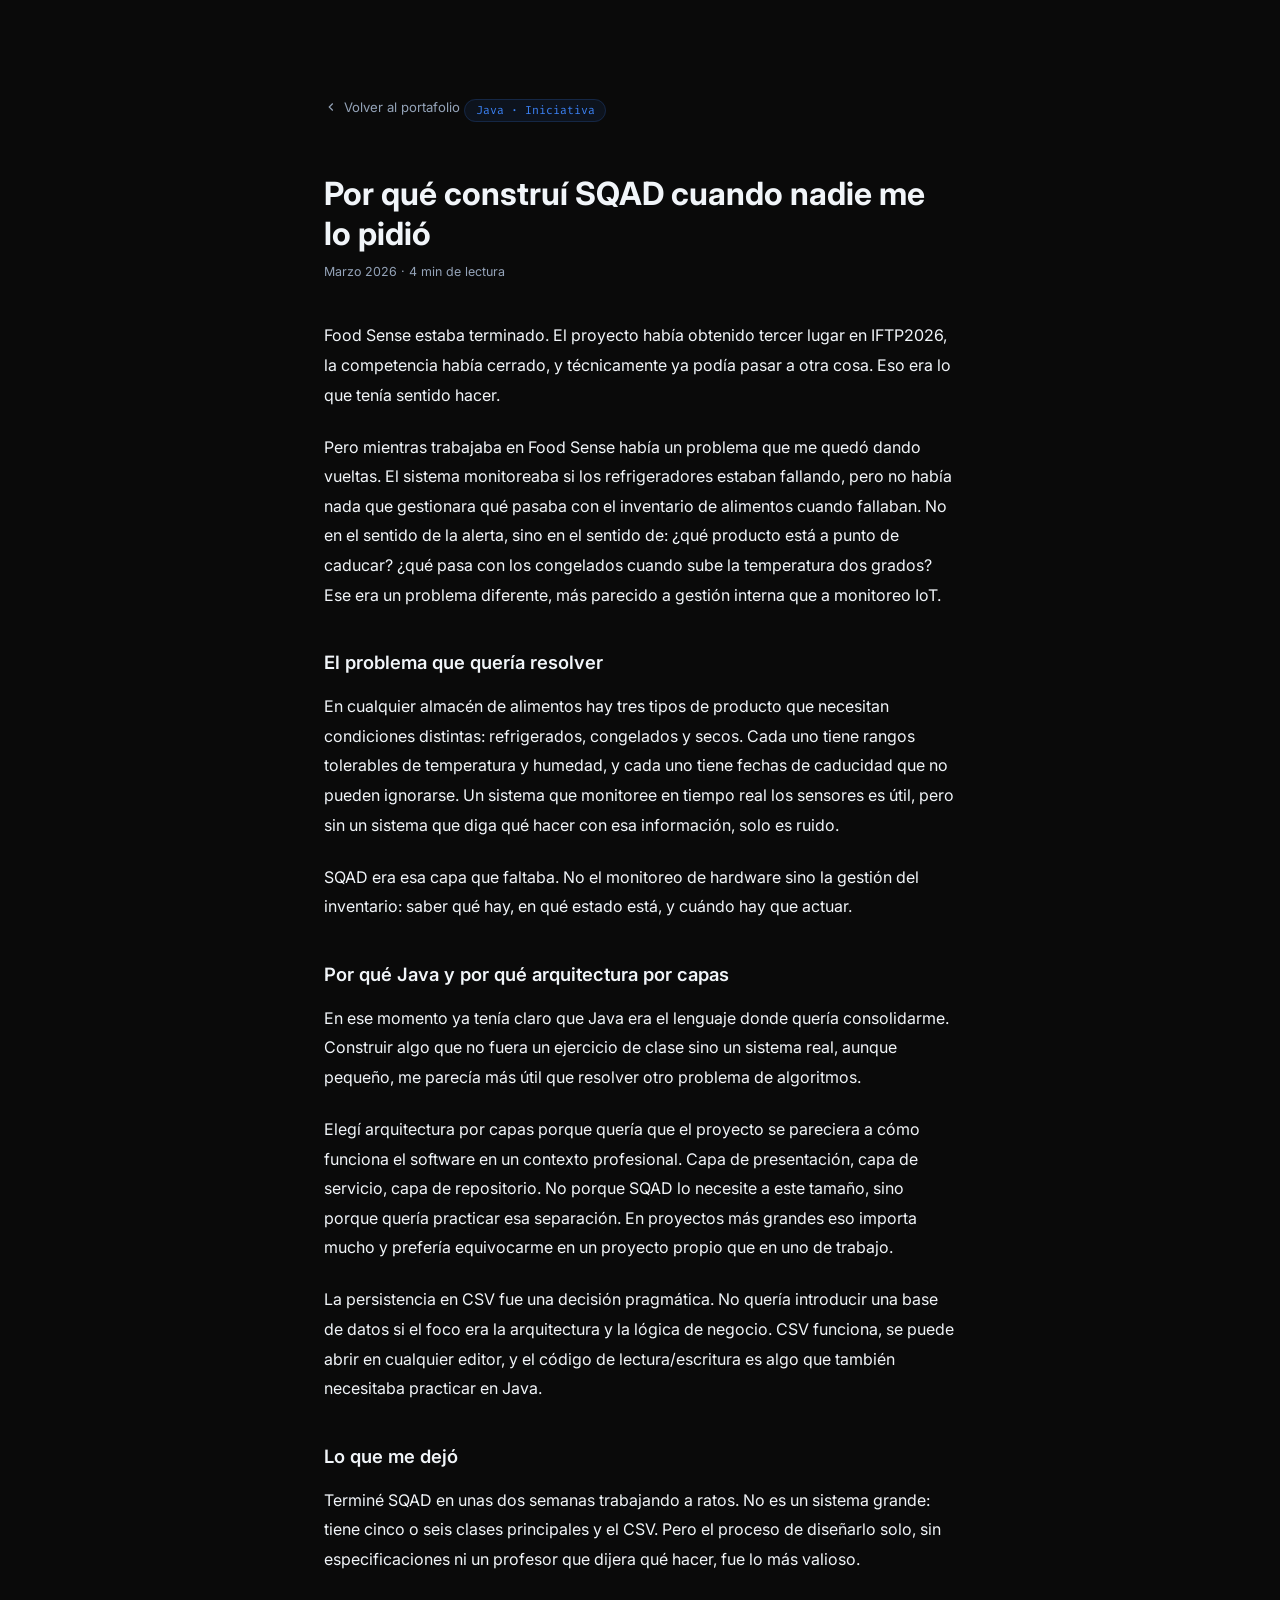
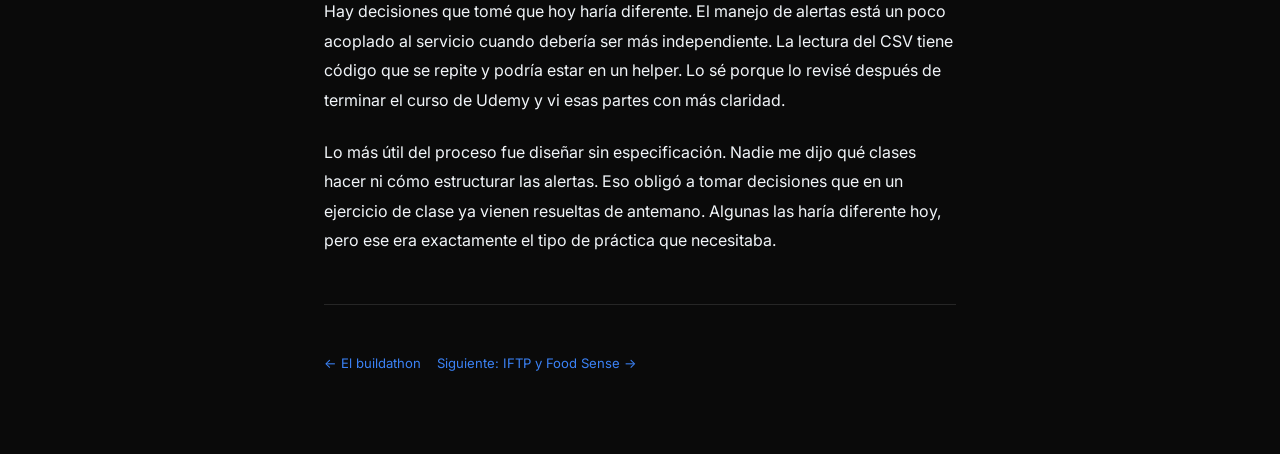
<file: blog/por-que-construi-sqad.html>
<!DOCTYPE html>
<html lang="es">
<head>
  <meta charset="UTF-8"/>
  <meta name="viewport" content="width=device-width, initial-scale=1.0"/>
  <title>Por qué construí SQAD — Diego Ramirez Magaña</title>
  <meta name="description" content="Después de IFTP2026 ya tenía Food Sense. El proyecto estaba listo y entregado. Pero algo del problema no me dejaba cerrar la laptop."/>
  <meta name="author" content="Diego Ramirez Magaña"/>
  <link rel="canonical" href="https://epinki07.github.io/portfolio/blog/por-que-construi-sqad.html"/>
  <meta property="og:type"        content="article"/>
  <meta property="og:title"       content="Por qué construí SQAD cuando nadie me lo pidió — Diego Ramirez Magaña"/>
  <meta property="og:description" content="Después de IFTP2026 ya tenía Food Sense. El proyecto estaba listo y entregado. Pero algo del problema no me dejaba cerrar la laptop."/>
  <meta property="og:image"       content="https://epinki07.github.io/portfolio/profile.jpg"/>
  <meta property="og:url"         content="https://epinki07.github.io/portfolio/blog/por-que-construi-sqad.html"/>
  <script type="application/ld+json">
  {
    "@context": "https://schema.org",
    "@type": "BlogPosting",
    "headline": "Por qué construí SQAD cuando nadie me lo pidió",
    "description": "Después de IFTP2026 ya tenía Food Sense. El proyecto estaba listo y entregado. Pero algo del problema no me dejaba cerrar la laptop.",
    "author": {"@type": "Person", "name": "Diego Ramirez Magaña", "url": "https://epinki07.github.io/portfolio/"},
    "url": "https://epinki07.github.io/portfolio/blog/por-que-construi-sqad.html",
    "datePublished": "2026-04-17",
    "inLanguage": "es",
    "image": "https://epinki07.github.io/portfolio/profile.jpg"
  }
  </script>
  <script>
    (function(){var t=null;try{t=localStorage.getItem('portfolio-theme');}catch(e){}document.documentElement.setAttribute('data-theme',t==='light'?'light':'dark');})();
  </script>
  <link rel="icon" type="image/svg+xml" href="data:image/svg+xml,<svg xmlns='http://www.w3.org/2000/svg' viewBox='0 0 32 32'><rect width='32' height='32' rx='8' fill='%233b82f6'/><text x='50%25' y='54%25' dominant-baseline='middle' text-anchor='middle' font-family='Inter,sans-serif' font-weight='800' font-size='14' fill='white'>DR</text></svg>"/>
  <link href="https://fonts.googleapis.com/css2?family=Inter:wght@300;400;500;600;700&family=Fira+Code:wght@400;500&display=swap" rel="stylesheet"/>
  <link rel="stylesheet" href="../css/styles.css"/>
  <style>
    .blog-wrap { max-width: 680px; margin: 0 auto; padding: 6rem 1.5rem 5rem; }
    .blog-back { display: inline-flex; align-items: center; gap: .4rem; font-size: .82rem; color: var(--muted); text-decoration: none; margin-bottom: 2.5rem; }
    .blog-back:hover { color: var(--accent); }
    .blog-tag { font-family: 'Fira Code', monospace; font-size: .72rem; color: var(--accent); background: var(--accent-soft-bg); border: 1px solid var(--accent-soft-bd); border-radius: 20px; padding: .2rem .65rem; }
    .blog-title { font-size: clamp(1.5rem, 4vw, 2rem); font-weight: 700; line-height: 1.25; margin: 1rem 0 .5rem; color: var(--text); }
    .blog-meta { font-size: .78rem; color: var(--muted); margin-bottom: 2.5rem; }
    .blog-body { font-size: 1rem; line-height: 1.85; color: var(--text); }
    .blog-body p { margin-bottom: 1.4rem; }
    .blog-body h2 { font-size: 1.15rem; font-weight: 600; margin: 2.2rem 0 .8rem; color: var(--text); }
    .blog-body code { font-family: 'Fira Code', monospace; font-size: .85em; background: var(--card2); padding: .1em .4em; border-radius: 4px; color: var(--accent2); }
    .blog-divider { border: none; border-top: 1px solid var(--border); margin: 3rem 0; }
    .blog-footer-nav { display: flex; gap: 1rem; flex-wrap: wrap; }
    .blog-footer-nav a { font-size: .82rem; color: var(--accent); text-decoration: none; }
    .blog-footer-nav a:hover { text-decoration: underline; }
  </style>
</head>
<body>
<div class="blog-wrap">
  <a href="../index.html" class="blog-back">
    <svg width="14" height="14" viewBox="0 0 24 24" fill="none" stroke="currentColor" stroke-width="2"><polyline points="15 18 9 12 15 6"/></svg>
    Volver al portafolio
  </a>

  <span class="blog-tag">Java · Iniciativa</span>
  <h1 class="blog-title">Por qué construí SQAD cuando nadie me lo pidió</h1>
  <p class="blog-meta">Marzo 2026 · 4 min de lectura</p>

  <div class="blog-body">

    <p>
      Food Sense estaba terminado. El proyecto había obtenido tercer lugar en IFTP2026, la competencia había cerrado, y técnicamente ya podía pasar a otra cosa. Eso era lo que tenía sentido hacer.
    </p>

    <p>
      Pero mientras trabajaba en Food Sense había un problema que me quedó dando vueltas. El sistema monitoreaba si los refrigeradores estaban fallando, pero no había nada que gestionara qué pasaba con el inventario de alimentos cuando fallaban. No en el sentido de la alerta, sino en el sentido de: ¿qué producto está a punto de caducar? ¿qué pasa con los congelados cuando sube la temperatura dos grados? Ese era un problema diferente, más parecido a gestión interna que a monitoreo IoT.
    </p>

    <h2>El problema que quería resolver</h2>

    <p>
      En cualquier almacén de alimentos hay tres tipos de producto que necesitan condiciones distintas: refrigerados, congelados y secos. Cada uno tiene rangos tolerables de temperatura y humedad, y cada uno tiene fechas de caducidad que no pueden ignorarse. Un sistema que monitoree en tiempo real los sensores es útil, pero sin un sistema que diga qué hacer con esa información, solo es ruido.
    </p>

    <p>
      SQAD era esa capa que faltaba. No el monitoreo de hardware sino la gestión del inventario: saber qué hay, en qué estado está, y cuándo hay que actuar.
    </p>

    <h2>Por qué Java y por qué arquitectura por capas</h2>

    <p>
      En ese momento ya tenía claro que Java era el lenguaje donde quería consolidarme. Construir algo que no fuera un ejercicio de clase sino un sistema real, aunque pequeño, me parecía más útil que resolver otro problema de algoritmos.
    </p>

    <p>
      Elegí arquitectura por capas porque quería que el proyecto se pareciera a cómo funciona el software en un contexto profesional. Capa de presentación, capa de servicio, capa de repositorio. No porque SQAD lo necesite a este tamaño, sino porque quería practicar esa separación. En proyectos más grandes eso importa mucho y prefería equivocarme en un proyecto propio que en uno de trabajo.
    </p>

    <p>
      La persistencia en CSV fue una decisión pragmática. No quería introducir una base de datos si el foco era la arquitectura y la lógica de negocio. CSV funciona, se puede abrir en cualquier editor, y el código de lectura/escritura es algo que también necesitaba practicar en Java.
    </p>

    <h2>Lo que me dejó</h2>

    <p>
      Terminé SQAD en unas dos semanas trabajando a ratos. No es un sistema grande: tiene cinco o seis clases principales y el CSV. Pero el proceso de diseñarlo solo, sin especificaciones ni un profesor que dijera qué hacer, fue lo más valioso.
    </p>

    <p>
      Hay decisiones que tomé que hoy haría diferente. El manejo de alertas está un poco acoplado al servicio cuando debería ser más independiente. La lectura del CSV tiene código que se repite y podría estar en un helper. Lo sé porque lo revisé después de terminar el curso de Udemy y vi esas partes con más claridad.
    </p>

    <p>
      Lo más útil del proceso fue diseñar sin especificación. Nadie me dijo qué clases hacer ni cómo estructurar las alertas. Eso obligó a tomar decisiones que en un ejercicio de clase ya vienen resueltas de antemano. Algunas las haría diferente hoy, pero ese era exactamente el tipo de práctica que necesitaba.
    </p>

  </div>

  <hr class="blog-divider"/>
  <div class="blog-footer-nav">
    <a href="buildathon-48-horas.html">← El buildathon</a>
    <a href="food-sense-iftp.html">Siguiente: IFTP y Food Sense →</a>
  </div>
</div>
<script>
  (function () {
    var theme = localStorage.getItem('portfolio-theme') === 'light' ? 'light' : 'dark';
    document.documentElement.setAttribute('data-theme', theme);
  })();
</script>
</body>
</html>
</file>
<file: css/styles.css>
*, *::before, *::after { box-sizing: border-box; margin: 0; padding: 0; }

:root {
  --bg:       #0a0a0a;
  --bg2:      #111111;
  --card:     #161616;
  --card2:    #1c1c1c;
  --accent:   #3b82f6;
  --accent2:  #a78bfa;
  --green:    #34d399;
  --gold:     #fbbf24;
  --text:     #f1f5f9;
  --muted:    #94a3b8;
  --border:   #262626;
  --border2:  #333333;
  --accent-soft-bg:    rgba(59,130,246,.08);
  --accent-soft-bg2:   rgba(59,130,246,.12);
  --accent-soft-bg3:   rgba(59,130,246,.16);
  --accent-soft-bd:    rgba(59,130,246,.18);
  --accent-soft-bd2:   rgba(59,130,246,.32);
  --accent2-soft-bg:   rgba(167,139,250,.08);
  --accent2-soft-bd:   rgba(167,139,250,.15);
  --accent2-soft-bd2:  rgba(167,139,250,.2);
  --green-soft-bg:     rgba(52,211,153,.08);
  --green-soft-bd:     rgba(52,211,153,.2);
  --green-soft-bd2:    rgba(52,211,153,.25);
  --gold-soft-bg:      rgba(251,191,36,.1);
  --gold-soft-bd:      rgba(251,191,36,.25);
  --silver-soft-bg:    rgba(148,163,184,.1);
  --silver-soft-bd:    rgba(148,163,184,.25);
  --silver-soft-bd2:   rgba(148,163,184,.28);
  --nav-bg:            rgba(10,10,10,.92);
  --nav-menu-bg:       rgba(10,10,10,.97);
  --hero-bg:           #000;
  --hero-title:        #fff;
  --hero-desc:         #cbd5e1;
  --text-inverse:      #fff;
  --hero-avatar-grad-1:#1d4ed8;
  --hero-avatar-grad-2:#7c3aed;
  --online-bg:         #111;
  --card-hover-accent-bg:#1a2030;
  --modal-overlay-bg:  rgba(0,0,0,.88);
  --modal-shadow:      rgba(0,0,0,.6);
  --modal-close-hover: #333;
  --contact-bg:        #000;
  --footer-bg:         #000;
  --footer-text:       var(--muted);
  --thumb-dark-1:      #111;
  --thumb-dark-2:      #1a1a1a;
  --profile-object-position: center 24%;
}

html {
  scroll-behavior: smooth;
  color-scheme: dark;
}
html[data-theme="light"] {
  color-scheme: light;
  --bg:       #eef4fa;
  --bg2:      #f8fbff;
  --card:     #ffffff;
  --card2:    #edf3f9;
  --accent:   #2563eb;
  --accent2:  #7c3aed;
  --text:     #0f172a;
  --muted:    #475569;
  --border:   #d6e1ec;
  --border2:  #bfd0e0;
  --accent-soft-bg:    rgba(37,99,235,.08);
  --accent-soft-bg2:   rgba(37,99,235,.12);
  --accent-soft-bg3:   rgba(37,99,235,.16);
  --accent-soft-bd:    rgba(37,99,235,.18);
  --accent-soft-bd2:   rgba(37,99,235,.28);
  --accent2-soft-bg:   rgba(124,58,237,.08);
  --accent2-soft-bd:   rgba(124,58,237,.14);
  --accent2-soft-bd2:  rgba(124,58,237,.2);
  --green-soft-bg:     rgba(52,211,153,.1);
  --green-soft-bd:     rgba(52,211,153,.22);
  --green-soft-bd2:    rgba(52,211,153,.28);
  --gold-soft-bg:      rgba(251,191,36,.16);
  --gold-soft-bd:      rgba(251,191,36,.28);
  --silver-soft-bg:    rgba(100,116,139,.12);
  --silver-soft-bd:    rgba(100,116,139,.22);
  --silver-soft-bd2:   rgba(100,116,139,.28);
  --nav-bg:            rgba(248,251,255,.9);
  --nav-menu-bg:       rgba(248,251,255,.97);
  --hero-bg:           linear-gradient(180deg, #f7fbff 0%, #edf4fb 100%);
  --hero-title:        #0f172a;
  --hero-desc:         #334155;
  --text-inverse:      #fff;
  --hero-avatar-grad-1:#2563eb;
  --hero-avatar-grad-2:#7c3aed;
  --online-bg:         rgba(255,255,255,.92);
  --card-hover-accent-bg:#eaf2ff;
  --modal-overlay-bg:  rgba(15,23,42,.72);
  --modal-shadow:      rgba(15,23,42,.25);
  --modal-close-hover: #dbe7f3;
  --contact-bg:        #eef4fa;
  --footer-bg:         #eef4fa;
  --footer-text:       var(--muted);
  --thumb-dark-1:      #d9e4ee;
  --thumb-dark-2:      #c6d4e2;
}
body {
  background: var(--bg);
  color: var(--text);
  font-family: 'Inter', sans-serif;
  line-height: 1.6;
  overflow-x: hidden;
}
body.menu-open { overflow: hidden; }
img { max-width: 100%; }
a:focus-visible,
button:focus-visible {
  outline: 2px solid var(--accent);
  outline-offset: 3px;
}

/* ── NAV ── */
nav {
  position: fixed; top: 0; width: 100%; z-index: 100;
  background: var(--nav-bg);
  backdrop-filter: blur(16px);
  border-bottom: 1px solid var(--border);
  padding: .9rem 2.5rem;
  display: flex; align-items: center; justify-content: space-between;
}
.nav-logo {
  font-family: 'Fira Code', monospace;
  font-size: .9rem; color: var(--accent); font-weight: 500;
}
.nav-links { display: flex; gap: .25rem; list-style: none; }
.nav-links a {
  color: var(--muted); text-decoration: none;
  font-size: .875rem; font-weight: 500;
  padding: .4rem .9rem; border-radius: 6px;
  transition: color .2s, background .2s;
  position: relative;
}
.nav-links a:hover,
.nav-links a.active {
  color: #fff;
  background: var(--accent);
}
.nav-right {
  display: flex;
  align-items: center;
  gap: .75rem;
}
.lang-btn,
.theme-btn {
  display: inline-flex;
  align-items: center;
  gap: .45rem;
  background: var(--card);
  border: 1px solid var(--border2);
  color: var(--text);
  border-radius: 999px;
  padding: .45rem .8rem;
  cursor: pointer;
  transition: border-color .2s, transform .2s, background .2s;
  font-size: .78rem;
}
.lang-btn:hover,
.theme-btn:hover {
  border-color: var(--accent);
  background: var(--card2);
  transform: translateY(-1px);
}
.theme-btn .theme-icon { font-size: .95rem; line-height: 1; }
.lang-btn .lang-flag { font-size: .95rem; line-height: 1; }
.theme-btn .theme-label,
.lang-btn .lang-label {
  font-family: 'Fira Code', monospace;
  font-weight: 600;
  letter-spacing: .04em;
}

/* ── HERO ── */
.hero {
  min-height: 100vh;
  background: var(--hero-bg);
  display: flex; align-items: center;
  padding: 7rem 2.5rem 5rem;
  position: relative; overflow: hidden;
}
.hero::before {
  content: '';
  position: absolute; inset: 0;
  background:
    radial-gradient(ellipse 55% 55% at 20% 50%, var(--accent-soft-bg2) 0%, transparent 65%),
    radial-gradient(ellipse 40% 40% at 80% 30%, var(--accent2-soft-bg) 0%, transparent 60%);
  pointer-events: none;
}
.hero-inner {
  max-width: 1000px; margin: 0 auto; width: 100%;
  display: flex; align-items: center;
  justify-content: space-between; gap: 4rem;
  position: relative; z-index: 1;
}
.hero-text { flex: 1; }
.hero-label {
  font-family: 'Fira Code', monospace;
  font-size: .82rem; color: var(--accent);
  margin-bottom: .75rem; display: block;
}
.hero h1 {
  font-size: clamp(2.4rem, 6vw, 4rem);
  font-weight: 800; color: var(--hero-title);
  line-height: 1.08; margin-bottom: .75rem;
  letter-spacing: -.02em;
}
.hero h1 .highlight { color: var(--accent); }
.hero-role {
  font-size: 1rem; color: var(--muted);
  margin-bottom: 1.5rem; font-weight: 400;
}
.hero-role strong { color: var(--accent2); font-weight: 600; }
.hero-desc {
  color: var(--hero-desc); font-size: .95rem;
  max-width: 460px; line-height: 1.8; margin-bottom: 2.25rem;
}
.latest-hero-link {
  display: inline-flex;
  align-items: center;
  gap: .45rem;
  margin: 1rem 0 1.2rem;
  padding: .45rem .8rem;
  border-radius: 999px;
  background: var(--accent-soft-bg2);
  border: 1px solid var(--accent-soft-bd2);
  color: var(--accent);
  font-family: 'Fira Code', monospace;
  font-size: .72rem;
  font-weight: 600;
  text-decoration: none;
  transition: transform .2s, border-color .2s, background .2s;
}
.latest-hero-link:hover {
  transform: translateY(-1px);
  border-color: var(--accent);
  background: var(--card-hover-accent-bg);
}
.hero-btns { display: flex; gap: .85rem; flex-wrap: wrap; }

/* ── QUÉ BUSCO ── */
.looking-for {
  margin: 1.5rem 0 0;
  background: linear-gradient(135deg, var(--accent-soft-bg2), var(--accent2-soft-bg));
  border: 1px solid var(--accent-soft-bd);
  border-radius: 12px;
  padding: 1rem 1.2rem;
}
.looking-for-label {
  font-family: 'Fira Code', monospace;
  font-size: .7rem;
  letter-spacing: .12em;
  text-transform: uppercase;
  color: var(--accent2);
  margin-bottom: .75rem;
  display: block;
}
.looking-for-grid {
  display: grid;
  grid-template-columns: repeat(auto-fit, minmax(180px, 1fr));
  gap: .65rem;
}
.looking-for-item {
  display: flex;
  align-items: center;
  gap: .5rem;
  font-size: .82rem;
  color: var(--text);
  font-weight: 500;
}
.looking-for-icon {
  font-size: 1.1rem;
  flex-shrink: 0;
}
@media (max-width: 560px) {
  .looking-for-grid {
    grid-template-columns: 1fr 1fr;
  }
}
@media (max-width: 420px) {
  .looking-for-grid {
    grid-template-columns: 1fr;
  }
  .looking-for-item {
    font-size: .78rem;
  }
}
.btn {
  padding: .7rem 1.6rem; border-radius: 8px;
  font-weight: 600; font-size: .875rem;
  text-decoration: none; transition: all .2s;
  display: inline-flex; align-items: center; gap: .5rem;
  cursor: pointer;
}
.btn-primary { background: var(--accent); color: var(--text-inverse); border: 2px solid var(--accent); }
.btn-primary:hover { background: #2563eb; border-color: #2563eb; transform: translateY(-2px); }
.btn-ghost { background: transparent; color: var(--text); border: 2px solid var(--border2); }
.btn-ghost:hover { border-color: var(--muted); transform: translateY(-2px); }
.btn svg { width: 16px; height: 16px; }

.hero-avatar-wrap {
  flex-shrink: 0;
  position: relative;
  display: flex;
  flex-direction: column;
  align-items: center;
}
.hero-avatar {
  width: 244px; height: 244px; border-radius: 50%;
  border: 2px solid var(--border2);
  background: linear-gradient(135deg, var(--hero-avatar-grad-1), var(--hero-avatar-grad-2));
  display: flex; align-items: center; justify-content: center;
  font-size: 4.5rem; font-weight: 800; color: var(--text-inverse);
  box-shadow: 0 0 80px rgba(59,130,246,.2);
  padding: 0; overflow: hidden;
}
.hero-avatar img,
.about-avatar img {
  width: 100%; height: 100%;
  object-fit: cover;
  object-position: var(--profile-object-position);
  border-radius: 50%;
  display: block;
}
.online-pill {
  position: absolute; bottom: 10px; left: 50%; transform: translateX(-50%);
  background: var(--online-bg); border: 1px solid var(--green-soft-bd2);
  color: var(--green); font-size: .7rem; font-weight: 600;
  padding: .25rem .75rem; border-radius: 999px;
  white-space: nowrap;
  display: flex; align-items: center; gap: .4rem;
}
.online-pill::before {
  content: ''; width: 6px; height: 6px; border-radius: 50%;
  background: var(--green); animation: blink 1.5s infinite;
}
@keyframes blink { 0%,100%{opacity:1} 50%{opacity:.3} }

.scroll-hint {
  position: absolute; bottom: 2rem; left: 50%;
  transform: translateX(-50%);
  color: var(--muted); font-size: .72rem;
  display: flex; flex-direction: column; align-items: center; gap: .3rem;
  z-index: 1;
}
.scroll-hint svg { animation: drop 2s ease-in-out infinite; }
@keyframes drop { 0%,100%{transform:translateY(0)} 50%{transform:translateY(6px)} }

/* ── LAYOUT ── */
section {
  padding: 5.5rem 2.5rem;
  scroll-margin-top: 5.5rem;
}
.container { max-width: 1000px; margin: 0 auto; }
.container-wide { max-width: 1160px; }
.section-tag {
  font-family: 'Fira Code', monospace;
  font-size: .75rem; color: var(--accent);
  letter-spacing: .1em; text-transform: uppercase;
  margin-bottom: .4rem; display: block;
}
.section-title {
  font-size: clamp(1.6rem, 3vw, 2.1rem);
  font-weight: 700; color: var(--text);
  margin-bottom: .4rem; letter-spacing: -.01em;
}
.section-title span { color: var(--accent); }
.section-sub { color: var(--muted); font-size: .9rem; margin-bottom: 3rem; }
.divider {
  width: 44px; height: 2px;
  background: linear-gradient(90deg, var(--accent), var(--accent2));
  border-radius: 2px; margin: .8rem 0 2.75rem;
}

/* ── ABOUT ── */
#about { background: var(--bg2); }
.about-grid { display: grid; grid-template-columns: 240px 1fr; gap: 3.5rem; align-items: start; }
.about-card {
  background: var(--card); border: 1px solid var(--border);
  border-radius: 16px; padding: 2rem 1.5rem; text-align: center;
}
.about-avatar {
  width: 102px; height: 102px; border-radius: 50%;
  background: linear-gradient(135deg, var(--accent), var(--accent2));
  display: flex; align-items: center; justify-content: center;
  font-size: 2.2rem; font-weight: 800; color: var(--text-inverse);
  margin: 0 auto 1rem;
  padding: 0; overflow: hidden;
}
.about-card h3 { font-size: 1rem; font-weight: 700; color: var(--text); margin-bottom: .2rem; }
.about-card p { font-size: .78rem; color: var(--muted); line-height: 1.5; margin-bottom: 1.5rem; }
.about-stats { display: grid; grid-template-columns: 1fr 1fr; gap: .6rem; }
.stat {
  background: var(--card2); border: 1px solid var(--border);
  border-radius: 10px; padding: .7rem .5rem;
}
.stat-num { font-size: 1.3rem; font-weight: 800; color: var(--accent); }
.stat-label { font-size: .68rem; color: var(--muted); }
.about-body p {
  color: var(--muted); font-size: .92rem;
  line-height: 1.85; margin-bottom: 1rem;
}
.about-body p strong { color: var(--text); font-weight: 600; }

/* ── NOW / APRENDIENDO ── */
.now-learning {
  margin: 1.75rem 0 0;
  background: linear-gradient(135deg, var(--accent-soft-bg2), var(--accent2-soft-bg));
  border: 1px solid var(--accent-soft-bd);
  border-radius: 14px;
  padding: 1rem 1.1rem;
  display: flex;
  align-items: flex-start;
  gap: .85rem;
}
.now-learning-icon {
  font-size: 1.3rem;
  line-height: 1;
  margin-top: .1rem;
}
.now-learning-body { flex: 1; min-width: 0; }
.now-learning-label {
  font-family: 'Fira Code', monospace;
  font-size: .68rem;
  letter-spacing: .12em;
  text-transform: uppercase;
  color: var(--accent2);
  margin-bottom: .25rem;
  display: block;
}
.now-learning-text {
  font-size: .86rem;
  color: var(--text);
  line-height: 1.55;
}
.now-learning-text strong { color: var(--accent); font-weight: 600; }

.chips { display: flex; flex-wrap: wrap; gap: .5rem; margin-top: 1.5rem; }
.chip {
  font-size: .78rem; padding: .3rem .85rem; border-radius: 999px;
  background: var(--accent-soft-bg); border: 1px solid var(--accent-soft-bd);
  color: var(--accent); font-weight: 500;
}

/* ── LO MÁS RECIENTE ── */
#reciente { background: var(--bg); }
.latest-card {
  background: linear-gradient(135deg, var(--card), var(--card2));
  border: 1px solid var(--accent-soft-bd2);
  border-radius: 16px;
  padding: 1.25rem;
  display: grid;
  grid-template-columns: 180px 1fr;
  gap: 1.5rem;
  align-items: center;
  box-shadow: 0 18px 60px rgba(59,130,246,.08);
}
.latest-card + .latest-card { margin-top: 1rem; }
.latest-badge-wrap {
  background: var(--bg2);
  border: 1px solid var(--border);
  border-radius: 14px;
  padding: .75rem;
  display: flex;
  align-items: center;
  justify-content: center;
}
.latest-badge-wrap--wide { min-height: 150px; }
.latest-badge-img {
  width: 100%;
  max-width: 160px;
  aspect-ratio: 1;
  object-fit: contain;
  display: block;
}
.latest-badge-img--wide {
  max-width: 320px;
  aspect-ratio: 16 / 9;
  object-fit: cover;
  border-radius: 10px;
}
.latest-info { min-width: 0; }
.latest-kicker {
  display: inline-flex;
  margin-bottom: .45rem;
  font-family: 'Fira Code', monospace;
  font-size: .68rem;
  letter-spacing: .08em;
  text-transform: uppercase;
  color: var(--accent2);
}
.latest-info h3 {
  color: var(--text);
  font-size: 1.25rem;
  line-height: 1.25;
  margin-bottom: .5rem;
}
.latest-info p {
  color: var(--muted);
  font-size: .9rem;
  line-height: 1.7;
}
.latest-info p strong { color: var(--text); font-weight: 600; }
.latest-actions {
  display: flex;
  gap: .75rem;
  flex-wrap: wrap;
  margin-top: 1rem;
}

/* ── IA APLICADA ── */
#ia { background: var(--bg2); }
.ai-card {
  background: var(--card);
  border: 1px solid var(--border);
  border-left: 3px solid var(--accent2);
  border-radius: 0 16px 16px 0;
  padding: 1.4rem 1.5rem;
  display: grid;
  grid-template-columns: 74px 1fr;
  gap: 1.25rem;
  align-items: start;
}
.ai-icon {
  width: 64px;
  height: 64px;
  border-radius: 16px;
  background: linear-gradient(135deg, var(--accent-soft-bg3), var(--accent2-soft-bg));
  border: 1px solid var(--accent2-soft-bd2);
  color: var(--accent2);
  display: flex;
  align-items: center;
  justify-content: center;
  font-family: 'Fira Code', monospace;
  font-weight: 800;
  letter-spacing: .08em;
}
.ai-copy p {
  color: var(--muted);
  font-size: .92rem;
  line-height: 1.8;
  margin-bottom: .85rem;
}
.ai-copy p:last-child { margin-bottom: 0; }
.ai-copy strong {
  color: var(--text);
  font-weight: 600;
}

/* ── SKILLS ── */
#skills { background: var(--bg); }
.skills-categories { display: flex; flex-direction: column; gap: 2.5rem; }
.skill-category-label {
  font-family: 'Fira Code', monospace;
  font-size: .72rem; color: var(--muted);
  letter-spacing: .1em; text-transform: uppercase;
  margin-bottom: 1rem;
  display: flex; align-items: center; gap: .75rem;
}
.skill-category-label::after {
  content: ''; flex: 1; height: 1px; background: var(--border);
}
.skills-grid {
  display: grid;
  grid-template-columns: repeat(auto-fill, minmax(150px, 1fr));
  gap: .85rem;
}
.skill-card {
  background: var(--card); border: 1px solid var(--border);
  border-radius: 12px; padding: 1.25rem 1rem; text-align: center;
  transition: all .25s; position: relative; overflow: hidden;
}
.skill-card::before {
  content: ''; position: absolute; top: 0; left: 0; right: 0; height: 2px;
  background: linear-gradient(90deg, var(--accent), var(--accent2));
  transform: scaleX(0); transform-origin: left; transition: .3s;
}
.skill-card:hover { border-color: var(--border2); transform: translateY(-4px); }
.skill-card:hover::before { transform: scaleX(1); }
.skill-emoji { font-size: 1.75rem; display: block; margin-bottom: .6rem; }
.skill-name { font-weight: 700; font-size: .875rem; color: var(--text); margin-bottom: .2rem; }
.skill-level { font-size: .68rem; color: var(--muted); font-family: 'Fira Code', monospace; }
.skill-meta {
  font-size: .62rem;
  color: var(--muted);
  margin-top: .2rem;
  font-family: 'Fira Code', monospace;
}
.skill-bar { margin-top: .65rem; height: 3px; background: var(--border); border-radius: 2px; overflow: hidden; }
.skill-fill { height: 100%; background: linear-gradient(90deg, var(--accent), var(--accent2)); border-radius: 2px; }

/* ── LOGROS ── */
#logros { background: var(--bg2); }
.logros-list { display: flex; flex-direction: column; gap: .85rem; }
.logro-card {
  background: var(--card); border: 1px solid var(--border);
  border-left: 3px solid var(--accent);
  border-radius: 0 12px 12px 0;
  padding: 1.25rem 1.5rem;
  display: flex; align-items: center; gap: 1.25rem;
  transition: all .2s;
}
.logro-card:hover { border-left-color: var(--accent2); background: var(--card2); transform: translateX(4px); }
.logro-icon {
  width: 46px; height: 46px; border-radius: 12px; flex-shrink: 0;
  display: flex; align-items: center; justify-content: center; font-size: 1.3rem;
}
.logro-info { flex: 1; min-width: 0; }
.logro-info h3 { font-size: .95rem; font-weight: 600; color: var(--text); margin-bottom: .2rem; }
.logro-info p { font-size: .8rem; color: var(--muted); line-height: 1.5; }
.logro-badge {
  font-size: .7rem; font-weight: 700; padding: .28rem .8rem;
  border-radius: 999px; white-space: nowrap; flex-shrink: 0; letter-spacing: .02em;
}
.badge-gold   { background: var(--gold-soft-bg);   color: var(--gold);    border: 1px solid var(--gold-soft-bd); }
.badge-silver { background: var(--silver-soft-bg); color: var(--muted);    border: 1px solid var(--silver-soft-bd); }
.badge-blue   { background: var(--accent-soft-bg); color: var(--accent);  border: 1px solid var(--accent-soft-bd); }
.badge-purple { background: var(--accent2-soft-bg);color: var(--accent2); border: 1px solid var(--accent2-soft-bd2); }
.badge-green  { background: var(--green-soft-bg);  color: var(--green);   border: 1px solid var(--green-soft-bd2); }

/* miniatura constancia */
.constancia-thumb {
  display: inline-flex; align-items: center; gap: .75rem;
  margin-top: .85rem;
  background: var(--card2); border: 1px solid var(--border2);
  border-radius: 8px; padding: .5rem .75rem;
  text-decoration: none; transition: border-color .2s, background .2s;
  cursor: pointer;
  color: inherit;
}
.constancia-thumb:hover { border-color: var(--accent); background: var(--card-hover-accent-bg); }
.constancia-thumb-img {
  width: 48px; height: 34px;
  object-fit: cover; object-position: top;
  border-radius: 4px; border: 1px solid var(--border);
  flex-shrink: 0;
}
.constancia-thumb-img--contain {
  object-fit: contain;
  object-position: center;
  background: var(--bg2);
}
.constancia-thumb-info { display: flex; flex-direction: column; gap: .1rem; }
.constancia-thumb-name { font-size: .78rem; font-weight: 600; color: var(--text); }
.constancia-thumb-meta { font-family: 'Fira Code', monospace; font-size: .68rem; color: var(--muted); }

/* modal lightbox */
.modal-overlay {
  display: none; position: fixed; inset: 0; z-index: 999;
  background: var(--modal-overlay-bg);
  align-items: center; justify-content: center;
  padding: 2rem;
}
.modal-overlay.active { display: flex; }
.modal-inner {
  position: relative; max-width: 860px; width: 100%;
}
.modal-inner--wide { max-width: 1200px; }
.modal-inner img {
  width: 100%; border-radius: 12px;
  box-shadow: 0 20px 60px var(--modal-shadow);
}
.modal-close {
  position: absolute; top: -14px; right: -14px;
  width: 32px; height: 32px; border-radius: 50%;
  background: var(--card2); border: 1px solid var(--border2);
  color: var(--text); font-size: 1rem; cursor: pointer;
  display: flex; align-items: center; justify-content: center;
  transition: background .2s;
}
.modal-close:hover { background: var(--modal-close-hover); }

/* ── PORTAFOLIO ESTILO GITHUB ── */
#portafolio { background: var(--bg); }
.gh-grid {
  display: grid;
  grid-template-columns: repeat(auto-fill, minmax(300px, 1fr));
  gap: 1rem;
}
.gh-card {
  background: var(--card); border: 1px solid var(--border);
  border-radius: 10px; padding: 1.25rem 1.25rem 1rem;
  transition: border-color .2s, transform .2s;
  display: flex; flex-direction: column; gap: .6rem;
}
.gh-card:hover { border-color: var(--accent); transform: translateY(-3px); }
.gh-header {
  display: flex; align-items: center; justify-content: space-between;
}
.gh-repo-name {
  display: flex; align-items: center; gap: .5rem;
  font-weight: 600; font-size: .9rem; color: var(--accent);
  text-decoration: none;
}
.gh-repo-name svg { flex-shrink: 0; }
.gh-repo-name:hover { text-decoration: underline; }
.gh-star-btn {
  display: flex; align-items: center; gap: .3rem;
  font-size: .75rem; color: var(--muted);
  background: var(--card2); border: 1px solid var(--border);
  border-radius: 6px; padding: .2rem .6rem;
  text-decoration: none; transition: border-color .2s;
}
.gh-star-btn:hover { border-color: var(--accent); color: var(--text); }
.gh-date {
  font-family: 'Fira Code', monospace;
  font-size: .68rem;
  color: var(--muted);
  letter-spacing: .02em;
}
.gh-desc {
  font-size: .82rem; color: var(--muted); line-height: 1.65; flex: 1;
}
.gh-desc strong { color: var(--text); font-weight: 600; }
.gh-footer {
  display: flex; align-items: center; gap: 1.25rem;
  margin-top: .25rem;
  flex-wrap: wrap;
}
.gh-lang {
  display: flex; align-items: center; gap: .4rem;
  font-size: .75rem; color: var(--muted);
}
.lang-dot {
  width: 12px; height: 12px; border-radius: 50%; flex-shrink: 0;
}
.lang-python  { background: #3572A5; }
.lang-java    { background: #b07219; }
.lang-html    { background: #e34c26; }
.lang-ts      { background: #3178c6; }
.gh-badge-extra {
  font-size: .68rem; font-weight: 600;
  padding: .2rem .6rem; border-radius: 999px;
  background: var(--green-soft-bg);
  border: 1px solid var(--green-soft-bd);
  color: var(--green); letter-spacing: .02em;
}
.gh-card--soon {
  border-style: dashed; opacity: .5;
  align-items: center; justify-content: center; text-align: center;
  min-height: 140px; gap: .4rem;
}
.gh-card--soon p { font-family: 'Fira Code', monospace; font-size: .78rem; color: var(--muted); }
.tech-tags { display: flex; flex-wrap: wrap; gap: .35rem; }
.tech-tag {
  font-family: 'Fira Code', monospace; font-size: .7rem;
  color: var(--accent2); background: var(--accent2-soft-bg);
  border: 1px solid var(--accent2-soft-bd);
  padding: .18rem .55rem; border-radius: 4px;
}

/* ── GALERÍA ── */
#galeria { background: var(--bg2); }
.gallery-grid {
  display: grid;
  grid-template-columns: repeat(auto-fill, minmax(230px, 1fr));
  gap: 1rem;
}
.gallery-item {
  background: var(--card); border: 1px solid var(--border);
  border-radius: 12px; overflow: hidden; transition: all .25s;
}
.gallery-item:hover { border-color: var(--border2); transform: translateY(-3px); }
.gallery-thumb {
  height: 170px; display: flex; align-items: center; justify-content: center;
  font-size: 3rem;
}
.thumb-gold   { background: linear-gradient(135deg, #2a1f00, #3d2e00); }
.thumb-blue   { background: linear-gradient(135deg, #0a1628, #0f2040); }
.thumb-purple { background: linear-gradient(135deg, #180a2e, #1e0f3a); }
.thumb-dark   { background: linear-gradient(135deg, var(--thumb-dark-1), var(--thumb-dark-2)); }
.gallery-cap { padding: .85rem 1rem; }
.gallery-cap h4 { font-size: .875rem; font-weight: 600; color: var(--text); margin-bottom: .15rem; }
.gallery-cap p { font-size: .75rem; color: var(--muted); }

/* ── CONTACTO ── */
#contacto { background: var(--contact-bg); border-top: 1px solid var(--border); }
.contact-wrapper { text-align: center; max-width: 600px; margin: 0 auto; }
#contacto .section-title { color: var(--text); }
.contact-cards { display: flex; flex-wrap: wrap; gap: .85rem; justify-content: center; margin-top: 2.5rem; }
.contact-card {
  display: flex; align-items: center; gap: .7rem;
  padding: .85rem 1.5rem;
  background: var(--card); border: 1px solid var(--border);
  border-radius: 10px; color: var(--text); text-decoration: none;
  font-size: .875rem; font-weight: 500; transition: all .2s;
}
.contact-card:hover { border-color: var(--accent); color: var(--accent); transform: translateY(-3px); }
.contact-card svg { width: 18px; height: 18px; color: var(--accent); flex-shrink: 0; }

.contact-alt { margin-top: 2rem; }
.contact-alt .contact-cards { margin-top: .75rem; }
.contact-alt-label {
  font-size: .8rem;
  color: var(--muted);
  margin-bottom: .25rem;
}

/* ── FOOTER ── */
footer {
  background: var(--footer-bg); text-align: center; padding: 1.5rem;
  color: var(--footer-text); font-size: .75rem; font-family: 'Fira Code', monospace;
  border-top: 1px solid var(--border);
}
footer span { color: var(--accent); }

/* ── RESPONSIVE (base) ── */
@media (max-width: 768px) {
  nav {
    padding: .8rem 1rem;
  }
  .nav-logo {
    font-size: .8rem;
    min-width: 0;
    overflow-wrap: anywhere;
  }
  .nav-right {
    gap: .45rem;
    flex-shrink: 0;
  }
  .lang-btn {
    padding: .4rem .65rem;
  }
  section {
    padding: 4.5rem 1rem;
  }
  .section-title {
    line-height: 1.15;
  }
  .section-sub {
    font-size: .86rem;
    margin-bottom: 2.2rem;
  }
  .divider {
    margin-bottom: 2rem;
  }
  .hero {
    min-height: auto;
    padding: 6.5rem 1rem 4rem;
  }
  .hero-inner { flex-direction: column-reverse; text-align: center; }
  .hero-inner { gap: 2rem; }
  .hero-desc, .hero-btns { max-width: 100%; margin-left: auto; margin-right: auto; }
  .hero-btns { justify-content: center; }
  .hero-btns {
    width: 100%;
  }
  .btn {
    width: 100%;
    justify-content: center;
  }
  .hero-avatar-wrap {
    width: 100%;
    align-self: center;
  }
  .hero-avatar {
    width: 178px;
    height: 178px;
    font-size: 3.2rem;
    margin: 0 auto;
  }
  .online-pill {
    position: static;
    transform: none;
    margin: .85rem auto 0;
    width: max-content;
  }
  .scroll-hint {
    display: none;
  }
  .about-grid { grid-template-columns: 1fr; }
  .about-grid {
    gap: 2rem;
  }
  .about-card {
    padding: 1.5rem 1rem;
  }
  .about-body p {
    font-size: .9rem;
    line-height: 1.75;
  }
  .now-learning {
    padding: .95rem 1rem;
  }
  .chips {
    gap: .45rem;
  }
  .latest-card {
    grid-template-columns: 1fr;
    text-align: center;
    padding: 1rem;
  }
  .latest-badge-wrap {
    max-width: 190px;
    margin: 0 auto;
  }
  .latest-actions {
    justify-content: center;
  }
  .ai-card {
    grid-template-columns: 1fr;
    border-radius: 14px;
    border-left-width: 1px;
    padding: 1.1rem;
  }
  .ai-icon {
    width: 56px;
    height: 56px;
  }
  .skills-grid {
    grid-template-columns: repeat(2, minmax(0, 1fr));
  }
  .skill-card {
    padding: 1rem .85rem;
  }
  .logro-card {
    flex-direction: column;
    align-items: flex-start;
    padding: 1rem;
    border-radius: 12px;
    border-left-width: 1px;
  }
  .logro-card:hover {
    transform: translateY(-2px);
  }
  .logro-badge {
    align-self: flex-start;
  }
  .constancia-thumb {
    width: 100%;
    align-items: flex-start;
  }
  .gh-grid {
    grid-template-columns: 1fr;
  }
  .gh-card {
    padding: 1rem;
    min-width: 0;
  }
  .gh-header {
    flex-direction: column;
    align-items: flex-start;
    gap: .45rem;
  }
  .gh-repo-name {
    min-width: 0;
    overflow-wrap: anywhere;
  }
  .gh-footer {
    gap: .6rem;
  }
  .tech-tags {
    gap: .3rem;
  }
  .constancia-thumb-img {
    width: 56px;
    height: 40px;
  }
  .modal-overlay {
    padding: 1rem;
  }
  .modal-inner {
    max-width: 100%;
  }
  .contact-cards {
    flex-direction: column;
  }
  .contact-card {
    width: 100%;
    justify-content: flex-start;
  }
  footer {
    padding: 1.2rem 1rem;
  }
}

@media (max-width: 560px) {
  nav {
    padding: .75rem .85rem;
  }
  .nav-links {
    padding: .6rem .85rem 1rem;
  }
  .nav-links a {
    font-size: .92rem;
    padding: .8rem .9rem;
  }
  .lang-btn .lang-label,
  .theme-btn .theme-label {
    display: none;
  }
  .hero {
    padding: 6rem .85rem 3.5rem;
  }
  section {
    padding: 4rem .85rem;
  }
  .hero-avatar {
    width: 164px;
    height: 164px;
  }
  .hero-role {
    font-size: .92rem;
    margin-bottom: 1rem;
  }
  .hero-desc {
    font-size: .88rem;
    line-height: 1.7;
    margin-bottom: 1.5rem;
  }
  .hero-btns {
    gap: .65rem;
  }
  .btn {
    min-height: 48px;
    padding: .8rem 1rem;
  }
  .about-card,
  .gh-card,
  .skill-card,
  .logro-card {
    border-radius: 14px;
  }
  .about-stats {
    gap: .5rem;
  }
  .stat {
    padding: .65rem .45rem;
  }
  .now-learning {
    gap: .7rem;
  }
  .latest-info h3 {
    font-size: 1.05rem;
  }
  .latest-info p {
    font-size: .82rem;
    line-height: 1.65;
  }
  .latest-actions .btn {
    width: 100%;
  }
  .ai-copy p {
    font-size: .84rem;
    line-height: 1.7;
  }
  .logros-list {
    gap: .75rem;
  }
  .logro-icon {
    width: 42px;
    height: 42px;
  }
  .logro-info h3 {
    line-height: 1.35;
  }
  .logro-info p {
    font-size: .78rem;
    line-height: 1.6;
  }
  .constancia-thumb {
    flex-direction: column;
    gap: .6rem;
  }
  .constancia-thumb-img {
    width: 100%;
    height: auto;
    aspect-ratio: 16 / 9;
  }
  .constancia-thumb-info {
    width: 100%;
  }
  .constancia-thumb-name {
    font-size: .76rem;
  }
  .gh-desc {
    font-size: .8rem;
    line-height: 1.6;
  }
  .gh-footer {
    flex-direction: column;
    align-items: flex-start;
    gap: .35rem;
  }
  .modal-overlay {
    padding: .75rem;
  }
  .modal-close {
    top: .55rem;
    right: .55rem;
  }
  .contact-wrapper {
    max-width: 100%;
  }
}

@media (max-width: 420px) {
  .now-learning {
    flex-direction: column;
  }
  .hero-label {
    font-size: .74rem;
  }
  .hero h1 {
    font-size: 2rem;
  }
  .hero-role {
    font-size: .92rem;
  }
  .hero-avatar {
    width: 152px;
    height: 152px;
  }
  .online-pill {
    width: 100%;
    justify-content: center;
    white-space: normal;
    text-align: center;
    padding: .45rem .8rem;
  }
  .section-title {
    font-size: 1.45rem;
  }
  .hero-desc,
  .about-body p,
  .gh-desc {
    font-size: .86rem;
  }
  .about-card h3 {
    font-size: .95rem;
  }
  .about-stats {
    grid-template-columns: 1fr;
  }
  .skills-grid {
    grid-template-columns: 1fr;
  }
  .skill-name {
    font-size: .82rem;
  }
  .chip {
    display: block;
    width: 100%;
    text-align: center;
  }
  .logro-info h3,
  .gh-repo-name {
    font-size: .84rem;
  }
  .gh-lang,
  .gh-date,
  .constancia-thumb-meta {
    font-size: .7rem;
  }
  .constancia-thumb {
    padding: .55rem;
  }
  .contact-card {
    padding: .8rem 1rem;
    font-size: .82rem;
    justify-content: center;
    text-align: center;
  }
}

@media (max-width: 360px) {
  nav {
    padding: .7rem .7rem;
  }
  .hero {
    padding: 5.8rem .7rem 3.2rem;
  }
  section {
    padding: 3.8rem .7rem;
  }
  .nav-logo {
    font-size: .74rem;
  }
  .nav-links a {
    padding: .72rem .8rem;
    font-size: .88rem;
  }
  .hero h1 {
    font-size: 1.82rem;
  }
  .section-title {
    font-size: 1.32rem;
  }
  .hero-avatar {
    width: 138px;
    height: 138px;
  }
  .hero-role {
    font-size: .88rem;
  }
  .btn {
    padding: .72rem 1rem;
    font-size: .82rem;
  }
  .hero-desc,
  .about-body p,
  .now-learning-text,
  .gh-desc {
    font-size: .82rem;
    line-height: 1.6;
  }
  .about-card,
  .logro-card,
  .gh-card,
  .contact-card {
    padding-left: .9rem;
    padding-right: .9rem;
  }
  .skill-card {
    padding: .95rem .75rem;
  }
  .gh-date,
  .gh-lang,
  .constancia-thumb-meta {
    font-size: .66rem;
  }
  .online-pill {
    font-size: .66rem;
  }
}

/* ── SCROLL PROGRESS BAR ── */
#scroll-progress {
  position: fixed; top: 0; left: 0; z-index: 200;
  height: 2px; width: 0%;
  background: linear-gradient(90deg, var(--accent), var(--accent2));
  pointer-events: none;
}

/* ── HAMBURGER ── */
.hamburger {
  display: none; flex-direction: column; gap: 5px;
  background: none; border: none; cursor: pointer; padding: .4rem;
}
.hamburger span {
  display: block; width: 22px; height: 2px;
  background: var(--text); border-radius: 2px;
  transition: all .3s;
}
.hamburger.open span:nth-child(1) { transform: translateY(7px) rotate(45deg); }
.hamburger.open span:nth-child(2) { opacity: 0; }
.hamburger.open span:nth-child(3) { transform: translateY(-7px) rotate(-45deg); }

/* ── MOBILE HAMBURGER NAV ── */
@media (max-width: 768px) {
  .hamburger { display: flex; }
  .nav-links {
    display: none; flex-direction: column; gap: 0;
    position: absolute; top: 100%; left: 0; right: 0;
    background: var(--nav-menu-bg);
    border-bottom: 1px solid var(--border);
    padding: .75rem 1rem;
    max-height: calc(100vh - 60px);
    overflow-y: auto;
    box-shadow: 0 18px 38px rgba(0,0,0,.45);
  }
  .nav-links.open { display: flex; }
  .nav-links li { width: 100%; }
  .nav-links a { display: block; padding: .65rem 1rem; border-radius: 8px; }
}

/* ── SCROLL REVEAL ── */
.reveal {
  opacity: 0;
  transform: translateY(30px);
  transition: opacity .6s ease, transform .6s ease;
}
.reveal.visible {
  opacity: 1;
  transform: translateY(0);
}

/* ── TYPING CURSOR ── */
#typing-label::after {
  content: '|';
  color: var(--accent);
  animation: cursor-blink .7s step-end infinite;
}
@keyframes cursor-blink { 0%,100%{opacity:1} 50%{opacity:0} }

/* ── CURSOR LIGHT ── */
#cursor-light {
  pointer-events: none;
  position: fixed;
  top: 0; left: 0;
  width: 600px; height: 600px;
  border-radius: 50%;
  background: radial-gradient(circle, rgba(59,130,246,.11) 0%, transparent 65%);
  will-change: transform;
  transform: translate(-9999px, -9999px);
  z-index: 0;
}
@media (hover: none), (prefers-reduced-motion: reduce) {
  #cursor-light { display: none; }
}

@media (prefers-reduced-motion: reduce) {
  html { scroll-behavior: auto; }
  *, *::before, *::after {
    animation: none !important;
    transition: none !important;
  }
}

/* ── MODAL PDF ── */
.modal-inner--pdf {
  width: min(860px, 95vw);
  height: min(620px, 90vh);
  display: flex;
  flex-direction: column;
  padding: 2.5rem 2rem 2rem;
  background: var(--card);
  border: 1px solid var(--border);
}
.modal-inner--pdf iframe {
  flex: 1;
  min-height: 0;
}
.udemy-cert-preview {
  width: 48px;
  height: 60px;
  display: flex;
  align-items: center;
  justify-content: center;
  border-radius: 6px;
  background: var(--accent-soft-bg);
  flex-shrink: 0;
}

/* ── NOTAS SECTION ── */
#notas { padding: var(--section-padding); }
.notas-grid {
  display: grid;
  grid-template-columns: repeat(2, 1fr);
  gap: 1.25rem;
}
.nota-card {
  display: flex;
  flex-direction: column;
  gap: .65rem;
  background: var(--card);
  border: 1px solid var(--border);
  border-radius: 14px;
  padding: 1.5rem 1.4rem;
  text-decoration: none;
  color: var(--text);
  transition: border-color .2s, transform .2s, box-shadow .2s;
}
.nota-card:hover {
  border-color: var(--accent);
  transform: translateY(-3px);
  box-shadow: 0 8px 24px rgba(59,130,246,.12);
}
.nota-tag {
  font-size: .7rem;
  font-family: 'Fira Code', monospace;
  color: var(--accent);
  background: var(--accent-soft-bg);
  border: 1px solid var(--accent-soft-bd);
  border-radius: 20px;
  padding: .2rem .65rem;
  width: fit-content;
}
.nota-card h3 {
  font-size: .95rem;
  font-weight: 600;
  line-height: 1.4;
  color: var(--text);
  margin: 0;
}
.nota-card p {
  font-size: .82rem;
  color: var(--muted);
  line-height: 1.6;
  margin: 0;
  flex: 1;
}
.nota-read {
  font-size: .78rem;
  color: var(--accent);
  font-weight: 500;
  margin-top: auto;
}
@media (max-width: 768px) {
  .notas-grid { grid-template-columns: 1fr; }
}

/* ── PRINT (CV-friendly) ── */
@media print {
  nav, #cursor-light, #scroll-progress, .scroll-hint, .hero-btns, .hamburger, .lang-btn, footer { display: none !important; }
  body { background: #fff; color: #000; }
  section { page-break-inside: avoid; padding: 1rem 0; }
  .about-card, .skill-card, .gh-card, .logro-card {
    background: #fff !important; border-color: #ccc !important; color: #000 !important;
    box-shadow: none !important;
  }
}
</file>
